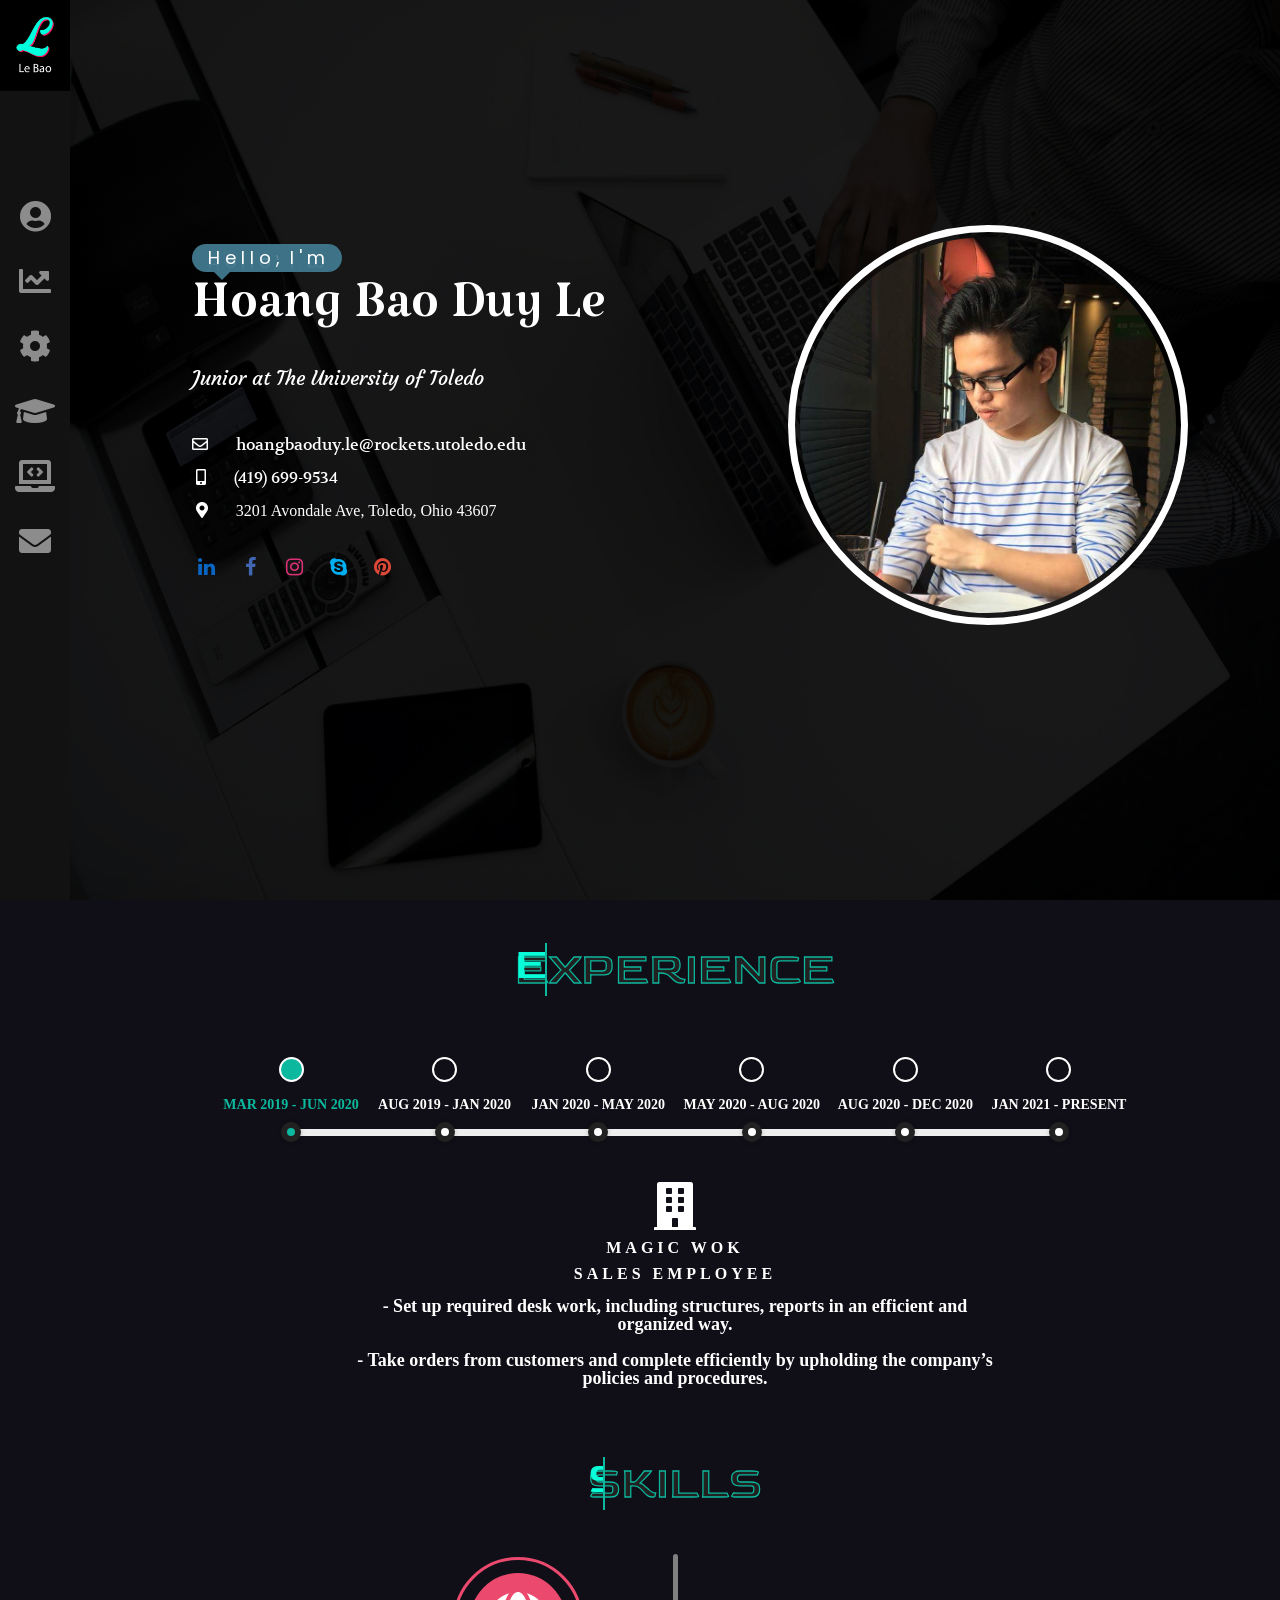
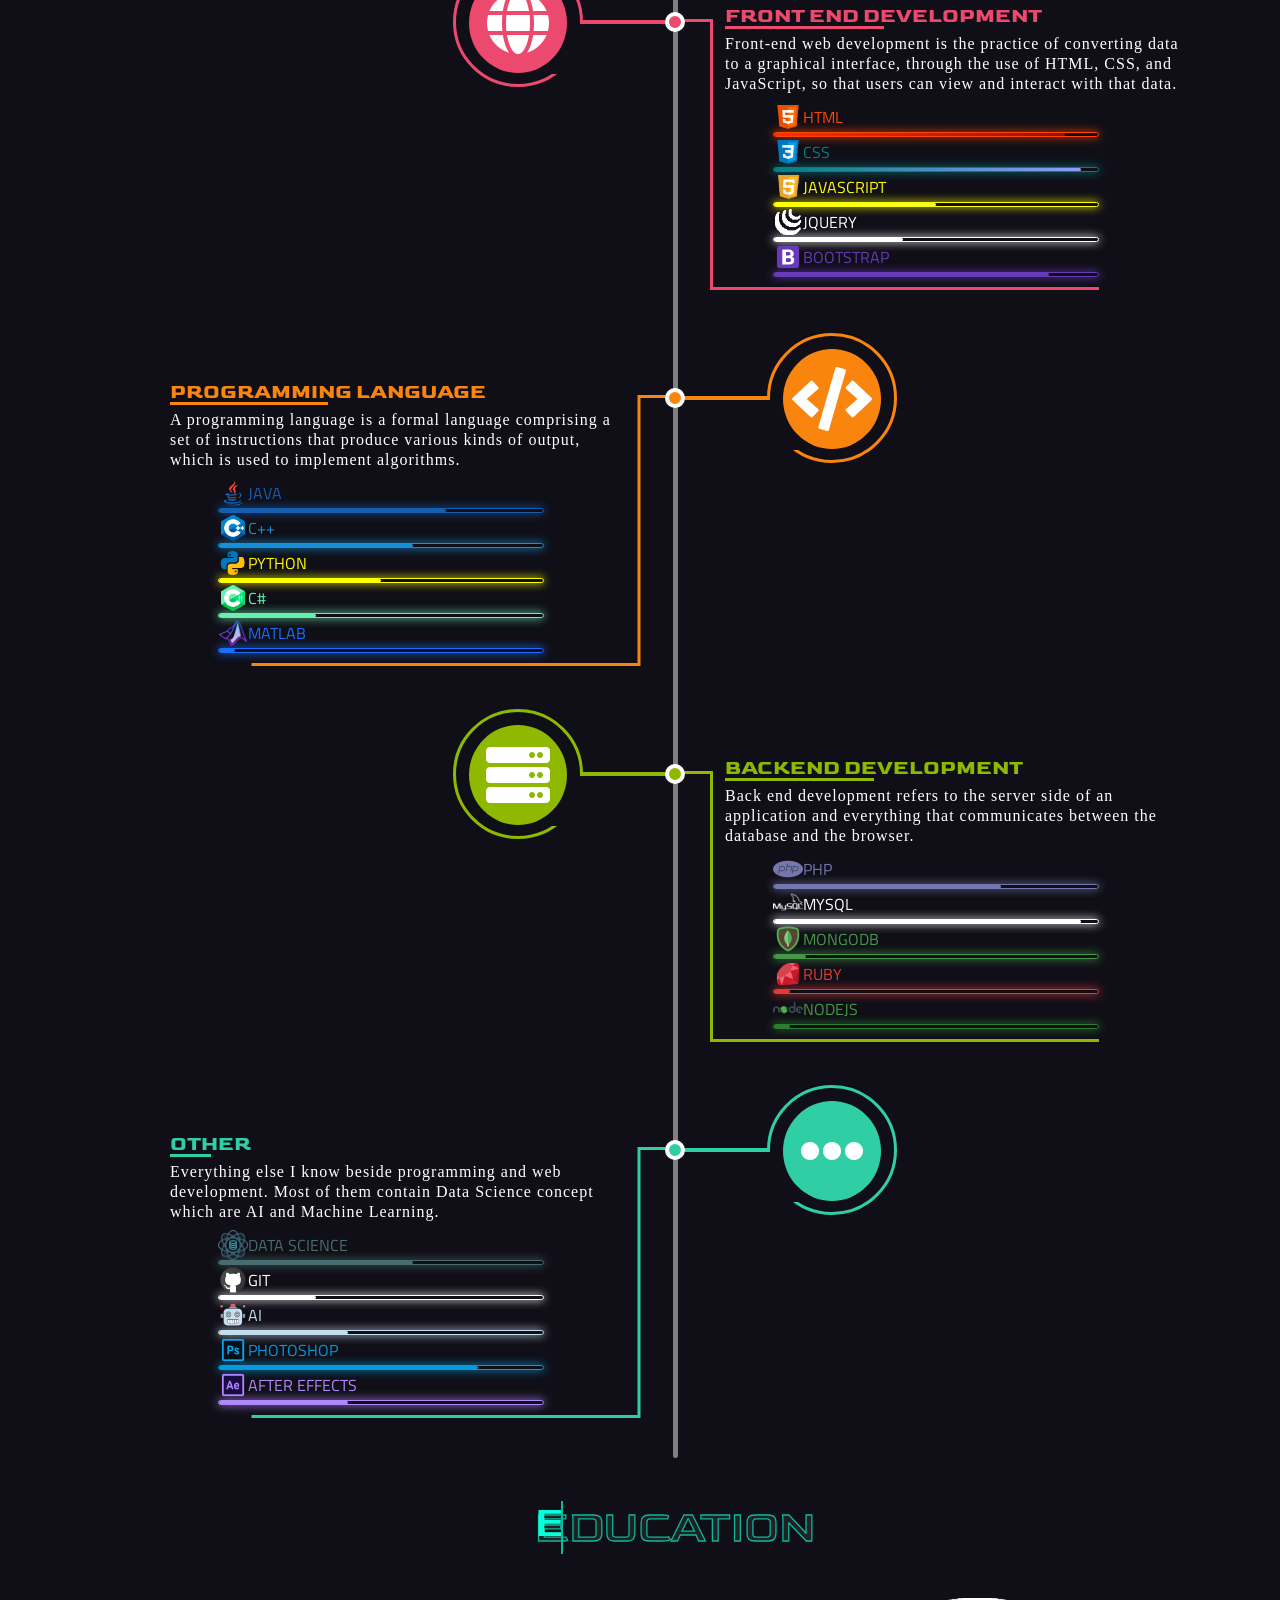
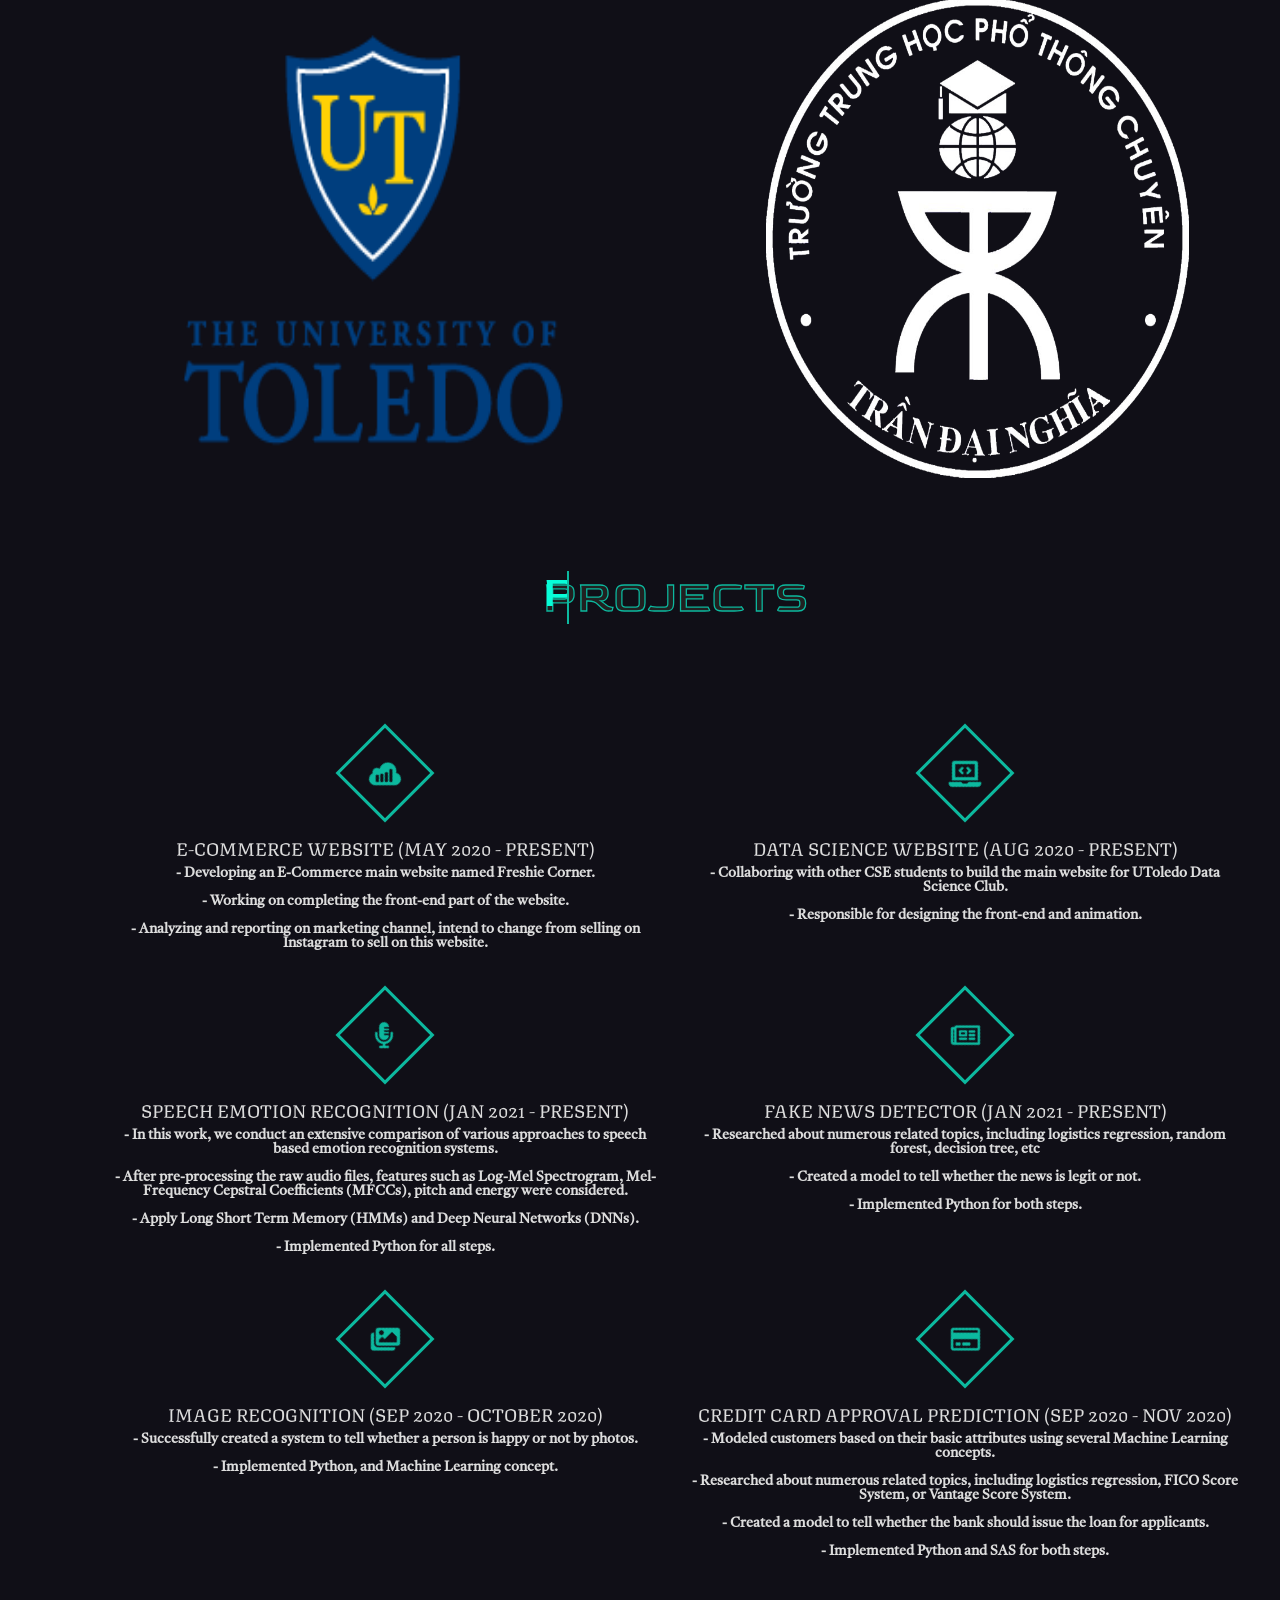
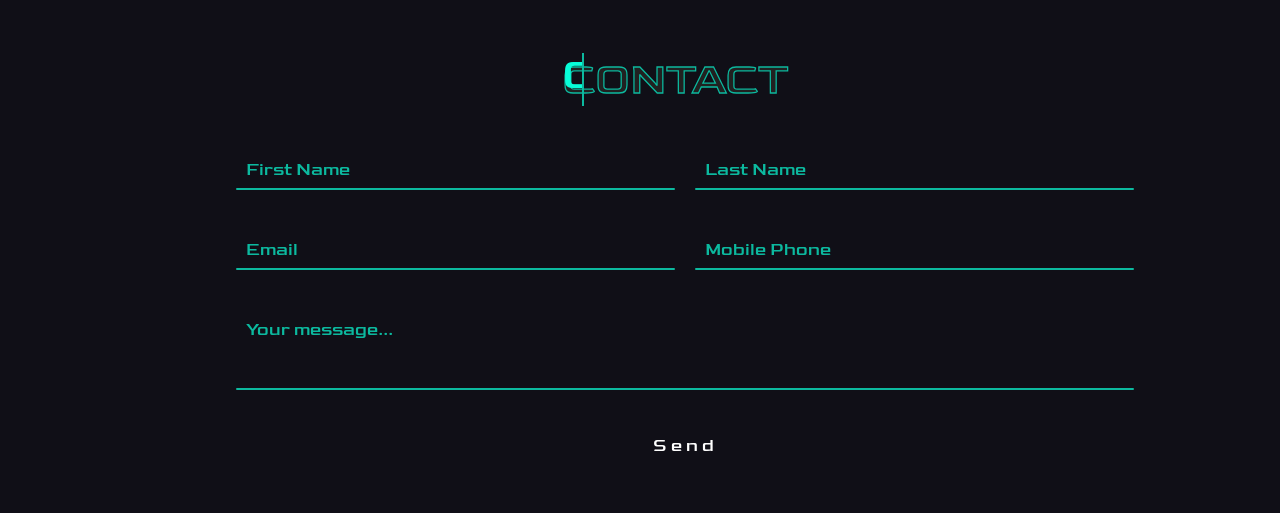
<file: contact.html>
<!DOCTYPE html>
<html lang="en">

<head>
    <meta charset="UTF-8">
    <meta name="viewport" content="width=device-width, initial-scale=1.0">

    <!-- Bootstrap CSS -->
    <link rel="stylesheet" href="https://stackpath.bootstrapcdn.com/bootstrap/4.1.3/css/bootstrap.min.css"
        integrity="sha384-MCw98/SFnGE8fJT3GXwEOngsV7Zt27NXFoaoApmYm81iuXoPkFOJwJ8ERdknLPMO" crossorigin="anonymous">

    <!--Font Awesome CSS-->
    <link rel="stylesheet" href="https://cdnjs.cloudflare.com/ajax/libs/font-awesome/4.7.0/css/font-awesome.min.css">
    <link rel="stylesheet" href="https://use.fontawesome.com/releases/v5.3.1/css/all.css">
    <!-- <link href="/your-path-to-fontawesome/css/fontawesome.css" rel="stylesheet">
    <link href="/your-path-to-fontawesome/css/brands.css" rel="stylesheet">
    <link href="/your-path-to-fontawesome/css/solid.css" rel="stylesheet"> -->

    <!--Icon on top-->
    <link rel="icon" href="assets/images/logo_top.png" />

    <!--Google Font-->
    <link rel="preconnect" href="https://fonts.gstatic.com">
    <link href="https://fonts.googleapis.com/css2?family=Montserrat:wght@700&display=swap" rel="stylesheet">
    <link rel="preconnect" href="https://fonts.gstatic.com">
    <link href="https://fonts.googleapis.com/css2?family=Catamaran:wght@800&display=swap" rel="stylesheet">
    <link rel="preconnect" href="https://fonts.gstatic.com">
    <link href="https://fonts.googleapis.com/css2?family=Titillium+Web:wght@700&display=swap" rel="stylesheet">
    <link rel="preconnect" href="https://fonts.gstatic.com">
    <link href="https://fonts.googleapis.com/css2?family=Goldman:wght@700&display=swap" rel="stylesheet">
    <link rel="preconnect" href="https://fonts.gstatic.com">
    <link href="https://fonts.googleapis.com/css2?family=Caveat&display=swap" rel="stylesheet">
    <link rel="preconnect" href="https://fonts.gstatic.com">
    <link href="https://fonts.googleapis.com/css2?family=Castoro:ital@1&display=swap" rel="stylesheet">
    <link rel="preconnect" href="https://fonts.gstatic.com">
    <link href="https://fonts.googleapis.com/css2?family=Texturina:wght@300&display=swap" rel="stylesheet">
    <link rel="preconnect" href="https://fonts.gstatic.com">
    <link href="https://fonts.googleapis.com/css2?family=Goldman&display=swap" rel="stylesheet">
    <link rel="preconnect" href="https://fonts.gstatic.com">
    <link href="https://fonts.googleapis.com/css2?family=Playfair+Display&display=swap" rel="stylesheet">
    <link rel="preconnect" href="https://fonts.gstatic.com">
    <link href="https://fonts.googleapis.com/css2?family=Poppins&display=swap" rel="stylesheet">
    <link rel="preconnect" href="https://fonts.gstatic.com">
    <link href="https://fonts.googleapis.com/css2?family=Courgette&display=swap" rel="stylesheet">
    <link rel="preconnect" href="https://fonts.gstatic.com">
    <link href="https://fonts.googleapis.com/css2?family=Volkhov&display=swap" rel="stylesheet">
    <link rel="preconnect" href="https://fonts.gstatic.com">
    <link href="https://fonts.googleapis.com/css2?family=Katibeh&display=swap" rel="stylesheet">



    <!--Custom CSS-->
    <link rel="stylesheet" href="styles/reset.css">
    <link rel="stylesheet" href="styles/about-section.css">
    <link rel="stylesheet" href="styles/experience-section.css">
    <link rel="stylesheet" href="styles/skill-section.css">
    <link rel="stylesheet" href="styles/education-section.css">
    <link rel="stylesheet" href="styles/project-section.css">
    <link rel="stylesheet" href="styles/contact-section.css">
    <link rel="stylesheet" href="styles/all.css">
    <link rel="stylesheet" href="styles/wavy.css">
    <link rel="stylesheet" href="styles/nav.css">
    <link rel="stylesheet" href="styles/transition.css">
    <link rel="stylesheet" href="styles/preloader.css">

    <title>Hoang Bao Duy Le</title>
</head>

<body>
    <div class="preloader">
        <div id="loader-container">
            <div class="loader-div">
                <div class="loader-div">
                    <div class="loader-div">
                        <div class="loader-div"></div>
                    </div>
                </div>
            </div>
        </div>
    </div>


    <!-- <div class="transition transition-2 is-active"></div> -->

    <!--Navigation-->
    <nav id="vertical">
        <div class="container-fluid">
            <div class="row">
                <!-- sidebar -->
                <div class="pl-0 pr-0 justify-content-center">
                    <img style="cursor: pointer;" onclick="goTop()" src="assets/images/logo.png" alt="">

                    <div class="navbar-item text-center">
                        <ul class="navbar-nav flex-column nav-icon">
                            <li class="nav-item">
                                <span>
                                    <i id="about-icon" class="fas fa-user-circle fa-2x"></i>
                                </span>

                                <span onclick="aboutSection()">
                                    <a style="cursor: pointer;" class="about-link nav-a" href="index.html">ABOUT</a>
                                    </a>
                                </span>
                            </li>

                            <li class="nav-item">
                                <span>
                                    <i id="experience-icon" class="fas fa-chart-line fa-2x"></i>
                                </span>

                                <span onclick="experienceSection()">
                                    <a style="cursor: pointer;" class="experience-link nav-a" href="experience.html">
                                        EXPERIENCE
                                    </a>
                                </span>
                            </li>

                            <li class="nav-item">
                                <span>
                                    <i id="skill-icon" class="fas fa-cog fa-2x"></i>
                                </span>

                                <span onclick="skillSection()">
                                    <a style="cursor: pointer;" class="skill-link nav-a" href="skill.html">SKILL
                                    </a>
                                </span>

                            </li>

                            <li class="nav-item">
                                <span>
                                    <i id="education-icon" class="fas fa-graduation-cap fa-2x"></i>
                                </span>

                                <span onclick="educationSection()">
                                    <a style="cursor: pointer;" class="education-link nav-a"
                                        href="education.html">EDUCATION
                                    </a>
                                </span>
                            </li>

                            <li class="nav-item">
                                <span>
                                    <i id="project-icon" class="fas fa-laptop-code fa-2x"></i>
                                </span>

                                <span onclick="projectSection()">
                                    <a style="cursor: pointer;" class="project-link nav-a" href="project.html">PROJECTS
                                    </a>
                                </span>
                            </li>

                            <li class="nav-item">
                                <span>
                                    <i id="contact-icon" class="fas fa-envelope fa-2x"></i>
                                </span>

                                <span onclick="contactSection()">
                                    <a style="cursor: pointer;" class="contact-link nav-a" href="contact.html">CONTACT
                                    </a>
                                </span>
                            </li>
                        </ul>
                    </div>

                    <!-- <div class="social-media justify-content-center">
                        <ul class="social-icon">
                            <li id="linkedin">
                                <a href="https://www.linkedin.com/in/hoang-bao-duy-le/"><i
                                        class="fab fa-linkedin-in"></i></a>
                            </li>

                            <li id="facebook">
                                <a href="https://www.facebook.com/baoduy2408"><i class="fab fa-facebook-f"></i></a>
                            </li>

                            <li id="instagram">
                                <a href=""><i class="fab fa-instagram"></i></a>
                            </li>
                        </ul>
                    </div> -->
                </div>
            </div>
        </div>
    </nav>

    <nav class="navbar navbar-expand justify-content-center" id="horizon">
        <div class="container-fluid">
            <img src="assets/images/logo.png" alt="" class="horizon-image pl-3" style="cursor: pointer;"
                onclick="goTop()">
            <div class="row horizon-row">
                <div class="navbar-item collapse navbar-collapse justify-content-center" id="horizon-navbar">
                    <ul class="navbar-nav justify-content-center">
                        <li class="nav-item horizon-item">
                            <span>
                                <i id="about-icon" class="fas fa-user-circle fa-2x"></i>
                            </span>

                            <span onclick="aboutSection()">
                                <a style="cursor: pointer;" class="about-link nav-a" href="index.html">ABOUT</a>
                                </a>
                            </span>
                        </li>

                        <li class="nav-item horizon-item">
                            <span>
                                <i id="experience-icon" class="fas fa-chart-line fa-2x"></i>
                            </span>

                            <span onclick="experienceSection()">
                                <a style="cursor: pointer;" class="experience-link nav-a" href="experience.html">
                                    EXPERIENCE
                                </a>
                            </span>
                        </li>

                        <li class="nav-item horizon-item">
                            <span>
                                <i id="skill-icon" class="fas fa-cog fa-2x"></i>
                            </span>

                            <span onclick="skillSection()">
                                <a style="cursor: pointer;" class="skill-link nav-a" href="skill.html">SKILL
                                </a>
                            </span>

                        </li>

                        <li class="nav-item horizon-item">
                            <span>
                                <i id="education-icon" class="fas fa-graduation-cap fa-2x"></i>
                            </span>

                            <span onclick="educationSection()">
                                <a style="cursor: pointer;" class="education-link nav-a" href="education.html">EDUCATION
                                </a>
                            </span>
                        </li>

                        <li class="nav-item horizon-item">
                            <span>
                                <i id="project-icon" class="fas fa-laptop-code fa-2x"></i>
                            </span>

                            <span onclick="projectSection()">
                                <a style="cursor: pointer;" class="project-link nav-a" href="project.html">PROJECTS
                                </a>
                            </span>
                        </li>

                        <li class="nav-item horizon-item">
                            <span>
                                <i id="contact-icon" class="fas fa-envelope fa-2x"></i>
                            </span>

                            <span onclick="contactSection()">
                                <a style="cursor: pointer;" class="contact-link nav-a" href="contact.html">CONTACT
                                </a>
                            </span>
                        </li>
                    </ul>
                </div>
            </div>
            <!-- <a id="linkedin-horizon" class="media-horizon pr-1" href="https://www.linkedin.com/in/hoang-bao-duy-le/"><i
                    class="fab fa-linkedin-in"></i></a>
            <a id="facebook-horizon" class="media-horizon px-1" href="https://www.facebook.com/baoduy2408"><i
                    class="fab fa-facebook-f"></i></a>
            <a id="instagram-horizon" class="media-horizon pl-1" href=""><i class="fab fa-instagram"></i></a> -->

            <button id="toggle-nav-button" class="border-0" type="button" data-toggle="collapse"
                data-target="#toggleNav" onclick="show_hide()">
                <svg width="35" height="35" viewBox="0 0 16 16" class="bi bi-chevron-double-down" fill="currentColor"
                    xmlns="http://www.w3.org/2000/svg">
                    <path fill-rule="evenodd"
                        d="M1.646 6.646a.5.5 0 0 1 .708 0L8 12.293l5.646-5.647a.5.5 0 0 1 .708.708l-6 6a.5.5 0 0 1-.708 0l-6-6a.5.5 0 0 1 0-.708z" />
                    <path fill-rule="evenodd"
                        d="M1.646 2.646a.5.5 0 0 1 .708 0L8 8.293l5.646-5.647a.5.5 0 0 1 .708.708l-6 6a.5.5 0 0 1-.708 0l-6-6a.5.5 0 0 1 0-.708z" />
                </svg>
            </button>
        </div>s
    </nav>

    <nav id="toggleNav" class="navbar navbar-expand container-fluid">
        <div class="navbar-item" id="item-toggle">
            <ul class="navbar-nav justify-content-between">
                <li class="nav-item toggle-item">
                    <span>
                        <i id="about-icon" class="fas fa-user-circle fa-2x"></i>
                    </span>

                    <span onclick="aboutSection()">
                        <a style="cursor: pointer;" class="about-link nav-a" href="index.html">ABOUT</a>
                        </a>
                    </span>
                </li>

                <li class="nav-item toggle-item">
                    <span>
                        <i id="experience-icon" class="fas fa-chart-line fa-2x"></i>
                    </span>

                    <span onclick="experienceSection()">
                        <a style="cursor: pointer;" class="experience-link nav-a" href="experience.html">
                            EXPERIENCE
                        </a>
                    </span>
                </li>

                <li class="nav-item toggle-item">
                    <span>
                        <i id="skill-icon" class="fas fa-cog fa-2x"></i>
                    </span>

                    <span onclick="skillSection()">
                        <a style="cursor: pointer;" class="skill-link nav-a" href="skill.html">SKILL
                        </a>
                    </span>

                </li>

                <li class="nav-item toggle-item">
                    <span>
                        <i id="education-icon" class="fas fa-graduation-cap fa-2x"></i>
                    </span>

                    <span onclick="educationSection()">
                        <a style="cursor: pointer;" class="education-link nav-a" href="education.html">EDUCATION
                        </a>
                    </span>
                </li>

                <li class="nav-item toggle-item">
                    <span>
                        <i id="project-icon" class="fas fa-laptop-code fa-2x"></i>
                    </span>

                    <span onclick="projectSection()">
                        <a style="cursor: pointer;" class="project-link nav-a" href="project.html">PROJECTS
                        </a>
                    </span>
                </li>

                <li class="nav-item toggle-item">
                    <span>
                        <i id="contact-icon" class="fas fa-envelope fa-2x"></i>
                    </span>

                    <span onclick="contactSection()">
                        <a style="cursor: pointer;" class="contact-link nav-a" href="contact.html">CONTACT
                        </a>
                    </span>
                </li>
            </ul>
        </div>
    </nav>

    <div class="modal-img">
        <img src="assets/images/education_section/toledo-logo.jpg" alt="">
        <div class="toledo-close"></div>
    </div>

    <div class="tdn-modal-img">
        <img src="assets/images/education_section/tdn-modal.jpg" alt="">
        <div class="tdn-close"></div>
    </div>


    <main>
        <div class="main-content">
            <section id="about-main">
                <img src="assets/images/about_section/background-dark.jpg" alt="" id="about-background">
                <div class="about-content">
                    <div class="about-page-container">
                        <div class="about-info text-white">
                            <div class="bubble d-flex justify-content-center align-items-center">
                                <p class="wavy">
                                    <span style="--i:1;">H</span>
                                    <span style="--i:2;">e</span>
                                    <span style="--i:3;">l</span>
                                    <span style="--i:4;">l</span>
                                    <span style="--i:5;">o</span>
                                    <span style="--i:6;">,</span>
                                    <span style="--i:7;"> </span>
                                    <span style="--i:8;">I</span>
                                    <span style="--i:9;">'</span>
                                    <span style="--i:10;">m</span>
                                    <!-- Hello, I am -->
                                </p>
                            </div>

                            <div class="about-attribute">
                                <p id="about-name" class="mb-3">Hoang Bao Duy Le</p>
                                <p id="about-title">Junior at The University of Toledo</p>
                                <p id="about-email"><i class="far fa-envelope mr-4 mt-5"></i>
                                    hoangbaoduy.le@rockets.utoledo.edu</p>
                                <p id="about-phone"><i class="fas fa-mobile-alt mr-4 mt-3"></i> (419) 699-9534</p>
                                <p id="about-address"><i class="fas fa-map-marker-alt mr-4 ml-1 mt-3"></i> 3201 Avondale
                                    Ave, Toledo, Ohio
                                    43607</p>
                            </div>

                            <div class="social-media mt-5 ml-5 text-white">
                                <ul>
                                    <li><a href="https://www.linkedin.com/in/hoang-bao-duy-le/"><span></span></a></li>
                                    <li><a href="https://www.facebook.com/baoduy2408"><span></span></a></li>
                                    <li><a href="https://www.instagram.com/mabulee/"><span></span></a></li>
                                    <li><a href="https://secure.skype.com/portal/overview"><span></span></a></li>
                                    <li><a href="https://www.pinterest.com/boduylhong/_saved/"><span></span></a></li>
                                </ul>
                            </div>
                        </div>

                        <div class="about-img">
                            <img src="assets/images/about_section/profile.jpg" alt="" id="about-image">
                        </div>
                    </div>

                </div>
            </section>

            <section id="experience-main" class="my-5">
                <h1 class="text-center">
                    <span data-text="EXPERIENCE" id="header" class="text-center">EXPERIENCE</span>
                </h1>

                <div class="experience-content">
                    <div class="experience-container">
                        <input type="radio" class="first" id="firstradio" name="bright" checked>
                        <input type="radio" class="second" id="secondradio" name="bright">
                        <input type="radio" class="third" id="thirdradio" name="bright">
                        <input type="radio" class="fourth" id="fourthradio" name="bright">
                        <input type="radio" class="fifth" id="fifthradio" name="bright">
                        <input type="radio" class="sixth" id="sixthradio" name="bright">

                        <div class="head">
                            <ul class="navlist">
                                <li class="st1 active" id="step1" onclick="showst1()">
                                    <h2 class="inner" id="first-inner">Mar 2019 - Jun 2020</h2>
                                </li>
                                <li class="st2" id="step2" onclick="showst2()">
                                    <h2 class="inner" id="second-inner">Aug 2019 - Jan 2020</h2>
                                </li>
                                <li class="st3" id="step3" onclick="showst3()">
                                    <h2 class="inner" id="third-inner">Jan 2020 - May 2020</h2>
                                </li>
                                <li class="st4" id="step4" onclick="showst4()">
                                    <h2 class="inner" id="fourth-inner">May 2020 - Aug 2020</h2>
                                </li>
                                <li class="st5" id="step5" onclick="showst5()">
                                    <h2 class="inner" id="fifth-inner">Aug 2020 - Dec 2020</h2>
                                </li>
                                <li class="st6" id="step6" onclick="showst6()">
                                    <h2 class="inner" id="sixth-inner">Jan 2021 - Present</h2>
                                </li>
                            </ul>

                            <div class="line">
                                <span></span>
                            </div>
                        </div>

                        <div class="experience-content">
                            <section class="first-section">
                                <span><i class="fas fa-building"></i></span>

                                <h2>Magic Wok</h2>
                                <h2>Sales Employee</h2>
                                <p>- Set up required desk work, including structures, reports in an efficient and
                                    organized way. <br> <br>
                                    - Take orders from customers and complete efficiently by upholding the company’s
                                    policies
                                    and procedures.</p>
                            </section>

                            <section class="second-section">
                                <span><img src="assets/images/education_section/toledo-logo.png" alt=""></span>

                                <h2>Undergraduate Teaching Assistant</h2>
                                <p>- Assisted students in homework and lab assignments. <br> <br>
                                    - Attended a training course on professional teaching. <br> <br>
                                    - Listened to student’s concerns and questions then communicate problems with the
                                    professor.</p>
                            </section>

                            <section class="third-section">
                                <span><img src="assets/images/education_section/toledo-logo.png" alt=""></span>

                                <h2>Programming Peer Tutor</h2>
                                <p>- Interpret the essential programming concepts for students in lab sessions. <br>
                                    <br>
                                    - Help students with their homework and monthly project given by the professor. <br>
                                    <br>
                                    - Teach first-year students to help them expand their knowledge about
                                    programming
                                </p>
                            </section>

                            <section class="fourth-section">
                                <span><img src="assets/images/education_section/toledo-logo.png" alt=""></span>
                                <h2>Academic Industry Immersion Seminar<br> (Alternative Co-op Course Due to COVID-19)
                                </h2>

                                <p>- Worked on a case study group to develop solutions for Matrix’s Case Study affected
                                    by a HAB event while aligning with EPA regulations. <br> <br>
                                    - Collaborated with team members from the University of Toledo to recommend the most
                                    appropriate response to the problem. <br> <br>
                                    - Completed online certifications via Lynda/LinkedIn to broaden technical skills
                                    such as Python and JavaScript Essential Training. <br> <br>
                                    - Completed KEEN Entrepreneurial Mindset Modules about Innovating to Solve Problems
                                    Under Organizational Constraints and Learning from Failures.</p>
                            </section>

                            <section class="fifth-section">
                                <span><img src="assets/images/education_section/datascience.png" alt="" width="200"
                                        height="200"></span>

                                <h2>Web Developer</h2>
                                <p>- Responsible for building, coding, and designing the official website. <br> <br>
                                    - Working on separate projects such as image recognition, credit application
                                    approval
                                    prediction.<br> <br>
                                    - Researching about machine learning, deep learning and neuron network.</p>
                            </section>

                            <section class="sixth-section">
                                <span><img src="assets/images/education_section/nysus-logo.png" alt="" width="200"
                                        height="100"></span>

                                <h2>System Software Developer Co-op</h2>
                                <p>- Maintain and update (mainly web-based) manufacturing software systems related to:
                                    just-in-time manufacturing execution system (MES),
                                    data collection systems, and web-based administrative applications. Many involving
                                    integration to PLCs. <br></br>
                                    - Participate in design efforts related to new system projects and support the
                                    implementation and ongoing use of these applications.<br></br>
                                    - Support existing applications using tools developed and MS SQL Server Management
                                    Studio.<br></br>
                                    - Ensure the reliability and accuracy of all systems implemented at Nysus
                                    Solutions.<br></br>
                                    - Work with the Lead Application Architect to design and deploy a robust
                                    architecture that will facilitate growth of new applications being developed and
                                    deployed.</p>
                            </section>
                        </div>
                    </div>
            </section>

            <section id="skill-main" class="my-5" data-aos="fade-down">
                <h1 class=" text-center">
                    <span data-text="SKILLS" id="header" class="text-center">SKILLS</span>
                </h1>

                <div class="container my-5">
                    <div class="row">
                        <div class="col-md-12">
                            <div class="main-timeline">
                                <a href="#" class="timeline" onclick="return false;">
                                    <div class="timeline-icon"><i class="fa fa-globe"></i></div>
                                    <div class="timeline-content">
                                        <h3 class="title title-web">Front End Development</h3>
                                        <p class="skill-description mb-2">
                                            Front-end web development is the practice of converting data to a graphical
                                            interface, through the use of HTML, CSS, and JavaScript, so that users can
                                            view and interact with that data.
                                        </p>

                                        <div id="html" class="pl-5">
                                            <div class="d-flex skill-item">
                                                <img src="assets/images/icon/html.png" alt="">
                                                <p id="html-text">HTML</p>
                                            </div>

                                            <div id="html-bar">
                                                <div id="html-finished-bar"></div>
                                            </div>
                                        </div>

                                        <div id="css" class="pl-5">
                                            <div class="d-flex skill-item">
                                                <img src="assets/images/icon/css.png" alt="">
                                                <p id="css-text">CSS</p>
                                            </div>

                                            <div id="css-bar">
                                                <div id="css-finished-bar"></div>
                                            </div>
                                        </div>

                                        <div id="javascript" class="pl-5">
                                            <div class="d-flex skill-item">
                                                <img src="assets/images/icon/js.png" alt="">
                                                <p id="js-text">JAVASCRIPT</p>
                                            </div>

                                            <div id="js-bar">
                                                <div id="js-finished-bar"></div>
                                            </div>
                                        </div>

                                        <div id="jquery" class="pl-5">
                                            <div class="d-flex skill-item">
                                                <img src="assets/images/icon/jquery.png" alt="">
                                                <p id="jquery-text">JQUERY</p>
                                            </div>

                                            <div id="jquery-bar">
                                                <div id="jquery-finished-bar"></div>
                                            </div>
                                        </div>

                                        <div id="bootstrap" class="pl-5">
                                            <div class="d-flex skill-item">
                                                <img src="assets/images/icon/bootstrap.png" alt="">
                                                <p id="bootstrap-text">BOOTSTRAP</p>
                                            </div>

                                            <div id="bootstrap-bar">
                                                <div id="bootstrap-finished-bar"></div>
                                            </div>
                                        </div>
                                    </div>
                                </a>
                                <a href="#" class="timeline" onclick="return false;">
                                    <div class="timeline-icon"><i class="fas fa-code"></i></div>
                                    <div class="timeline-content">
                                        <h3 class="title title-program">Programming Language</h3>
                                        <p class="skill-description mb-2">
                                            A programming language is a formal language comprising a set of instructions
                                            that produce various kinds of output, which is used to implement algorithms.
                                        </p>

                                        <div id="java" class="pl-5">
                                            <div class="d-flex skill-item">
                                                <img src="assets/images/icon/java.png" alt="">
                                                <p id="java-text">Java</p>
                                            </div>

                                            <div id="java-bar">
                                                <div id="java-finished-bar"></div>
                                            </div>
                                        </div>

                                        <div id="cpp" class="pl-5">
                                            <div class="d-flex skill-item">
                                                <img src="assets/images/icon/c++.png" alt="">
                                                <p id="cpp-text">C++</p>
                                            </div>

                                            <div id="cpp-bar">
                                                <div id="cpp-finished-bar"></div>
                                            </div>
                                        </div>

                                        <div id="python" class="pl-5">
                                            <div class="d-flex skill-item">
                                                <img src="assets/images/icon/python.png" alt="">
                                                <p id="python-text">PYTHON</p>
                                            </div>

                                            <div id="python-bar">
                                                <div id="python-finished-bar"></div>
                                            </div>
                                        </div>

                                        <div id="c_sharp" class="pl-5">
                                            <div class="d-flex skill-item">
                                                <img src="assets/images/icon/c_sharp.png" alt="">
                                                <p id="c_sharp-text">C#</p>
                                            </div>

                                            <div id="c_sharp-bar">
                                                <div id="c_sharp-finished-bar"></div>
                                            </div>
                                        </div>

                                        <div id="matlab" class="pl-5">
                                            <div class="d-flex skill-item">
                                                <img src="assets/images/icon/matlab.png" alt="">
                                                <p id="matlab-text">MATLAB</p>
                                            </div>

                                            <div id="matlab-bar">
                                                <div id="matlab-finished-bar"></div>
                                            </div>
                                        </div>
                                    </div>
                                </a>
                                <a href="#" class="timeline" onclick="return false;">
                                    <div class="timeline-icon"><i class="fas fa-server"></i></div>
                                    <div class="timeline-content">
                                        <h3 class="title title-backend">Backend Development</h3>
                                        <p class="skill-description mb-2">
                                            Back end development refers to the server side of an application and
                                            everything that communicates between the database and the browser.
                                        </p>

                                        <div id="php" class="pl-5">
                                            <div class="d-flex skill-item">
                                                <img src="assets/images/icon/php.png" alt="">
                                                <p id="php-text">PHP</p>
                                            </div>

                                            <div id="php-bar">
                                                <div id="php-finished-bar"></div>
                                            </div>
                                        </div>

                                        <div id="sql" class="pl-5">
                                            <div class="d-flex skill-item">
                                                <img src="assets/images/icon/sql.png" alt="">
                                                <p id="sql-text">MySQL</p>
                                            </div>

                                            <div id="sql-bar">
                                                <div id="sql-finished-bar"></div>
                                            </div>
                                        </div>

                                        <div id="mongoDB" class="pl-5">
                                            <div class="d-flex skill-item">
                                                <img src="assets/images/icon/mongoDB.png" alt="">
                                                <p id="mongoDB-text">MongoDB</p>
                                            </div>

                                            <div id="mongoDB-bar">
                                                <div id="mongoDB-finished-bar"></div>
                                            </div>
                                        </div>

                                        <div id="ruby" class="pl-5">
                                            <div class="d-flex skill-item">
                                                <img src="assets/images/icon/ruby.png" alt="">
                                                <p id="ruby-text">Ruby</p>
                                            </div>

                                            <div id="ruby-bar">
                                                <div id="ruby-finished-bar"></div>
                                            </div>
                                        </div>

                                        <div id="node" class="pl-5">
                                            <div class="d-flex skill-item">
                                                <img src="assets/images/icon/node.png" alt="">
                                                <p id="mongoDB-text">NodeJS</p>
                                            </div>

                                            <div id="node-bar">
                                                <div id="node-finished-bar"></div>
                                            </div>
                                        </div>
                                    </div>
                                </a>
                                <a href="#" class="timeline" onclick="return false;">
                                    <div class="timeline-icon"><i class="fas fa-ellipsis-h"></i></div>
                                    <div class="timeline-content">
                                        <h3 class="title title-other">Other</h3>
                                        <p class="skill-description mb-2">
                                            Everything else I know beside programming and web development. Most of them
                                            contain Data Science concept which are AI and Machine Learning.
                                        </p>

                                        <div id="datascience" class="pl-5">
                                            <div class="d-flex skill-item">
                                                <img src="assets/images/icon/datascience.png" alt="">
                                                <p id="datascience-text">Data Science</p>
                                            </div>

                                            <div id="datascience-bar">
                                                <div id="datascience-finished-bar"></div>
                                            </div>
                                        </div>

                                        <div id="git" class="pl-5">
                                            <div class="d-flex skill-item">
                                                <img src="assets/images/icon/git.png" alt="">
                                                <p id="git-text">Git</p>
                                            </div>

                                            <div id="git-bar">
                                                <div id="git-finished-bar"></div>
                                            </div>
                                        </div>

                                        <div id="AI" class="pl-5">
                                            <div class="d-flex skill-item">
                                                <img src="assets/images/icon/AI.png" alt="">
                                                <p id="AI-text">AI</p>
                                            </div>

                                            <div id="AI-bar">
                                                <div id="AI-finished-bar"></div>
                                            </div>
                                        </div>

                                        <div id="photoshop" class="pl-5">
                                            <div class="d-flex skill-item">
                                                <img src="assets/images/icon/photoshop.png" alt="">
                                                <p id="photoshop-text">Photoshop</p>
                                            </div>

                                            <div id="photoshop-bar">
                                                <div id="photoshop-finished-bar"></div>
                                            </div>
                                        </div>

                                        <div id="ae" class="pl-5">
                                            <div class="d-flex skill-item">
                                                <img src="assets/images/icon/ae.png" alt="">
                                                <p id="ae-text">After Effects</p>
                                            </div>

                                            <div id="ae-bar">
                                                <div id="ae-finished-bar"></div>
                                            </div>
                                        </div>
                                    </div>
                                </a>
                            </div>
                        </div>
                    </div>
                </div>
            </section>

            <section id="education-main">
                <h1 class="mb-5 text-center">
                    <span data-text="EDUCATION" id="header" class="text-center">EDUCATION</span>
                </h1>

                <div class="education-content">
                    <section class="toledo education-container mb-5">
                        <div class="education-thecard">
                            <div class="front">
                                <img src="assets/images/education_section/utoledo.png" alt="" class="front-img">
                            </div>

                            <div class="back" id="toledo-back">
                                <div class="header">
                                    <div class="header">
                                        <div class="hamburger-menu">
                                            <div class="center">

                                            </div>
                                        </div>
                                        <a href="" class="mail">
                                            <i class="far fa-envelope"></i>
                                        </a>

                                        <div class="toledo-main">
                                            <div class="toledo-img mt-3">
                                                <div class="toledo-hover">
                                                    <i class="fas fa-camera fa-2x"></i>
                                                </div>
                                            </div>
                                            <h3 class="fullname">Le Bao</h3>
                                            <h3 class="subname">College of Engineering</h3>
                                        </div>
                                    </div>
                                </div>

                                <div class="content justify-content-between align-items-center pt-4">
                                    <div class="left">
                                        <div class="about-container">
                                            <h2 class="title">University of Toledo</h2>
                                            <p class="text">Bachelor of Science</p>
                                            <p class="text">Major: Computer Science</p>
                                            <p class="text">Minor: Data Science</p>
                                        </div>

                                        <div class="icons-container">
                                            <a href="https://www.linkedin.com/in/hoang-bao-duy-le/"
                                                class="icon text-primary"><i class="fab fa-linkedin-in"></i></a>
                                            <a href="https://www.instagram.com/mabulee/" class="icon text-danger"><i
                                                    class="fab fa-instagram"></i></a>
                                            <a href="https://www.facebook.com/baoduy2408" class="icon text-info"><i
                                                    class="fab fa-facebook-f"></i></a>
                                            <a href="https://github.com/lehoangbaoduy" class="icon text-dark"><i
                                                    class="fab fa-github"></i></a>
                                        </div>

                                        <div class="buttons-wrapper">
                                            <div class="follow-wrap">
                                                <a href="" class="follow">Follow</a>
                                            </div>
                                            <div class="share-wrap">
                                                <a href="" class="share">Share</a>
                                            </div>
                                        </div>
                                    </div>

                                    <div class="right">
                                        <div>
                                            <h3 class="number">3.74</h3>
                                            <h3 class="number-title">GPA</h3>
                                        </div>
                                        <div>
                                            <h3 class="number">Aug 2018</h3>
                                            <h3 class="number-title">Start Date</h3>
                                        </div>
                                        <div>
                                            <h3 class="number">Dec 2022</h3>
                                            <h3 class="number-title">Graduation</h3>
                                        </div>
                                    </div>
                                </div>
                            </div>
                        </div>
                    </section>

                    <section class="tdn education-container mb-5" id="tdn-container">
                        <div class="education-thecard">
                            <div class="front d-flex justify-content-center align-items-center">
                                <img src="assets/images/education_section/tdn.png" alt="" class="front-img"
                                    id="tdn-front-img">
                            </div>


                            <div class="back" id="tdn-back">
                                <div class="header">
                                    <div class="hamburger-menu">
                                        <div class="center">

                                        </div>
                                    </div>
                                    <a href="" class="mail">
                                        <i class="far fa-envelope"></i>
                                    </a>

                                    <div class="tdn-main">
                                        <div class="tdn-img">
                                            <div class="tdn-hover">
                                                <i class="fas fa-camera fa-2x"></i>
                                            </div>
                                        </div>
                                        <h3 class="fullname">Le Hoang Bao Duy</h3>
                                        <h3 class="subname"></h3>
                                    </div>
                                </div>

                                <div class="content justify-content-between align-items-center pt-4">
                                    <div class="left">
                                        <div class="about-container">
                                            <h2 class="title">Tran Dai Nghia High School</h2>
                                            <p class="text">Natural Science</p>
                                            <p><br></p>
                                            <p><br></p>
                                        </div>

                                        <div class="icons-container">
                                            <a href="https://www.linkedin.com/in/hoang-bao-duy-le/"
                                                class="icon text-primary"><i class="fab fa-linkedin-in"></i></a>
                                            <a href="https://www.instagram.com/mabulee/" class="icon text-danger"><i
                                                    class="fab fa-instagram"></i></a>
                                            <a href="https://www.facebook.com/baoduy2408" class="icon text-info"><i
                                                    class="fab fa-facebook-f"></i></a>
                                            <a href="https://github.com/lehoangbaoduy" class="icon text-dark"><i
                                                    class="fab fa-github"></i></a>
                                        </div>

                                        <div class="buttons-wrapper">
                                            <div class="follow-wrap">
                                                <a href="" class="follow">Follow</a>
                                            </div>
                                            <div class="share-wrap">
                                                <a href="" class="share">Share</a>
                                            </div>
                                        </div>
                                    </div>

                                    <div class="right">
                                        <div>
                                            <h3 class="number">3.6</h3>
                                            <h3 class="number-title">GPA</h3>
                                        </div>
                                        <div>
                                            <h3 class="number">Aug 2015</h3>
                                            <h3 class="number-title">Start Date</h3>
                                        </div>
                                        <div>
                                            <h3 class="number">June 2018</h3>
                                            <h3 class="number-title">Graduation</h3>
                                        </div>
                                    </div>
                                </div>
                            </div>
                        </div>
                    </section>
                </div>
            </section>

            <section id="project-main" data-aos="flip-down">
                <h1 class="mb-5 text-center">
                    <span data-text="PROJECTS" id="header" class="text-center">PROJECTS</span>
                </h1>

                <div class="project-content">
                    <div class="project-section">
                        <div class="inner-width">
                            <div class="project-container">
                                <div class="project-box">
                                    <div class="project-icon">
                                        <i class="fab fa-sellsy"></i>
                                    </div>

                                    <div class="project-title">
                                        E-Commerce Website (May 2020 - Present)
                                    </div>

                                    <div class="project-description">
                                        - Developing an E-Commerce main website named Freshie Corner. <br>
                                        <br>
                                        - Working on completing the front-end part of the website. <br> <br>
                                        - Analyzing and reporting on marketing channel, intend to change from selling on
                                        Instagram to sell on this website.
                                    </div>
                                </div>


                                <div class="project-box">
                                    <div class="project-icon">
                                        <i class="fas fa-laptop-code"></i>
                                    </div>

                                    <div class="project-title">
                                        Data Science Website (Aug 2020 - Present)
                                    </div>

                                    <div class="project-description">
                                        - Collaboring with other CSE students to build the main website for UToledo Data
                                        Science Club. <br> <br>
                                        - Responsible for designing the front-end and animation.
                                    </div>
                                </div>

                                <div class="project-box">
                                    <div class="project-icon">
                                        <i class="fas fa-microphone-alt"></i>
                                    </div>

                                    <div class="project-title">
                                        Speech Emotion Recognition (Jan 2021 - Present)
                                    </div>

                                    <div class="project-description">
                                        - In this work, we conduct an extensive comparison of various approaches to
                                        speech based
                                        emotion recognition systems. <br> <br>
                                        - After pre-processing the raw audio files, features such as Log-Mel
                                        Spectrogram,
                                        Mel-Frequency Cepstral Coefficients (MFCCs), pitch and energy were considered.
                                        <br> <br>
                                        - Apply Long Short Term Memory (HMMs) and Deep Neural Networks (DNNs). <br> <br>
                                        - Implemented Python for all steps.
                                    </div>
                                </div>

                                <div class="project-box" id="credit">
                                    <div class="project-icon">
                                        <i class="far fa-newspaper"></i>
                                    </div>

                                    <div class="project-title">
                                        Fake News Detector (Jan 2021 - Present)
                                    </div>

                                    <div class="project-description">
                                        - Researched about numerous related topics, including logistics regression,
                                        random forest, decision tree, etc <br> <br>
                                        - Created a model to tell whether the news is legit or not. <br> <br>
                                        - Implemented Python for both steps.
                                    </div>
                                </div>

                                <div class="project-box">
                                    <div class="project-icon">
                                        <i class="fas fa-images"></i>
                                    </div>

                                    <div class="project-title">
                                        Image Recognition (Sep 2020 - October 2020)
                                    </div>

                                    <div class="project-description">
                                        - Successfully created a system to tell whether a person is happy or not by
                                        photos. <br> <br>
                                        - Implemented Python, and Machine Learning concept. <br> <br>
                                        <span id="disappear-text">- Analyzing and reporting on marketing channel, intend
                                            to change from
                                            selling on
                                            Instagram to sell on this website.</span>
                                    </div>
                                </div>

                                <div class="project-box" id="credit">
                                    <div class="project-icon">
                                        <i class="far fa-credit-card"></i>
                                    </div>

                                    <div class="project-title">
                                        Credit Card Approval Prediction (Sep 2020 - Nov 2020)
                                    </div>

                                    <div class="project-description">
                                        - Modeled customers based on their basic attributes using several Machine
                                        Learning concepts. <br> <br>
                                        - Researched about numerous related topics, including logistics regression, FICO
                                        Score System, or Vantage Score System. <br> <br>
                                        - Created a model to tell whether the bank should issue the loan for
                                        applicants. <br> <br>
                                        - Implemented Python and SAS for both steps.
                                    </div>
                                </div>
                            </div>
                        </div>
                    </div>
                </div>
            </section>

            <section id="contact-main" data-aos="zoom-out">
                <h1 class="mb-5 text-center">
                    <span data-text="CONTACT" id="header" class="text-center">CONTACT</span>
                </h1>

                <div class="contact-content" data-aos="fade-left">
                    <div class="contact-container">
                        <form action="https://formspree.io/f/mrgojkvl" method="POST" id="contact-form"
                            autocomplete="off">
                            <div class="row">
                                <div class="col">
                                    <div class="inputBox">
                                        <input type="text" name="firstName" required id="inputFirstName">
                                        <span class="contact-text">First Name</span>
                                        <span class="contact-line"></span>
                                    </div>
                                </div>
                                <div class="col">
                                    <div class="inputBox">
                                        <input type="text" name="lastName" required id="inputLastName">
                                        <span class="contact-text">Last Name</span>
                                        <span class="contact-line"></span>
                                    </div>
                                </div>
                            </div>

                            <div class="row">
                                <div class="col">
                                    <div class="inputBox">
                                        <input type="text" name="email" required id="inputEmail">
                                        <span class="contact-text">Email</span>
                                        <span class="contact-line"></span>
                                    </div>
                                </div>
                                <div class="col">
                                    <div class="inputBox">
                                        <input type="text" name="mobile" required id="inputMobile">
                                        <span class="contact-text">Mobile Phone</span>
                                        <span class="contact-line"></span>
                                    </div>
                                </div>
                            </div>

                            <div class="row">
                                <div class="col">
                                    <div class="inputBox textarea">
                                        <textarea required rows="10" name="message" id="inputMessage"></textarea>
                                        <span class="contact-text">Your message...</span>
                                        <span class="contact-line"></span>
                                    </div>
                                </div>
                            </div>

                            <div class="row">
                                <div class="col">
                                    <button id="my-form-button" href="#">
                                        <span></span>
                                        <span></span>
                                        <span></span>
                                        <span></span>
                                        Send
                                    </button>
                                </div>
                            </div>

                            <div class="row">
                                <div class="col">
                                    <p id="my-form-status"></p>
                                </div>
                            </div>
                        </form>
                    </div>
                </div>
            </section>
        </div>
    </main>

    <!--Custom JavaScript-->
    <script src="js/transition.js"></script>
    <script src="js/collapse.js"></script>
    <script src="js/modal.js"></script>
    <script src="js/timeline.js"></script>
    <script src="js/sendEmail.js"></script>
    <!-- <script src="js/active.js"></script> -->
    <!-- <script src="js/scrolling.js"></script> -->

    <script>
        let contact = document.querySelector("#contact-main");
        window.scrollTo(0, contact.offsetTop);
    </script>


    <!--Bootsrap JavaScript-->
    <script src="https://code.jquery.com/jquery-3.3.1.slim.min.js"
        integrity="sha384-q8i/X+965DzO0rT7abK41JStQIAqVgRVzpbzo5smXKp4YfRvH+8abtTE1Pi6jizo"
        crossorigin="anonymous"></script>
    <script src="https://cdnjs.cloudflare.com/ajax/libs/popper.js/1.14.3/umd/popper.min.js"
        integrity="sha384-ZMP7rVo3mIykV+2+9J3UJ46jBk0WLaUAdn689aCwoqbBJiSnjAK/l8WvCWPIPm49"
        crossorigin="anonymous"></script>
    <script src="https://stackpath.bootstrapcdn.com/bootstrap/4.1.3/js/bootstrap.min.js"
        integrity="sha384-ChfqqxuZUCnJSK3+MXmPNIyE6ZbWh2IMqE241rYiqJxyMiZ6OW/JmZQ5stwEULTy"
        crossorigin="anonymous"></script>
</body>

</html>
</file>
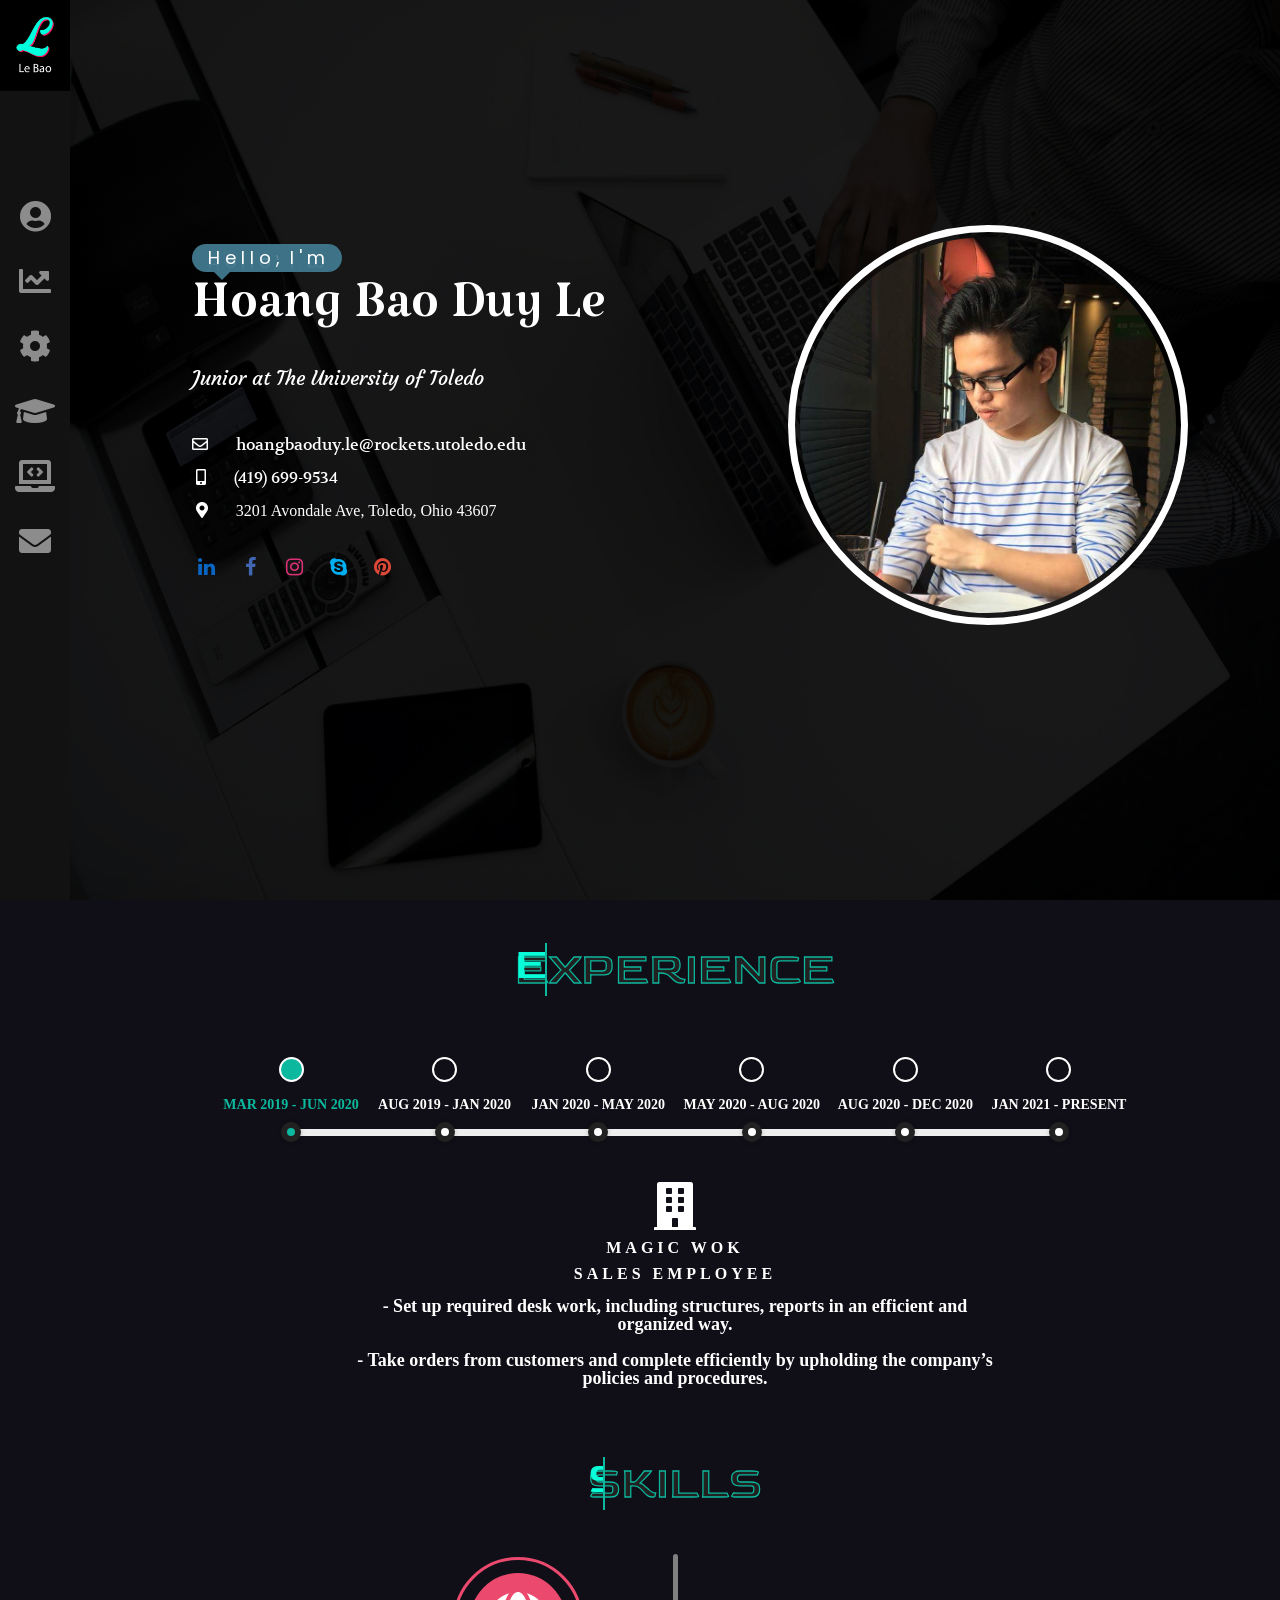
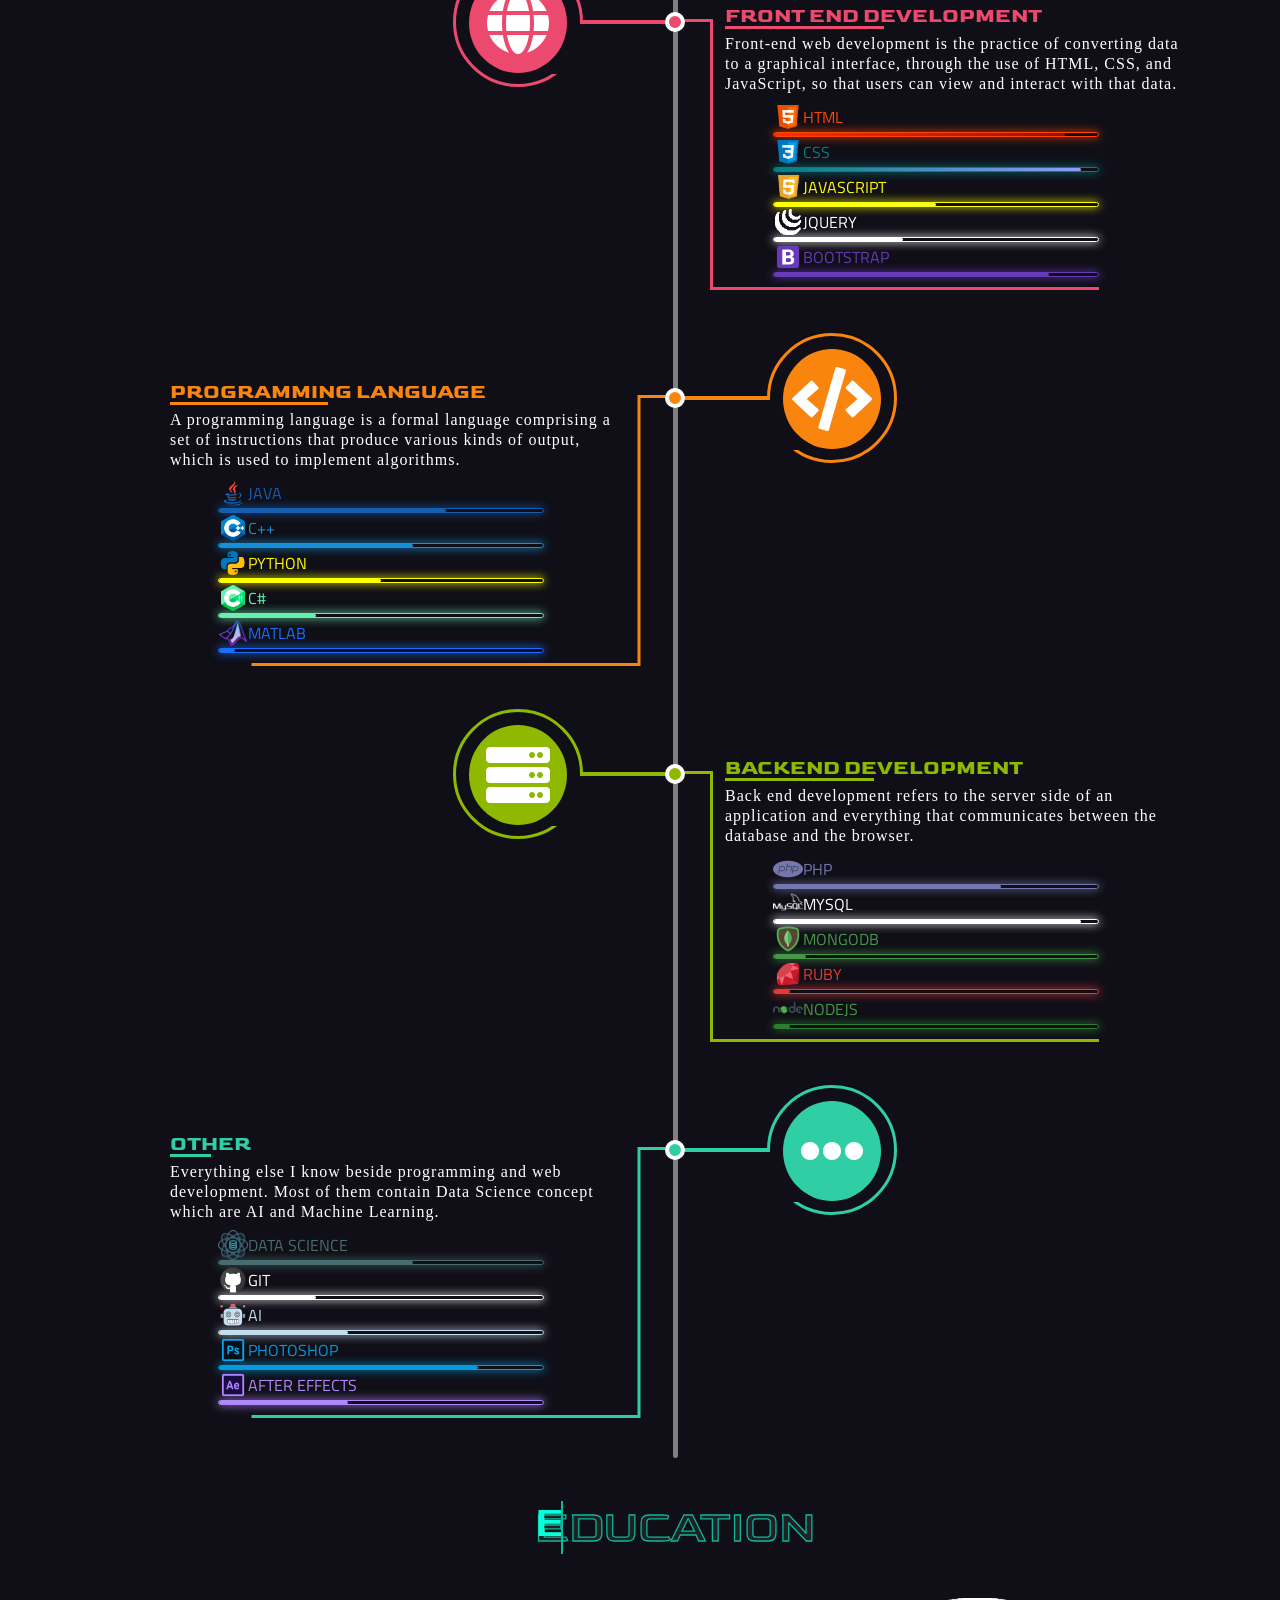
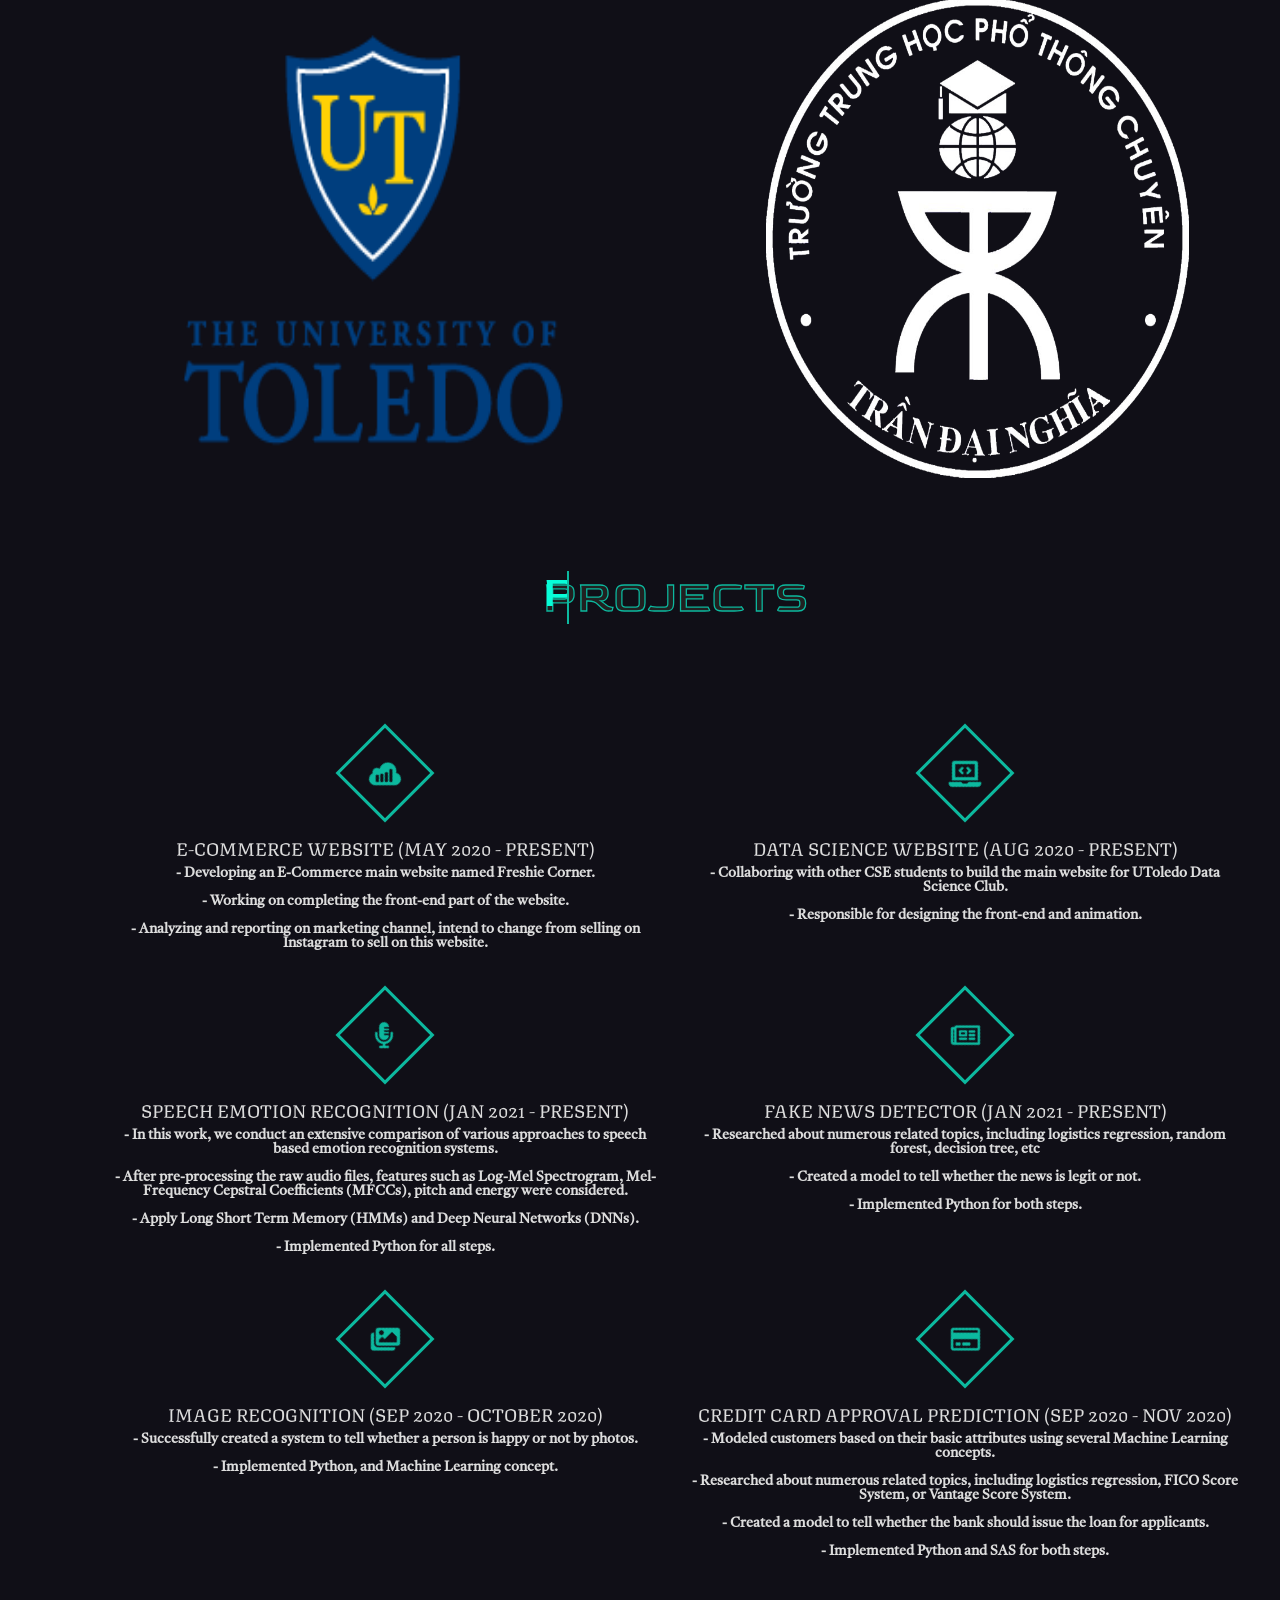
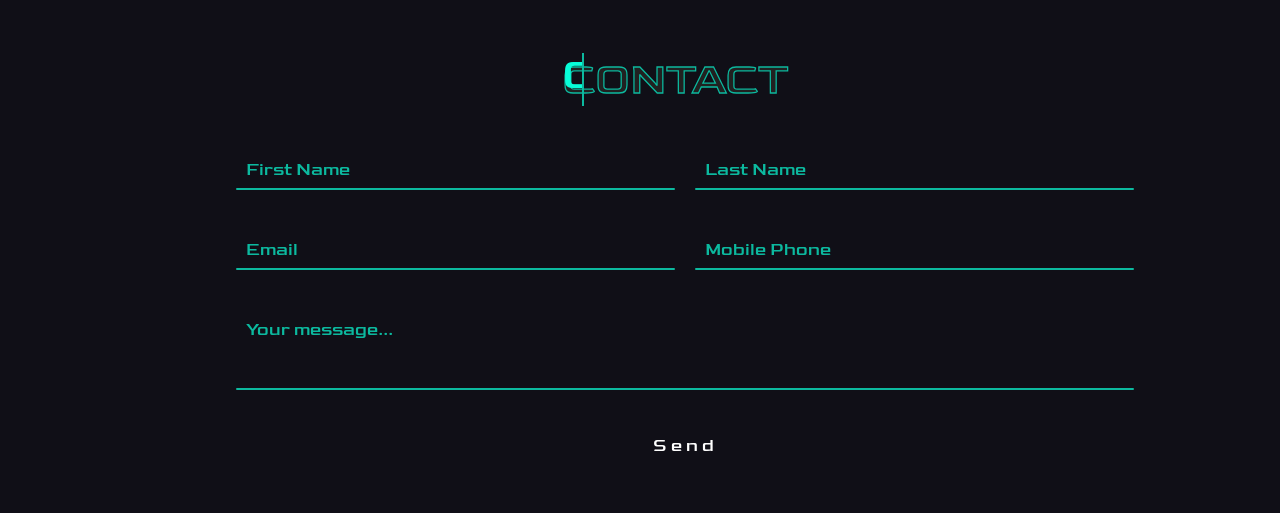
<file: education.html>
<!DOCTYPE html>
<html lang="en">

<head>
    <meta charset="UTF-8">
    <meta name="viewport" content="width=device-width, initial-scale=1.0">

    <!-- Bootstrap CSS -->
    <link rel="stylesheet" href="https://stackpath.bootstrapcdn.com/bootstrap/4.1.3/css/bootstrap.min.css"
        integrity="sha384-MCw98/SFnGE8fJT3GXwEOngsV7Zt27NXFoaoApmYm81iuXoPkFOJwJ8ERdknLPMO" crossorigin="anonymous">

    <!--Font Awesome CSS-->
    <link rel="stylesheet" href="https://cdnjs.cloudflare.com/ajax/libs/font-awesome/4.7.0/css/font-awesome.min.css">
    <link rel="stylesheet" href="https://use.fontawesome.com/releases/v5.3.1/css/all.css">
    <!-- <link href="/your-path-to-fontawesome/css/fontawesome.css" rel="stylesheet">
    <link href="/your-path-to-fontawesome/css/brands.css" rel="stylesheet">
    <link href="/your-path-to-fontawesome/css/solid.css" rel="stylesheet"> -->

    <!--Icon on top-->
    <link rel="icon" href="assets/images/logo_top.png" />

    <!--Google Font-->
    <link rel="preconnect" href="https://fonts.gstatic.com">
    <link href="https://fonts.googleapis.com/css2?family=Montserrat:wght@700&display=swap" rel="stylesheet">
    <link rel="preconnect" href="https://fonts.gstatic.com">
    <link href="https://fonts.googleapis.com/css2?family=Catamaran:wght@800&display=swap" rel="stylesheet">
    <link rel="preconnect" href="https://fonts.gstatic.com">
    <link href="https://fonts.googleapis.com/css2?family=Titillium+Web:wght@700&display=swap" rel="stylesheet">
    <link rel="preconnect" href="https://fonts.gstatic.com">
    <link href="https://fonts.googleapis.com/css2?family=Goldman:wght@700&display=swap" rel="stylesheet">
    <link rel="preconnect" href="https://fonts.gstatic.com">
    <link href="https://fonts.googleapis.com/css2?family=Caveat&display=swap" rel="stylesheet">
    <link rel="preconnect" href="https://fonts.gstatic.com">
    <link href="https://fonts.googleapis.com/css2?family=Castoro:ital@1&display=swap" rel="stylesheet">
    <link rel="preconnect" href="https://fonts.gstatic.com">
    <link href="https://fonts.googleapis.com/css2?family=Texturina:wght@300&display=swap" rel="stylesheet">
    <link rel="preconnect" href="https://fonts.gstatic.com">
    <link href="https://fonts.googleapis.com/css2?family=Goldman&display=swap" rel="stylesheet">
    <link rel="preconnect" href="https://fonts.gstatic.com">
    <link href="https://fonts.googleapis.com/css2?family=Playfair+Display&display=swap" rel="stylesheet">
    <link rel="preconnect" href="https://fonts.gstatic.com">
    <link href="https://fonts.googleapis.com/css2?family=Poppins&display=swap" rel="stylesheet">
    <link rel="preconnect" href="https://fonts.gstatic.com">
    <link href="https://fonts.googleapis.com/css2?family=Courgette&display=swap" rel="stylesheet">
    <link rel="preconnect" href="https://fonts.gstatic.com">
    <link href="https://fonts.googleapis.com/css2?family=Volkhov&display=swap" rel="stylesheet">
    <link rel="preconnect" href="https://fonts.gstatic.com">
    <link href="https://fonts.googleapis.com/css2?family=Katibeh&display=swap" rel="stylesheet">



    <!--Custom CSS-->
    <link rel="stylesheet" href="styles/reset.css">
    <link rel="stylesheet" href="styles/about-section.css">
    <link rel="stylesheet" href="styles/experience-section.css">
    <link rel="stylesheet" href="styles/skill-section.css">
    <link rel="stylesheet" href="styles/education-section.css">
    <link rel="stylesheet" href="styles/project-section.css">
    <link rel="stylesheet" href="styles/contact-section.css">
    <link rel="stylesheet" href="styles/all.css">
    <link rel="stylesheet" href="styles/wavy.css">
    <link rel="stylesheet" href="styles/nav.css">
    <link rel="stylesheet" href="styles/transition.css">
    <link rel="stylesheet" href="styles/preloader.css">
    <title>Hoang Bao Duy Le</title>
</head>

<body>
    <div class="preloader">
        <div id="loader-container">
            <div class="loader-div">
                <div class="loader-div">
                    <div class="loader-div">
                        <div class="loader-div"></div>
                    </div>
                </div>
            </div>
        </div>
    </div>


    <!-- <div class="transition transition-2 is-active"></div> -->

    <!--Navigation-->
    <nav id="vertical">
        <div class="container-fluid">
            <div class="row">
                <!-- sidebar -->
                <div class="pl-0 pr-0 justify-content-center">
                    <img style="cursor: pointer;" onclick="goTop()" src="assets/images/logo.png" alt="">

                    <div class="navbar-item text-center">
                        <ul class="navbar-nav flex-column nav-icon">
                            <li class="nav-item">
                                <span>
                                    <i id="about-icon" class="fas fa-user-circle fa-2x"></i>
                                </span>

                                <span onclick="aboutSection()">
                                    <a style="cursor: pointer;" class="about-link nav-a" href="index.html">ABOUT</a>
                                    </a>
                                </span>
                            </li>

                            <li class="nav-item">
                                <span>
                                    <i id="experience-icon" class="fas fa-chart-line fa-2x"></i>
                                </span>

                                <span onclick="experienceSection()">
                                    <a style="cursor: pointer;" class="experience-link nav-a" href="experience.html">
                                        EXPERIENCE
                                    </a>
                                </span>
                            </li>

                            <li class="nav-item">
                                <span>
                                    <i id="skill-icon" class="fas fa-cog fa-2x"></i>
                                </span>

                                <span onclick="skillSection()">
                                    <a style="cursor: pointer;" class="skill-link nav-a" href="skill.html">SKILL
                                    </a>
                                </span>

                            </li>

                            <li class="nav-item">
                                <span>
                                    <i id="education-icon" class="fas fa-graduation-cap fa-2x"></i>
                                </span>

                                <span onclick="educationSection()">
                                    <a style="cursor: pointer;" class="education-link nav-a"
                                        href="education.html">EDUCATION
                                    </a>
                                </span>
                            </li>

                            <li class="nav-item">
                                <span>
                                    <i id="project-icon" class="fas fa-laptop-code fa-2x"></i>
                                </span>

                                <span onclick="projectSection()">
                                    <a style="cursor: pointer;" class="project-link nav-a" href="project.html">PROJECTS
                                    </a>
                                </span>
                            </li>

                            <li class="nav-item">
                                <span>
                                    <i id="contact-icon" class="fas fa-envelope fa-2x"></i>
                                </span>

                                <span onclick="contactSection()">
                                    <a style="cursor: pointer;" class="contact-link nav-a" href="contact.html">CONTACT
                                    </a>
                                </span>
                            </li>
                        </ul>
                    </div>

                    <!-- <div class="social-media justify-content-center">
                        <ul class="social-icon">
                            <li id="linkedin">
                                <a href="https://www.linkedin.com/in/hoang-bao-duy-le/"><i
                                        class="fab fa-linkedin-in"></i></a>
                            </li>

                            <li id="facebook">
                                <a href="https://www.facebook.com/baoduy2408"><i class="fab fa-facebook-f"></i></a>
                            </li>

                            <li id="instagram">
                                <a href=""><i class="fab fa-instagram"></i></a>
                            </li>
                        </ul>
                    </div> -->
                </div>
            </div>
        </div>
    </nav>

    <nav class="navbar navbar-expand justify-content-center" id="horizon">
        <div class="container-fluid">
            <img src="assets/images/logo.png" alt="" class="horizon-image pl-3" style="cursor: pointer;"
                onclick="goTop()">
            <div class="row horizon-row">
                <div class="navbar-item collapse navbar-collapse justify-content-center" id="horizon-navbar">
                    <ul class="navbar-nav justify-content-center">
                        <li class="nav-item horizon-item">
                            <span>
                                <i id="about-icon" class="fas fa-user-circle fa-2x"></i>
                            </span>

                            <span onclick="aboutSection()">
                                <a style="cursor: pointer;" class="about-link nav-a" href="index.html">ABOUT</a>
                                </a>
                            </span>
                        </li>

                        <li class="nav-item horizon-item">
                            <span>
                                <i id="experience-icon" class="fas fa-chart-line fa-2x"></i>
                            </span>

                            <span onclick="experienceSection()">
                                <a style="cursor: pointer;" class="experience-link nav-a" href="experience.html">
                                    EXPERIENCE
                                </a>
                            </span>
                        </li>

                        <li class="nav-item horizon-item">
                            <span>
                                <i id="skill-icon" class="fas fa-cog fa-2x"></i>
                            </span>

                            <span onclick="skillSection()">
                                <a style="cursor: pointer;" class="skill-link nav-a" href="skill.html">SKILL
                                </a>
                            </span>

                        </li>

                        <li class="nav-item horizon-item">
                            <span>
                                <i id="education-icon" class="fas fa-graduation-cap fa-2x"></i>
                            </span>

                            <span onclick="educationSection()">
                                <a style="cursor: pointer;" class="education-link nav-a" href="education.html">EDUCATION
                                </a>
                            </span>
                        </li>

                        <li class="nav-item horizon-item">
                            <span>
                                <i id="project-icon" class="fas fa-laptop-code fa-2x"></i>
                            </span>

                            <span onclick="projectSection()">
                                <a style="cursor: pointer;" class="project-link nav-a" href="project.html">PROJECTS
                                </a>
                            </span>
                        </li>

                        <li class="nav-item horizon-item">
                            <span>
                                <i id="contact-icon" class="fas fa-envelope fa-2x"></i>
                            </span>

                            <span onclick="contactSection()">
                                <a style="cursor: pointer;" class="contact-link nav-a" href="contact.html">CONTACT
                                </a>
                            </span>
                        </li>
                    </ul>
                </div>
            </div>
            <!-- <a id="linkedin-horizon" class="media-horizon pr-1" href="https://www.linkedin.com/in/hoang-bao-duy-le/"><i
                    class="fab fa-linkedin-in"></i></a>
            <a id="facebook-horizon" class="media-horizon px-1" href="https://www.facebook.com/baoduy2408"><i
                    class="fab fa-facebook-f"></i></a>
            <a id="instagram-horizon" class="media-horizon pl-1" href=""><i class="fab fa-instagram"></i></a> -->

            <button id="toggle-nav-button" class="border-0" type="button" data-toggle="collapse"
                data-target="#toggleNav" onclick="show_hide()">
                <svg width="35" height="35" viewBox="0 0 16 16" class="bi bi-chevron-double-down" fill="currentColor"
                    xmlns="http://www.w3.org/2000/svg">
                    <path fill-rule="evenodd"
                        d="M1.646 6.646a.5.5 0 0 1 .708 0L8 12.293l5.646-5.647a.5.5 0 0 1 .708.708l-6 6a.5.5 0 0 1-.708 0l-6-6a.5.5 0 0 1 0-.708z" />
                    <path fill-rule="evenodd"
                        d="M1.646 2.646a.5.5 0 0 1 .708 0L8 8.293l5.646-5.647a.5.5 0 0 1 .708.708l-6 6a.5.5 0 0 1-.708 0l-6-6a.5.5 0 0 1 0-.708z" />
                </svg>
            </button>
        </div>s
    </nav>

    <nav id="toggleNav" class="navbar navbar-expand container-fluid">
        <div class="navbar-item" id="item-toggle">
            <ul class="navbar-nav justify-content-between">
                <li class="nav-item toggle-item">
                    <span>
                        <i id="about-icon" class="fas fa-user-circle fa-2x"></i>
                    </span>

                    <span onclick="aboutSection()">
                        <a style="cursor: pointer;" class="about-link nav-a" href="index.html">ABOUT</a>
                        </a>
                    </span>
                </li>

                <li class="nav-item toggle-item">
                    <span>
                        <i id="experience-icon" class="fas fa-chart-line fa-2x"></i>
                    </span>

                    <span onclick="experienceSection()">
                        <a style="cursor: pointer;" class="experience-link nav-a" href="experience.html">
                            EXPERIENCE
                        </a>
                    </span>
                </li>

                <li class="nav-item toggle-item">
                    <span>
                        <i id="skill-icon" class="fas fa-cog fa-2x"></i>
                    </span>

                    <span onclick="skillSection()">
                        <a style="cursor: pointer;" class="skill-link nav-a" href="skill.html">SKILL
                        </a>
                    </span>

                </li>

                <li class="nav-item toggle-item">
                    <span>
                        <i id="education-icon" class="fas fa-graduation-cap fa-2x"></i>
                    </span>

                    <span onclick="educationSection()">
                        <a style="cursor: pointer;" class="education-link nav-a" href="education.html">EDUCATION
                        </a>
                    </span>
                </li>

                <li class="nav-item toggle-item">
                    <span>
                        <i id="project-icon" class="fas fa-laptop-code fa-2x"></i>
                    </span>

                    <span onclick="projectSection()">
                        <a style="cursor: pointer;" class="project-link nav-a" href="project.html">PROJECTS
                        </a>
                    </span>
                </li>

                <li class="nav-item toggle-item">
                    <span>
                        <i id="contact-icon" class="fas fa-envelope fa-2x"></i>
                    </span>

                    <span onclick="contactSection()">
                        <a style="cursor: pointer;" class="contact-link nav-a" href="contact.html">CONTACT
                        </a>
                    </span>
                </li>
            </ul>
        </div>
    </nav>

    <div class="modal-img">
        <img src="assets/images/education_section/toledo-logo.jpg" alt="">
        <div class="toledo-close"></div>
    </div>

    <div class="tdn-modal-img">
        <img src="assets/images/education_section/tdn-modal.jpg" alt="">
        <div class="tdn-close"></div>
    </div>


    <main>
        <div class="main-content">
            <section id="about-main">
                <img src="assets/images/about_section/background-dark.jpg" alt="" id="about-background">
                <div class="about-content">
                    <div class="about-page-container">
                        <div class="about-info text-white">
                            <div class="bubble d-flex justify-content-center align-items-center">
                                <p class="wavy">
                                    <span style="--i:1;">H</span>
                                    <span style="--i:2;">e</span>
                                    <span style="--i:3;">l</span>
                                    <span style="--i:4;">l</span>
                                    <span style="--i:5;">o</span>
                                    <span style="--i:6;">,</span>
                                    <span style="--i:7;"> </span>
                                    <span style="--i:8;">I</span>
                                    <span style="--i:9;">'</span>
                                    <span style="--i:10;">m</span>
                                    <!-- Hello, I am -->
                                </p>
                            </div>

                            <div class="about-attribute">
                                <p id="about-name" class="mb-3">Hoang Bao Duy Le</p>
                                <p id="about-title">Junior at The University of Toledo</p>
                                <p id="about-email"><i class="far fa-envelope mr-4 mt-5"></i>
                                    hoangbaoduy.le@rockets.utoledo.edu</p>
                                <p id="about-phone"><i class="fas fa-mobile-alt mr-4 mt-3"></i> (419) 699-9534</p>
                                <p id="about-address"><i class="fas fa-map-marker-alt mr-4 ml-1 mt-3"></i> 3201 Avondale
                                    Ave, Toledo, Ohio
                                    43607</p>
                            </div>

                            <div class="social-media mt-5 ml-5 text-white">
                                <ul>
                                    <li><a href="https://www.linkedin.com/in/hoang-bao-duy-le/"><span></span></a></li>
                                    <li><a href="https://www.facebook.com/baoduy2408"><span></span></a></li>
                                    <li><a href="https://www.instagram.com/mabulee/"><span></span></a></li>
                                    <li><a href="https://secure.skype.com/portal/overview"><span></span></a></li>
                                    <li><a href="https://www.pinterest.com/boduylhong/_saved/"><span></span></a></li>
                                </ul>
                            </div>
                        </div>

                        <div class="about-img">
                            <img src="assets/images/about_section/profile.jpg" alt="" id="about-image">
                        </div>
                    </div>

                </div>
            </section>

            <section id="experience-main" class="my-5">
                <h1 class="text-center">
                    <span data-text="EXPERIENCE" id="header" class="text-center">EXPERIENCE</span>
                </h1>

                <div class="experience-content">
                    <div class="experience-container">
                        <input type="radio" class="first" id="firstradio" name="bright" checked>
                        <input type="radio" class="second" id="secondradio" name="bright">
                        <input type="radio" class="third" id="thirdradio" name="bright">
                        <input type="radio" class="fourth" id="fourthradio" name="bright">
                        <input type="radio" class="fifth" id="fifthradio" name="bright">
                        <input type="radio" class="sixth" id="sixthradio" name="bright">

                        <div class="head">
                            <ul class="navlist">
                                <li class="st1 active" id="step1" onclick="showst1()">
                                    <h2 class="inner" id="first-inner">Mar 2019 - Jun 2020</h2>
                                </li>
                                <li class="st2" id="step2" onclick="showst2()">
                                    <h2 class="inner" id="second-inner">Aug 2019 - Jan 2020</h2>
                                </li>
                                <li class="st3" id="step3" onclick="showst3()">
                                    <h2 class="inner" id="third-inner">Jan 2020 - May 2020</h2>
                                </li>
                                <li class="st4" id="step4" onclick="showst4()">
                                    <h2 class="inner" id="fourth-inner">May 2020 - Aug 2020</h2>
                                </li>
                                <li class="st5" id="step5" onclick="showst5()">
                                    <h2 class="inner" id="fifth-inner">Aug 2020 - Dec 2020</h2>
                                </li>
                                <li class="st6" id="step6" onclick="showst6()">
                                    <h2 class="inner" id="sixth-inner">Jan 2021 - Present</h2>
                                </li>
                            </ul>

                            <div class="line">
                                <span></span>
                            </div>
                        </div>

                        <div class="experience-content">
                            <section class="first-section">
                                <span><i class="fas fa-building"></i></span>

                                <h2>Magic Wok</h2>
                                <h2>Sales Employee</h2>
                                <p>- Set up required desk work, including structures, reports in an efficient and
                                    organized way. <br> <br>
                                    - Take orders from customers and complete efficiently by upholding the company’s
                                    policies
                                    and procedures.</p>
                            </section>

                            <section class="second-section">
                                <span><img src="assets/images/education_section/toledo-logo.png" alt=""></span>

                                <h2>Undergraduate Teaching Assistant</h2>
                                <p>- Assisted students in homework and lab assignments. <br> <br>
                                    - Attended a training course on professional teaching. <br> <br>
                                    - Listened to student’s concerns and questions then communicate problems with the
                                    professor.</p>
                            </section>

                            <section class="third-section">
                                <span><img src="assets/images/education_section/toledo-logo.png" alt=""></span>

                                <h2>Programming Peer Tutor</h2>
                                <p>- Interpret the essential programming concepts for students in lab sessions. <br>
                                    <br>
                                    - Help students with their homework and monthly project given by the professor. <br>
                                    <br>
                                    - Teach first-year students to help them expand their knowledge about
                                    programming
                                </p>
                            </section>

                            <section class="fourth-section">
                                <span><img src="assets/images/education_section/toledo-logo.png" alt=""></span>
                                <h2>Academic Industry Immersion Seminar<br> (Alternative Co-op Course Due to COVID-19)
                                </h2>

                                <p>- Worked on a case study group to develop solutions for Matrix’s Case Study affected
                                    by a HAB event while aligning with EPA regulations. <br> <br>
                                    - Collaborated with team members from the University of Toledo to recommend the most
                                    appropriate response to the problem. <br> <br>
                                    - Completed online certifications via Lynda/LinkedIn to broaden technical skills
                                    such as Python and JavaScript Essential Training. <br> <br>
                                    - Completed KEEN Entrepreneurial Mindset Modules about Innovating to Solve Problems
                                    Under Organizational Constraints and Learning from Failures.</p>
                            </section>

                            <section class="fifth-section">
                                <span><img src="assets/images/education_section/datascience.png" alt="" width="200"
                                        height="200"></span>

                                <h2>Web Developer</h2>
                                <p>- Responsible for building, coding, and designing the official website. <br> <br>
                                    - Working on separate projects such as image recognition, credit application
                                    approval
                                    prediction.<br> <br>
                                    - Researching about machine learning, deep learning and neuron network.</p>
                            </section>

                            <section class="sixth-section">
                                <span><img src="assets/images/education_section/nysus-logo.png" alt="" width="200"
                                        height="100"></span>

                                <h2>System Software Developer Co-op</h2>
                                <p>- Maintain and update (mainly web-based) manufacturing software systems related to:
                                    just-in-time manufacturing execution system (MES),
                                    data collection systems, and web-based administrative applications. Many involving
                                    integration to PLCs. <br></br>
                                    - Participate in design efforts related to new system projects and support the
                                    implementation and ongoing use of these applications.<br></br>
                                    - Support existing applications using tools developed and MS SQL Server Management
                                    Studio.<br></br>
                                    - Ensure the reliability and accuracy of all systems implemented at Nysus
                                    Solutions.<br></br>
                                    - Work with the Lead Application Architect to design and deploy a robust
                                    architecture that will facilitate growth of new applications being developed and
                                    deployed.</p>
                            </section>
                        </div>
                    </div>
            </section>

            <section id="skill-main" class="my-5" data-aos="fade-down">
                <h1 class=" text-center">
                    <span data-text="SKILLS" id="header" class="text-center">SKILLS</span>
                </h1>

                <div class="container my-5">
                    <div class="row">
                        <div class="col-md-12">
                            <div class="main-timeline">
                                <a href="#" class="timeline" onclick="return false;">
                                    <div class="timeline-icon"><i class="fa fa-globe"></i></div>
                                    <div class="timeline-content">
                                        <h3 class="title title-web">Front End Development</h3>
                                        <p class="skill-description mb-2">
                                            Front-end web development is the practice of converting data to a graphical
                                            interface, through the use of HTML, CSS, and JavaScript, so that users can
                                            view and interact with that data.
                                        </p>

                                        <div id="html" class="pl-5">
                                            <div class="d-flex skill-item">
                                                <img src="assets/images/icon/html.png" alt="">
                                                <p id="html-text">HTML</p>
                                            </div>

                                            <div id="html-bar">
                                                <div id="html-finished-bar"></div>
                                            </div>
                                        </div>

                                        <div id="css" class="pl-5">
                                            <div class="d-flex skill-item">
                                                <img src="assets/images/icon/css.png" alt="">
                                                <p id="css-text">CSS</p>
                                            </div>

                                            <div id="css-bar">
                                                <div id="css-finished-bar"></div>
                                            </div>
                                        </div>

                                        <div id="javascript" class="pl-5">
                                            <div class="d-flex skill-item">
                                                <img src="assets/images/icon/js.png" alt="">
                                                <p id="js-text">JAVASCRIPT</p>
                                            </div>

                                            <div id="js-bar">
                                                <div id="js-finished-bar"></div>
                                            </div>
                                        </div>

                                        <div id="jquery" class="pl-5">
                                            <div class="d-flex skill-item">
                                                <img src="assets/images/icon/jquery.png" alt="">
                                                <p id="jquery-text">JQUERY</p>
                                            </div>

                                            <div id="jquery-bar">
                                                <div id="jquery-finished-bar"></div>
                                            </div>
                                        </div>

                                        <div id="bootstrap" class="pl-5">
                                            <div class="d-flex skill-item">
                                                <img src="assets/images/icon/bootstrap.png" alt="">
                                                <p id="bootstrap-text">BOOTSTRAP</p>
                                            </div>

                                            <div id="bootstrap-bar">
                                                <div id="bootstrap-finished-bar"></div>
                                            </div>
                                        </div>
                                    </div>
                                </a>
                                <a href="#" class="timeline" onclick="return false;">
                                    <div class="timeline-icon"><i class="fas fa-code"></i></div>
                                    <div class="timeline-content">
                                        <h3 class="title title-program">Programming Language</h3>
                                        <p class="skill-description mb-2">
                                            A programming language is a formal language comprising a set of instructions
                                            that produce various kinds of output, which is used to implement algorithms.
                                        </p>

                                        <div id="java" class="pl-5">
                                            <div class="d-flex skill-item">
                                                <img src="assets/images/icon/java.png" alt="">
                                                <p id="java-text">Java</p>
                                            </div>

                                            <div id="java-bar">
                                                <div id="java-finished-bar"></div>
                                            </div>
                                        </div>

                                        <div id="cpp" class="pl-5">
                                            <div class="d-flex skill-item">
                                                <img src="assets/images/icon/c++.png" alt="">
                                                <p id="cpp-text">C++</p>
                                            </div>

                                            <div id="cpp-bar">
                                                <div id="cpp-finished-bar"></div>
                                            </div>
                                        </div>

                                        <div id="python" class="pl-5">
                                            <div class="d-flex skill-item">
                                                <img src="assets/images/icon/python.png" alt="">
                                                <p id="python-text">PYTHON</p>
                                            </div>

                                            <div id="python-bar">
                                                <div id="python-finished-bar"></div>
                                            </div>
                                        </div>

                                        <div id="c_sharp" class="pl-5">
                                            <div class="d-flex skill-item">
                                                <img src="assets/images/icon/c_sharp.png" alt="">
                                                <p id="c_sharp-text">C#</p>
                                            </div>

                                            <div id="c_sharp-bar">
                                                <div id="c_sharp-finished-bar"></div>
                                            </div>
                                        </div>

                                        <div id="matlab" class="pl-5">
                                            <div class="d-flex skill-item">
                                                <img src="assets/images/icon/matlab.png" alt="">
                                                <p id="matlab-text">MATLAB</p>
                                            </div>

                                            <div id="matlab-bar">
                                                <div id="matlab-finished-bar"></div>
                                            </div>
                                        </div>
                                    </div>
                                </a>
                                <a href="#" class="timeline" onclick="return false;">
                                    <div class="timeline-icon"><i class="fas fa-server"></i></div>
                                    <div class="timeline-content">
                                        <h3 class="title title-backend">Backend Development</h3>
                                        <p class="skill-description mb-2">
                                            Back end development refers to the server side of an application and
                                            everything that communicates between the database and the browser.
                                        </p>

                                        <div id="php" class="pl-5">
                                            <div class="d-flex skill-item">
                                                <img src="assets/images/icon/php.png" alt="">
                                                <p id="php-text">PHP</p>
                                            </div>

                                            <div id="php-bar">
                                                <div id="php-finished-bar"></div>
                                            </div>
                                        </div>

                                        <div id="sql" class="pl-5">
                                            <div class="d-flex skill-item">
                                                <img src="assets/images/icon/sql.png" alt="">
                                                <p id="sql-text">MySQL</p>
                                            </div>

                                            <div id="sql-bar">
                                                <div id="sql-finished-bar"></div>
                                            </div>
                                        </div>

                                        <div id="mongoDB" class="pl-5">
                                            <div class="d-flex skill-item">
                                                <img src="assets/images/icon/mongoDB.png" alt="">
                                                <p id="mongoDB-text">MongoDB</p>
                                            </div>

                                            <div id="mongoDB-bar">
                                                <div id="mongoDB-finished-bar"></div>
                                            </div>
                                        </div>

                                        <div id="ruby" class="pl-5">
                                            <div class="d-flex skill-item">
                                                <img src="assets/images/icon/ruby.png" alt="">
                                                <p id="ruby-text">Ruby</p>
                                            </div>

                                            <div id="ruby-bar">
                                                <div id="ruby-finished-bar"></div>
                                            </div>
                                        </div>

                                        <div id="node" class="pl-5">
                                            <div class="d-flex skill-item">
                                                <img src="assets/images/icon/node.png" alt="">
                                                <p id="mongoDB-text">NodeJS</p>
                                            </div>

                                            <div id="node-bar">
                                                <div id="node-finished-bar"></div>
                                            </div>
                                        </div>
                                    </div>
                                </a>
                                <a href="#" class="timeline" onclick="return false;">
                                    <div class="timeline-icon"><i class="fas fa-ellipsis-h"></i></div>
                                    <div class="timeline-content">
                                        <h3 class="title title-other">Other</h3>
                                        <p class="skill-description mb-2">
                                            Everything else I know beside programming and web development. Most of them
                                            contain Data Science concept which are AI and Machine Learning.
                                        </p>

                                        <div id="datascience" class="pl-5">
                                            <div class="d-flex skill-item">
                                                <img src="assets/images/icon/datascience.png" alt="">
                                                <p id="datascience-text">Data Science</p>
                                            </div>

                                            <div id="datascience-bar">
                                                <div id="datascience-finished-bar"></div>
                                            </div>
                                        </div>

                                        <div id="git" class="pl-5">
                                            <div class="d-flex skill-item">
                                                <img src="assets/images/icon/git.png" alt="">
                                                <p id="git-text">Git</p>
                                            </div>

                                            <div id="git-bar">
                                                <div id="git-finished-bar"></div>
                                            </div>
                                        </div>

                                        <div id="AI" class="pl-5">
                                            <div class="d-flex skill-item">
                                                <img src="assets/images/icon/AI.png" alt="">
                                                <p id="AI-text">AI</p>
                                            </div>

                                            <div id="AI-bar">
                                                <div id="AI-finished-bar"></div>
                                            </div>
                                        </div>

                                        <div id="photoshop" class="pl-5">
                                            <div class="d-flex skill-item">
                                                <img src="assets/images/icon/photoshop.png" alt="">
                                                <p id="photoshop-text">Photoshop</p>
                                            </div>

                                            <div id="photoshop-bar">
                                                <div id="photoshop-finished-bar"></div>
                                            </div>
                                        </div>

                                        <div id="ae" class="pl-5">
                                            <div class="d-flex skill-item">
                                                <img src="assets/images/icon/ae.png" alt="">
                                                <p id="ae-text">After Effects</p>
                                            </div>

                                            <div id="ae-bar">
                                                <div id="ae-finished-bar"></div>
                                            </div>
                                        </div>
                                    </div>
                                </a>
                            </div>
                        </div>
                    </div>
                </div>
            </section>

            <section id="education-main">
                <h1 class="mb-5 text-center">
                    <span data-text="EDUCATION" id="header" class="text-center">EDUCATION</span>
                </h1>

                <div class="education-content">
                    <section class="toledo education-container mb-5">
                        <div class="education-thecard">
                            <div class="front">
                                <img src="assets/images/education_section/utoledo.png" alt="" class="front-img">
                            </div>

                            <div class="back" id="toledo-back">
                                <div class="header">
                                    <div class="header">
                                        <div class="hamburger-menu">
                                            <div class="center">

                                            </div>
                                        </div>
                                        <a href="" class="mail">
                                            <i class="far fa-envelope"></i>
                                        </a>

                                        <div class="toledo-main">
                                            <div class="toledo-img mt-3">
                                                <div class="toledo-hover">
                                                    <i class="fas fa-camera fa-2x"></i>
                                                </div>
                                            </div>
                                            <h3 class="fullname">Le Bao</h3>
                                            <h3 class="subname">College of Engineering</h3>
                                        </div>
                                    </div>
                                </div>

                                <div class="content justify-content-between align-items-center pt-4">
                                    <div class="left">
                                        <div class="about-container">
                                            <h2 class="title">University of Toledo</h2>
                                            <p class="text">Bachelor of Science</p>
                                            <p class="text">Major: Computer Science</p>
                                            <p class="text">Minor: Data Science</p>
                                        </div>

                                        <div class="icons-container">
                                            <a href="https://www.linkedin.com/in/hoang-bao-duy-le/"
                                                class="icon text-primary"><i class="fab fa-linkedin-in"></i></a>
                                            <a href="https://www.instagram.com/mabulee/" class="icon text-danger"><i
                                                    class="fab fa-instagram"></i></a>
                                            <a href="https://www.facebook.com/baoduy2408" class="icon text-info"><i
                                                    class="fab fa-facebook-f"></i></a>
                                            <a href="https://github.com/lehoangbaoduy" class="icon text-dark"><i
                                                    class="fab fa-github"></i></a>
                                        </div>

                                        <div class="buttons-wrapper">
                                            <div class="follow-wrap">
                                                <a href="" class="follow">Follow</a>
                                            </div>
                                            <div class="share-wrap">
                                                <a href="" class="share">Share</a>
                                            </div>
                                        </div>
                                    </div>

                                    <div class="right">
                                        <div>
                                            <h3 class="number">3.74</h3>
                                            <h3 class="number-title">GPA</h3>
                                        </div>
                                        <div>
                                            <h3 class="number">Aug 2018</h3>
                                            <h3 class="number-title">Start Date</h3>
                                        </div>
                                        <div>
                                            <h3 class="number">Dec 2022</h3>
                                            <h3 class="number-title">Graduation</h3>
                                        </div>
                                    </div>
                                </div>
                            </div>
                        </div>
                    </section>

                    <section class="tdn education-container mb-5" id="tdn-container">
                        <div class="education-thecard">
                            <div class="front d-flex justify-content-center align-items-center">
                                <img src="assets/images/education_section/tdn.png" alt="" class="front-img"
                                    id="tdn-front-img">
                            </div>


                            <div class="back" id="tdn-back">
                                <div class="header">
                                    <div class="hamburger-menu">
                                        <div class="center">

                                        </div>
                                    </div>
                                    <a href="" class="mail">
                                        <i class="far fa-envelope"></i>
                                    </a>

                                    <div class="tdn-main">
                                        <div class="tdn-img">
                                            <div class="tdn-hover">
                                                <i class="fas fa-camera fa-2x"></i>
                                            </div>
                                        </div>
                                        <h3 class="fullname">Le Hoang Bao Duy</h3>
                                        <h3 class="subname"></h3>
                                    </div>
                                </div>

                                <div class="content justify-content-between align-items-center pt-4">
                                    <div class="left">
                                        <div class="about-container">
                                            <h2 class="title">Tran Dai Nghia High School</h2>
                                            <p class="text">Natural Science</p>
                                            <p><br></p>
                                            <p><br></p>
                                        </div>

                                        <div class="icons-container">
                                            <a href="https://www.linkedin.com/in/hoang-bao-duy-le/"
                                                class="icon text-primary"><i class="fab fa-linkedin-in"></i></a>
                                            <a href="https://www.instagram.com/mabulee/" class="icon text-danger"><i
                                                    class="fab fa-instagram"></i></a>
                                            <a href="https://www.facebook.com/baoduy2408" class="icon text-info"><i
                                                    class="fab fa-facebook-f"></i></a>
                                            <a href="https://github.com/lehoangbaoduy" class="icon text-dark"><i
                                                    class="fab fa-github"></i></a>
                                        </div>

                                        <div class="buttons-wrapper">
                                            <div class="follow-wrap">
                                                <a href="" class="follow">Follow</a>
                                            </div>
                                            <div class="share-wrap">
                                                <a href="" class="share">Share</a>
                                            </div>
                                        </div>
                                    </div>

                                    <div class="right">
                                        <div>
                                            <h3 class="number">3.6</h3>
                                            <h3 class="number-title">GPA</h3>
                                        </div>
                                        <div>
                                            <h3 class="number">Aug 2015</h3>
                                            <h3 class="number-title">Start Date</h3>
                                        </div>
                                        <div>
                                            <h3 class="number">June 2018</h3>
                                            <h3 class="number-title">Graduation</h3>
                                        </div>
                                    </div>
                                </div>
                            </div>
                        </div>
                    </section>
                </div>
            </section>

            <section id="project-main" data-aos="flip-down">
                <h1 class="mb-5 text-center">
                    <span data-text="PROJECTS" id="header" class="text-center">PROJECTS</span>
                </h1>

                <div class="project-content">
                    <div class="project-section">
                        <div class="inner-width">
                            <div class="project-container">
                                <div class="project-box">
                                    <div class="project-icon">
                                        <i class="fab fa-sellsy"></i>
                                    </div>

                                    <div class="project-title">
                                        E-Commerce Website (May 2020 - Present)
                                    </div>

                                    <div class="project-description">
                                        - Developing an E-Commerce main website named Freshie Corner. <br>
                                        <br>
                                        - Working on completing the front-end part of the website. <br> <br>
                                        - Analyzing and reporting on marketing channel, intend to change from selling on
                                        Instagram to sell on this website.
                                    </div>
                                </div>


                                <div class="project-box">
                                    <div class="project-icon">
                                        <i class="fas fa-laptop-code"></i>
                                    </div>

                                    <div class="project-title">
                                        Data Science Website (Aug 2020 - Present)
                                    </div>

                                    <div class="project-description">
                                        - Collaboring with other CSE students to build the main website for UToledo Data
                                        Science Club. <br> <br>
                                        - Responsible for designing the front-end and animation.
                                    </div>
                                </div>

                                <div class="project-box">
                                    <div class="project-icon">
                                        <i class="fas fa-microphone-alt"></i>
                                    </div>

                                    <div class="project-title">
                                        Speech Emotion Recognition (Jan 2021 - Present)
                                    </div>

                                    <div class="project-description">
                                        - In this work, we conduct an extensive comparison of various approaches to
                                        speech based
                                        emotion recognition systems. <br> <br>
                                        - After pre-processing the raw audio files, features such as Log-Mel
                                        Spectrogram,
                                        Mel-Frequency Cepstral Coefficients (MFCCs), pitch and energy were considered.
                                        <br> <br>
                                        - Apply Long Short Term Memory (HMMs) and Deep Neural Networks (DNNs). <br> <br>
                                        - Implemented Python for all steps.
                                    </div>
                                </div>

                                <div class="project-box" id="credit">
                                    <div class="project-icon">
                                        <i class="far fa-newspaper"></i>
                                    </div>

                                    <div class="project-title">
                                        Fake News Detector (Jan 2021 - Present)
                                    </div>

                                    <div class="project-description">
                                        - Researched about numerous related topics, including logistics regression,
                                        random forest, decision tree, etc <br> <br>
                                        - Created a model to tell whether the news is legit or not. <br> <br>
                                        - Implemented Python for both steps.
                                    </div>
                                </div>

                                <div class="project-box">
                                    <div class="project-icon">
                                        <i class="fas fa-images"></i>
                                    </div>

                                    <div class="project-title">
                                        Image Recognition (Sep 2020 - October 2020)
                                    </div>

                                    <div class="project-description">
                                        - Successfully created a system to tell whether a person is happy or not by
                                        photos. <br> <br>
                                        - Implemented Python, and Machine Learning concept. <br> <br>
                                        <span id="disappear-text">- Analyzing and reporting on marketing channel, intend
                                            to change from
                                            selling on
                                            Instagram to sell on this website.</span>
                                    </div>
                                </div>

                                <div class="project-box" id="credit">
                                    <div class="project-icon">
                                        <i class="far fa-credit-card"></i>
                                    </div>

                                    <div class="project-title">
                                        Credit Card Approval Prediction (Sep 2020 - Nov 2020)
                                    </div>

                                    <div class="project-description">
                                        - Modeled customers based on their basic attributes using several Machine
                                        Learning concepts. <br> <br>
                                        - Researched about numerous related topics, including logistics regression, FICO
                                        Score System, or Vantage Score System. <br> <br>
                                        - Created a model to tell whether the bank should issue the loan for
                                        applicants. <br> <br>
                                        - Implemented Python and SAS for both steps.
                                    </div>
                                </div>
                            </div>
                        </div>
                    </div>
                </div>
            </section>

            <section id="contact-main" data-aos="zoom-out">
                <h1 class="mb-5 text-center">
                    <span data-text="CONTACT" id="header" class="text-center">CONTACT</span>
                </h1>

                <div class="contact-content" data-aos="fade-left">
                    <div class="contact-container">
                        <form action="https://formspree.io/f/mrgojkvl" method="POST" id="contact-form"
                            autocomplete="off">
                            <div class="row">
                                <div class="col">
                                    <div class="inputBox">
                                        <input type="text" name="firstName" required id="inputFirstName">
                                        <span class="contact-text">First Name</span>
                                        <span class="contact-line"></span>
                                    </div>
                                </div>
                                <div class="col">
                                    <div class="inputBox">
                                        <input type="text" name="lastName" required id="inputLastName">
                                        <span class="contact-text">Last Name</span>
                                        <span class="contact-line"></span>
                                    </div>
                                </div>
                            </div>

                            <div class="row">
                                <div class="col">
                                    <div class="inputBox">
                                        <input type="text" name="email" required id="inputEmail">
                                        <span class="contact-text">Email</span>
                                        <span class="contact-line"></span>
                                    </div>
                                </div>
                                <div class="col">
                                    <div class="inputBox">
                                        <input type="text" name="mobile" required id="inputMobile">
                                        <span class="contact-text">Mobile Phone</span>
                                        <span class="contact-line"></span>
                                    </div>
                                </div>
                            </div>

                            <div class="row">
                                <div class="col">
                                    <div class="inputBox textarea">
                                        <textarea required rows="10" name="message" id="inputMessage"></textarea>
                                        <span class="contact-text">Your message...</span>
                                        <span class="contact-line"></span>
                                    </div>
                                </div>
                            </div>

                            <div class="row">
                                <div class="col">
                                    <button id="my-form-button" href="#">
                                        <span></span>
                                        <span></span>
                                        <span></span>
                                        <span></span>
                                        Send
                                    </button>
                                </div>
                            </div>

                            <div class="row">
                                <div class="col">
                                    <p id="my-form-status"></p>
                                </div>
                            </div>
                        </form>
                    </div>
                </div>
            </section>
        </div>
    </main>

    <!--Custom JavaScript-->
    <script src="js/transition.js"></script>
    <script src="js/collapse.js"></script>
    <script src="js/modal.js"></script>
    <script src="js/timeline.js"></script>
    <script src="js/sendEmail.js"></script>
    <!-- <script src="js/active.js"></script> -->
    <!-- <script src="js/scrolling.js"></script> -->

    <script>
        let education = document.querySelector("#education-main");
        window.scrollTo(0, education.offsetTop);
    </script>


    <!--Bootsrap JavaScript-->
    <script src="https://code.jquery.com/jquery-3.3.1.slim.min.js"
        integrity="sha384-q8i/X+965DzO0rT7abK41JStQIAqVgRVzpbzo5smXKp4YfRvH+8abtTE1Pi6jizo"
        crossorigin="anonymous"></script>
    <script src="https://cdnjs.cloudflare.com/ajax/libs/popper.js/1.14.3/umd/popper.min.js"
        integrity="sha384-ZMP7rVo3mIykV+2+9J3UJ46jBk0WLaUAdn689aCwoqbBJiSnjAK/l8WvCWPIPm49"
        crossorigin="anonymous"></script>
    <script src="https://stackpath.bootstrapcdn.com/bootstrap/4.1.3/js/bootstrap.min.js"
        integrity="sha384-ChfqqxuZUCnJSK3+MXmPNIyE6ZbWh2IMqE241rYiqJxyMiZ6OW/JmZQ5stwEULTy"
        crossorigin="anonymous"></script>
</body>

</html>
</file>
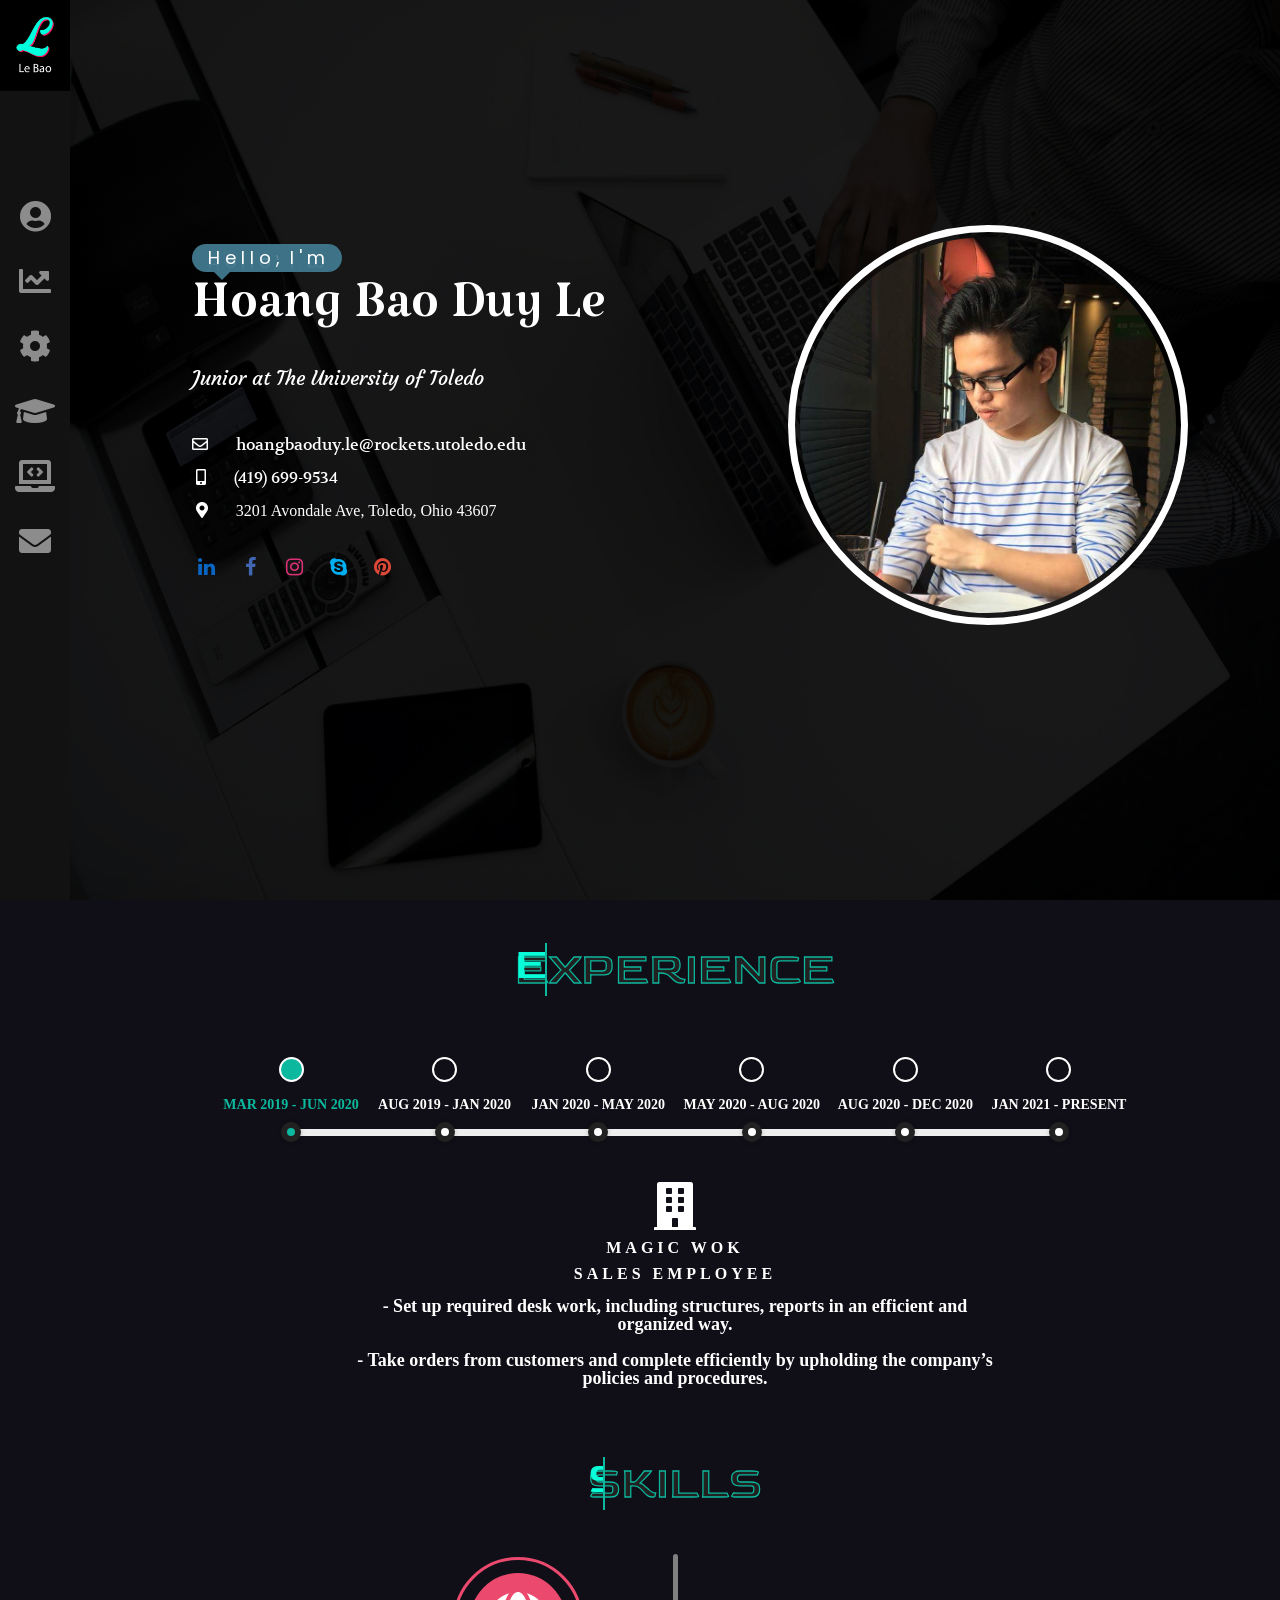
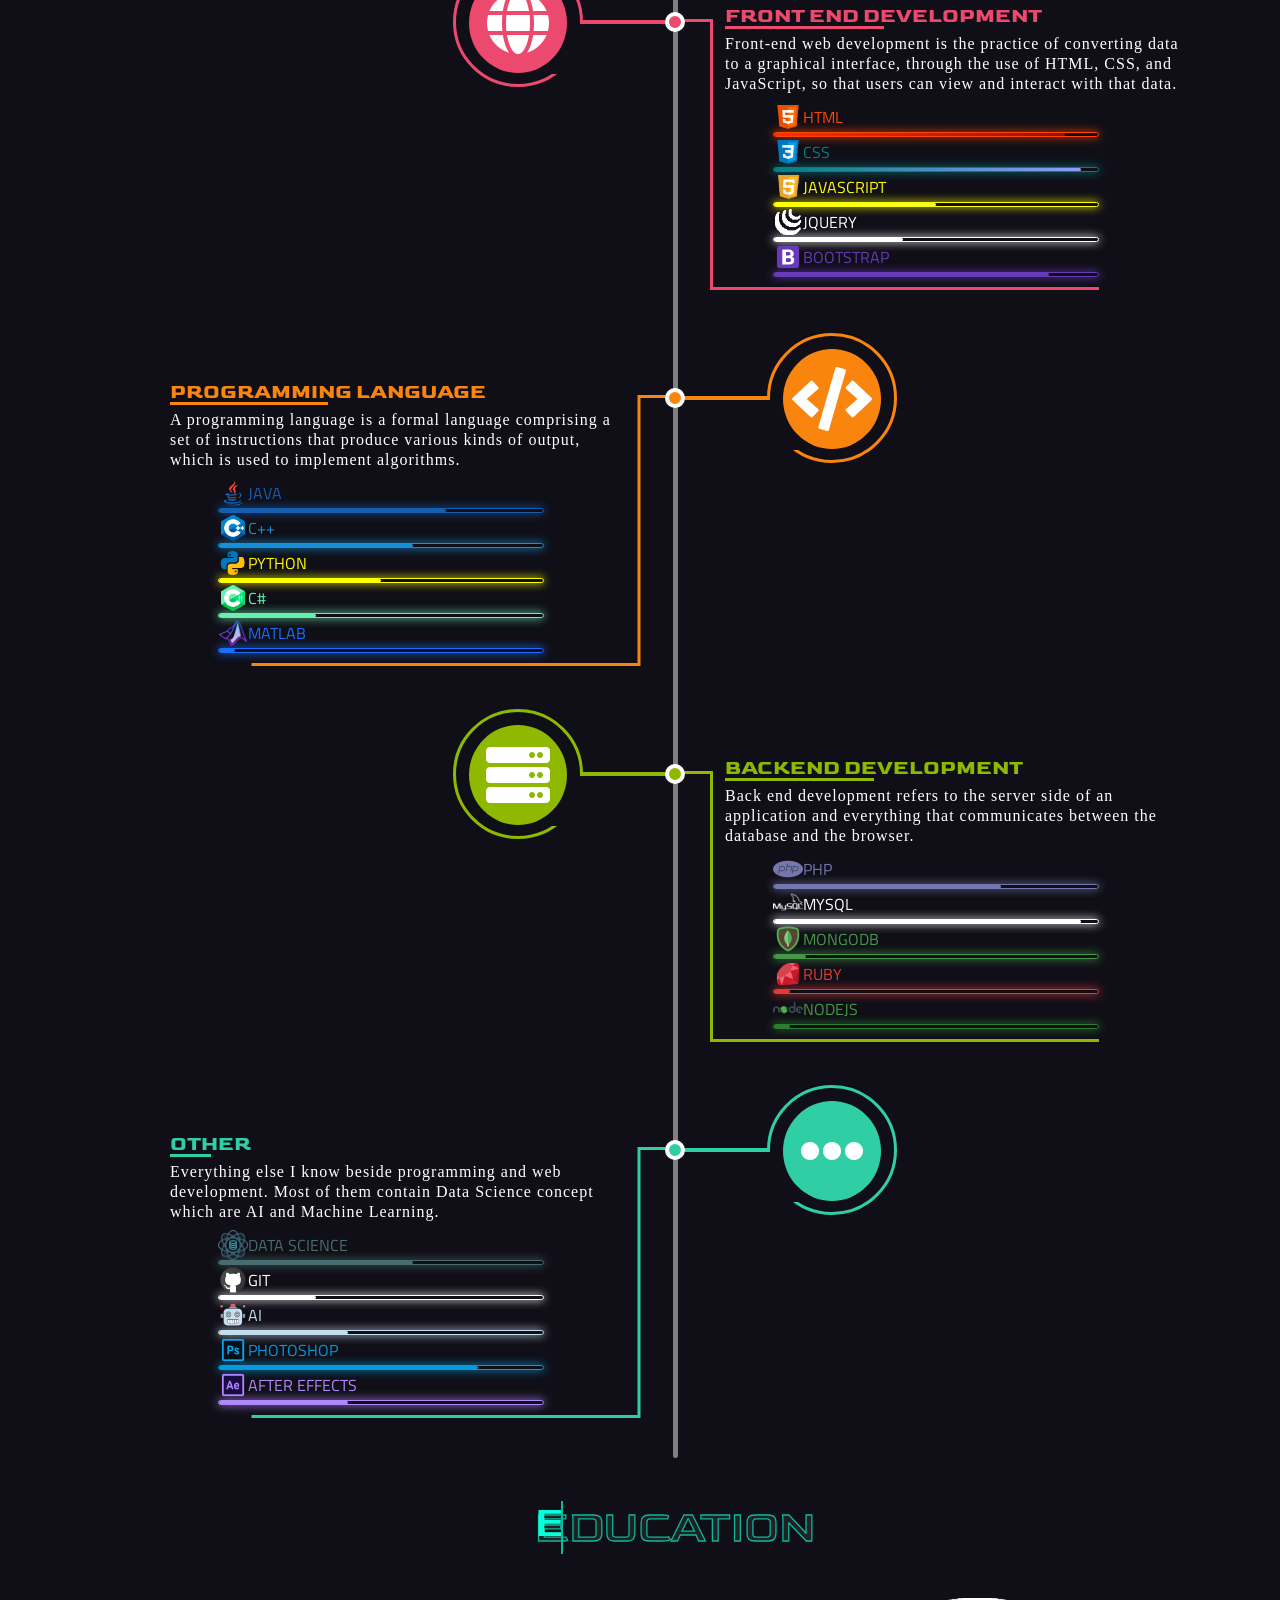
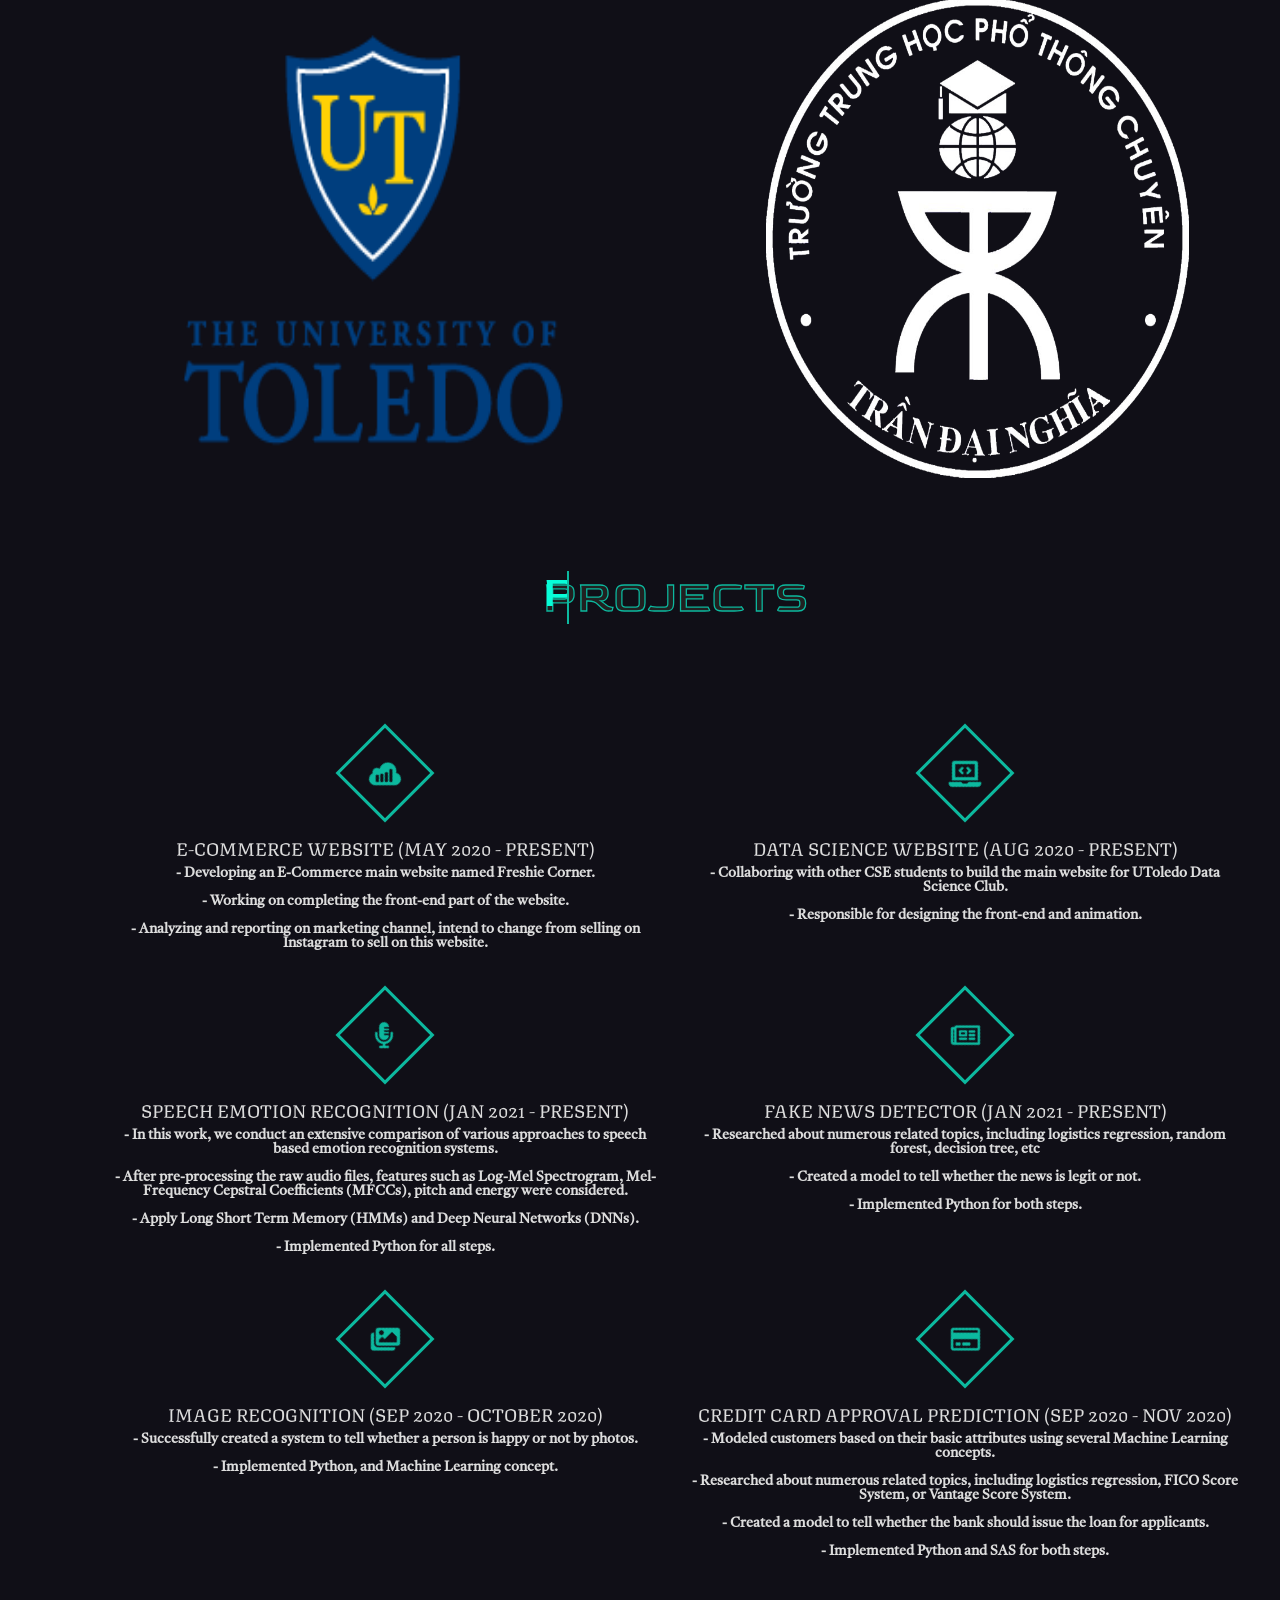
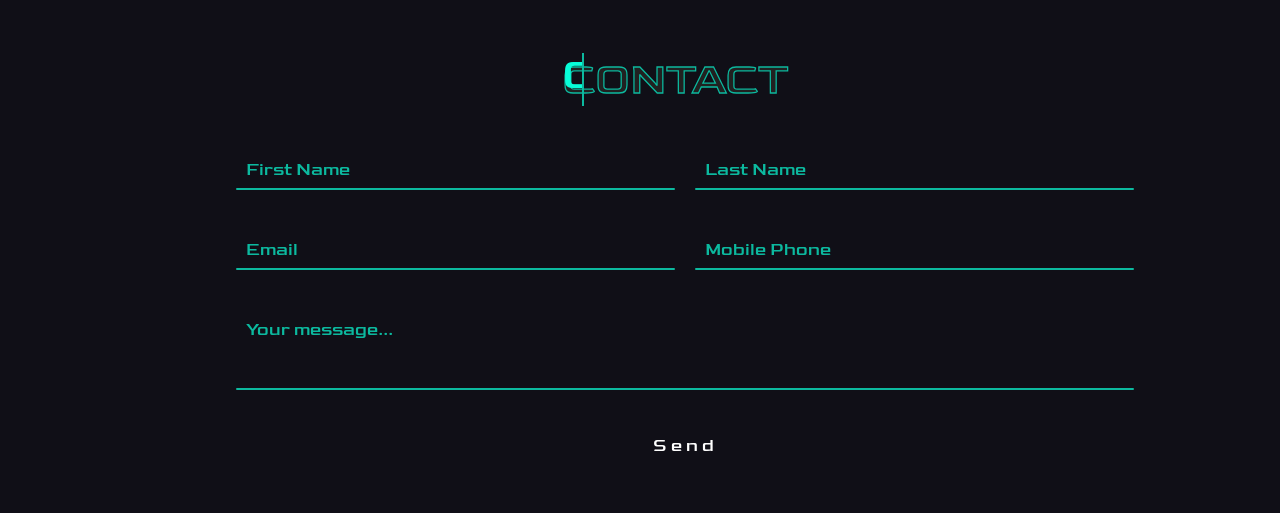
<file: experience.html>
<!DOCTYPE html>
<html lang="en">

<head>
    <meta charset="UTF-8">
    <meta name="viewport" content="width=device-width, initial-scale=1.0">

    <!-- Bootstrap CSS -->
    <link rel="stylesheet" href="https://stackpath.bootstrapcdn.com/bootstrap/4.1.3/css/bootstrap.min.css"
        integrity="sha384-MCw98/SFnGE8fJT3GXwEOngsV7Zt27NXFoaoApmYm81iuXoPkFOJwJ8ERdknLPMO" crossorigin="anonymous">

    <!--Font Awesome CSS-->
    <link rel="stylesheet" href="https://cdnjs.cloudflare.com/ajax/libs/font-awesome/4.7.0/css/font-awesome.min.css">
    <link rel="stylesheet" href="https://use.fontawesome.com/releases/v5.3.1/css/all.css">
    <!-- <link href="/your-path-to-fontawesome/css/fontawesome.css" rel="stylesheet">
    <link href="/your-path-to-fontawesome/css/brands.css" rel="stylesheet">
    <link href="/your-path-to-fontawesome/css/solid.css" rel="stylesheet"> -->

    <!--Icon on top-->
    <link rel="icon" href="assets/images/logo_top.png" />

    <!--Google Font-->
    <link rel="preconnect" href="https://fonts.gstatic.com">
    <link href="https://fonts.googleapis.com/css2?family=Montserrat:wght@700&display=swap" rel="stylesheet">
    <link rel="preconnect" href="https://fonts.gstatic.com">
    <link href="https://fonts.googleapis.com/css2?family=Catamaran:wght@800&display=swap" rel="stylesheet">
    <link rel="preconnect" href="https://fonts.gstatic.com">
    <link href="https://fonts.googleapis.com/css2?family=Titillium+Web:wght@700&display=swap" rel="stylesheet">
    <link rel="preconnect" href="https://fonts.gstatic.com">
    <link href="https://fonts.googleapis.com/css2?family=Goldman:wght@700&display=swap" rel="stylesheet">
    <link rel="preconnect" href="https://fonts.gstatic.com">
    <link href="https://fonts.googleapis.com/css2?family=Caveat&display=swap" rel="stylesheet">
    <link rel="preconnect" href="https://fonts.gstatic.com">
    <link href="https://fonts.googleapis.com/css2?family=Castoro:ital@1&display=swap" rel="stylesheet">
    <link rel="preconnect" href="https://fonts.gstatic.com">
    <link href="https://fonts.googleapis.com/css2?family=Texturina:wght@300&display=swap" rel="stylesheet">
    <link rel="preconnect" href="https://fonts.gstatic.com">
    <link href="https://fonts.googleapis.com/css2?family=Goldman&display=swap" rel="stylesheet">
    <link rel="preconnect" href="https://fonts.gstatic.com">
    <link href="https://fonts.googleapis.com/css2?family=Playfair+Display&display=swap" rel="stylesheet">
    <link rel="preconnect" href="https://fonts.gstatic.com">
    <link href="https://fonts.googleapis.com/css2?family=Poppins&display=swap" rel="stylesheet">
    <link rel="preconnect" href="https://fonts.gstatic.com">
    <link href="https://fonts.googleapis.com/css2?family=Courgette&display=swap" rel="stylesheet">
    <link rel="preconnect" href="https://fonts.gstatic.com">
    <link href="https://fonts.googleapis.com/css2?family=Volkhov&display=swap" rel="stylesheet">
    <link rel="preconnect" href="https://fonts.gstatic.com">
    <link href="https://fonts.googleapis.com/css2?family=Katibeh&display=swap" rel="stylesheet">



    <!--Custom CSS-->
    <link rel="stylesheet" href="styles/reset.css">
    <link rel="stylesheet" href="styles/about-section.css">
    <link rel="stylesheet" href="styles/experience-section.css">
    <link rel="stylesheet" href="styles/skill-section.css">
    <link rel="stylesheet" href="styles/education-section.css">
    <link rel="stylesheet" href="styles/project-section.css">
    <link rel="stylesheet" href="styles/contact-section.css">
    <link rel="stylesheet" href="styles/all.css">
    <link rel="stylesheet" href="styles/wavy.css">
    <link rel="stylesheet" href="styles/nav.css">
    <link rel="stylesheet" href="styles/transition.css">
    <link rel="stylesheet" href="styles/preloader.css">

    <title>Hoang Bao Duy Le</title>
</head>

<body>
    <div class="preloader">
        <div id="loader-container">
            <div class="loader-div">
                <div class="loader-div">
                    <div class="loader-div">
                        <div class="loader-div"></div>
                    </div>
                </div>
            </div>
        </div>
    </div>


    <!-- <div class="transition transition-2 is-active"></div> -->

    <!--Navigation-->
    <nav id="vertical">
        <div class="container-fluid">
            <div class="row">
                <!-- sidebar -->
                <div class="pl-0 pr-0 justify-content-center">
                    <img style="cursor: pointer;" onclick="goTop()" src="assets/images/logo.png" alt="">

                    <div class="navbar-item text-center">
                        <ul class="navbar-nav flex-column nav-icon">
                            <li class="nav-item">
                                <span>
                                    <i id="about-icon" class="fas fa-user-circle fa-2x"></i>
                                </span>

                                <span onclick="aboutSection()">
                                    <a style="cursor: pointer;" class="about-link nav-a" href="index.html">ABOUT</a>
                                    </a>
                                </span>
                            </li>

                            <li class="nav-item">
                                <span>
                                    <i id="experience-icon" class="fas fa-chart-line fa-2x"></i>
                                </span>

                                <span onclick="experienceSection()">
                                    <a style="cursor: pointer;" class="experience-link nav-a" href="experience.html">
                                        EXPERIENCE
                                    </a>
                                </span>
                            </li>

                            <li class="nav-item">
                                <span>
                                    <i id="skill-icon" class="fas fa-cog fa-2x"></i>
                                </span>

                                <span onclick="skillSection()">
                                    <a style="cursor: pointer;" class="skill-link nav-a" href="skill.html">SKILL
                                    </a>
                                </span>

                            </li>

                            <li class="nav-item">
                                <span>
                                    <i id="education-icon" class="fas fa-graduation-cap fa-2x"></i>
                                </span>

                                <span onclick="educationSection()">
                                    <a style="cursor: pointer;" class="education-link nav-a"
                                        href="education.html">EDUCATION
                                    </a>
                                </span>
                            </li>

                            <li class="nav-item">
                                <span>
                                    <i id="project-icon" class="fas fa-laptop-code fa-2x"></i>
                                </span>

                                <span onclick="projectSection()">
                                    <a style="cursor: pointer;" class="project-link nav-a" href="project.html">PROJECTS
                                    </a>
                                </span>
                            </li>

                            <li class="nav-item">
                                <span>
                                    <i id="contact-icon" class="fas fa-envelope fa-2x"></i>
                                </span>

                                <span onclick="contactSection()">
                                    <a style="cursor: pointer;" class="contact-link nav-a" href="contact.html">CONTACT
                                    </a>
                                </span>
                            </li>
                        </ul>
                    </div>

                    <!-- <div class="social-media justify-content-center">
                        <ul class="social-icon">
                            <li id="linkedin">
                                <a href="https://www.linkedin.com/in/hoang-bao-duy-le/"><i
                                        class="fab fa-linkedin-in"></i></a>
                            </li>

                            <li id="facebook">
                                <a href="https://www.facebook.com/baoduy2408"><i class="fab fa-facebook-f"></i></a>
                            </li>

                            <li id="instagram">
                                <a href=""><i class="fab fa-instagram"></i></a>
                            </li>
                        </ul>
                    </div> -->
                </div>
            </div>
        </div>
    </nav>

    <nav class="navbar navbar-expand justify-content-center" id="horizon">
        <div class="container-fluid">
            <img src="assets/images/logo.png" alt="" class="horizon-image pl-3" style="cursor: pointer;"
                onclick="goTop()">
            <div class="row horizon-row">
                <div class="navbar-item collapse navbar-collapse justify-content-center" id="horizon-navbar">
                    <ul class="navbar-nav justify-content-center">
                        <li class="nav-item horizon-item">
                            <span>
                                <i id="about-icon" class="fas fa-user-circle fa-2x"></i>
                            </span>

                            <span onclick="aboutSection()">
                                <a style="cursor: pointer;" class="about-link nav-a" href="index.html">ABOUT</a>
                                </a>
                            </span>
                        </li>

                        <li class="nav-item horizon-item">
                            <span>
                                <i id="experience-icon" class="fas fa-chart-line fa-2x"></i>
                            </span>

                            <span onclick="experienceSection()">
                                <a style="cursor: pointer;" class="experience-link nav-a" href="experience.html">
                                    EXPERIENCE
                                </a>
                            </span>
                        </li>

                        <li class="nav-item horizon-item">
                            <span>
                                <i id="skill-icon" class="fas fa-cog fa-2x"></i>
                            </span>

                            <span onclick="skillSection()">
                                <a style="cursor: pointer;" class="skill-link nav-a" href="skill.html">SKILL
                                </a>
                            </span>

                        </li>

                        <li class="nav-item horizon-item">
                            <span>
                                <i id="education-icon" class="fas fa-graduation-cap fa-2x"></i>
                            </span>

                            <span onclick="educationSection()">
                                <a style="cursor: pointer;" class="education-link nav-a" href="education.html">EDUCATION
                                </a>
                            </span>
                        </li>

                        <li class="nav-item horizon-item">
                            <span>
                                <i id="project-icon" class="fas fa-laptop-code fa-2x"></i>
                            </span>

                            <span onclick="projectSection()">
                                <a style="cursor: pointer;" class="project-link nav-a" href="project.html">PROJECTS
                                </a>
                            </span>
                        </li>

                        <li class="nav-item horizon-item">
                            <span>
                                <i id="contact-icon" class="fas fa-envelope fa-2x"></i>
                            </span>

                            <span onclick="contactSection()">
                                <a style="cursor: pointer;" class="contact-link nav-a" href="contact.html">CONTACT
                                </a>
                            </span>
                        </li>
                    </ul>
                </div>
            </div>
            <!-- <a id="linkedin-horizon" class="media-horizon pr-1" href="https://www.linkedin.com/in/hoang-bao-duy-le/"><i
                    class="fab fa-linkedin-in"></i></a>
            <a id="facebook-horizon" class="media-horizon px-1" href="https://www.facebook.com/baoduy2408"><i
                    class="fab fa-facebook-f"></i></a>
            <a id="instagram-horizon" class="media-horizon pl-1" href=""><i class="fab fa-instagram"></i></a> -->

            <button id="toggle-nav-button" class="border-0" type="button" data-toggle="collapse"
                data-target="#toggleNav" onclick="show_hide()">
                <svg width="35" height="35" viewBox="0 0 16 16" class="bi bi-chevron-double-down" fill="currentColor"
                    xmlns="http://www.w3.org/2000/svg">
                    <path fill-rule="evenodd"
                        d="M1.646 6.646a.5.5 0 0 1 .708 0L8 12.293l5.646-5.647a.5.5 0 0 1 .708.708l-6 6a.5.5 0 0 1-.708 0l-6-6a.5.5 0 0 1 0-.708z" />
                    <path fill-rule="evenodd"
                        d="M1.646 2.646a.5.5 0 0 1 .708 0L8 8.293l5.646-5.647a.5.5 0 0 1 .708.708l-6 6a.5.5 0 0 1-.708 0l-6-6a.5.5 0 0 1 0-.708z" />
                </svg>
            </button>
        </div>s
    </nav>

    <nav id="toggleNav" class="navbar navbar-expand container-fluid">
        <div class="navbar-item" id="item-toggle">
            <ul class="navbar-nav justify-content-between">
                <li class="nav-item toggle-item">
                    <span>
                        <i id="about-icon" class="fas fa-user-circle fa-2x"></i>
                    </span>

                    <span onclick="aboutSection()">
                        <a style="cursor: pointer;" class="about-link nav-a" href="index.html">ABOUT</a>
                        </a>
                    </span>
                </li>

                <li class="nav-item toggle-item">
                    <span>
                        <i id="experience-icon" class="fas fa-chart-line fa-2x"></i>
                    </span>

                    <span onclick="experienceSection()">
                        <a style="cursor: pointer;" class="experience-link nav-a" href="experience.html">
                            EXPERIENCE
                        </a>
                    </span>
                </li>

                <li class="nav-item toggle-item">
                    <span>
                        <i id="skill-icon" class="fas fa-cog fa-2x"></i>
                    </span>

                    <span onclick="skillSection()">
                        <a style="cursor: pointer;" class="skill-link nav-a" href="skill.html">SKILL
                        </a>
                    </span>

                </li>

                <li class="nav-item toggle-item">
                    <span>
                        <i id="education-icon" class="fas fa-graduation-cap fa-2x"></i>
                    </span>

                    <span onclick="educationSection()">
                        <a style="cursor: pointer;" class="education-link nav-a" href="education.html">EDUCATION
                        </a>
                    </span>
                </li>

                <li class="nav-item toggle-item">
                    <span>
                        <i id="project-icon" class="fas fa-laptop-code fa-2x"></i>
                    </span>

                    <span onclick="projectSection()">
                        <a style="cursor: pointer;" class="project-link nav-a" href="project.html">PROJECTS
                        </a>
                    </span>
                </li>

                <li class="nav-item toggle-item">
                    <span>
                        <i id="contact-icon" class="fas fa-envelope fa-2x"></i>
                    </span>

                    <span onclick="contactSection()">
                        <a style="cursor: pointer;" class="contact-link nav-a" href="contact.html">CONTACT
                        </a>
                    </span>
                </li>
            </ul>
        </div>
    </nav>

    <div class="modal-img">
        <img src="assets/images/education_section/toledo-logo.jpg" alt="">
        <div class="toledo-close"></div>
    </div>

    <div class="tdn-modal-img">
        <img src="assets/images/education_section/tdn-modal.jpg" alt="">
        <div class="tdn-close"></div>
    </div>


    <main>
        <div class="main-content">
            <section id="about-main">
                <img src="assets/images/about_section/background-dark.jpg" alt="" id="about-background">
                <div class="about-content">
                    <div class="about-page-container">
                        <div class="about-info text-white">
                            <div class="bubble d-flex justify-content-center align-items-center">
                                <p class="wavy">
                                    <span style="--i:1;">H</span>
                                    <span style="--i:2;">e</span>
                                    <span style="--i:3;">l</span>
                                    <span style="--i:4;">l</span>
                                    <span style="--i:5;">o</span>
                                    <span style="--i:6;">,</span>
                                    <span style="--i:7;"> </span>
                                    <span style="--i:8;">I</span>
                                    <span style="--i:9;">'</span>
                                    <span style="--i:10;">m</span>
                                    <!-- Hello, I am -->
                                </p>
                            </div>

                            <div class="about-attribute">
                                <p id="about-name" class="mb-3">Hoang Bao Duy Le</p>
                                <p id="about-title">Junior at The University of Toledo</p>
                                <p id="about-email"><i class="far fa-envelope mr-4 mt-5"></i>
                                    hoangbaoduy.le@rockets.utoledo.edu</p>
                                <p id="about-phone"><i class="fas fa-mobile-alt mr-4 mt-3"></i> (419) 699-9534</p>
                                <p id="about-address"><i class="fas fa-map-marker-alt mr-4 ml-1 mt-3"></i> 3201 Avondale
                                    Ave, Toledo, Ohio
                                    43607</p>
                            </div>

                            <div class="social-media mt-5 ml-5 text-white">
                                <ul>
                                    <li><a href="https://www.linkedin.com/in/hoang-bao-duy-le/"><span></span></a></li>
                                    <li><a href="https://www.facebook.com/baoduy2408"><span></span></a></li>
                                    <li><a href="https://www.instagram.com/mabulee/"><span></span></a></li>
                                    <li><a href="https://secure.skype.com/portal/overview"><span></span></a></li>
                                    <li><a href="https://www.pinterest.com/boduylhong/_saved/"><span></span></a></li>
                                </ul>
                            </div>
                        </div>

                        <div class="about-img">
                            <img src="assets/images/about_section/profile.jpg" alt="" id="about-image">
                        </div>
                    </div>

                </div>
            </section>

            <section id="experience-main" class="my-5">
                <h1 class="text-center">
                    <span data-text="EXPERIENCE" id="header" class="text-center">EXPERIENCE</span>
                </h1>

                <div class="experience-content">
                    <div class="experience-container">
                        <input type="radio" class="first" id="firstradio" name="bright" checked>
                        <input type="radio" class="second" id="secondradio" name="bright">
                        <input type="radio" class="third" id="thirdradio" name="bright">
                        <input type="radio" class="fourth" id="fourthradio" name="bright">
                        <input type="radio" class="fifth" id="fifthradio" name="bright">
                        <input type="radio" class="sixth" id="sixthradio" name="bright">

                        <div class="head">
                            <ul class="navlist">
                                <li class="st1 active" id="step1" onclick="showst1()">
                                    <h2 class="inner" id="first-inner">Mar 2019 - Jun 2020</h2>
                                </li>
                                <li class="st2" id="step2" onclick="showst2()">
                                    <h2 class="inner" id="second-inner">Aug 2019 - Jan 2020</h2>
                                </li>
                                <li class="st3" id="step3" onclick="showst3()">
                                    <h2 class="inner" id="third-inner">Jan 2020 - May 2020</h2>
                                </li>
                                <li class="st4" id="step4" onclick="showst4()">
                                    <h2 class="inner" id="fourth-inner">May 2020 - Aug 2020</h2>
                                </li>
                                <li class="st5" id="step5" onclick="showst5()">
                                    <h2 class="inner" id="fifth-inner">Aug 2020 - Dec 2020</h2>
                                </li>
                                <li class="st6" id="step6" onclick="showst6()">
                                    <h2 class="inner" id="sixth-inner">Jan 2021 - Present</h2>
                                </li>
                            </ul>

                            <div class="line">
                                <span></span>
                            </div>
                        </div>

                        <div class="experience-content">
                            <section class="first-section">
                                <span><i class="fas fa-building"></i></span>

                                <h2>Magic Wok</h2>
                                <h2>Sales Employee</h2>
                                <p>- Set up required desk work, including structures, reports in an efficient and
                                    organized way. <br> <br>
                                    - Take orders from customers and complete efficiently by upholding the company’s
                                    policies
                                    and procedures.</p>
                            </section>

                            <section class="second-section">
                                <span><img src="assets/images/education_section/toledo-logo.png" alt=""></span>

                                <h2>Undergraduate Teaching Assistant</h2>
                                <p>- Assisted students in homework and lab assignments. <br> <br>
                                    - Attended a training course on professional teaching. <br> <br>
                                    - Listened to student’s concerns and questions then communicate problems with the
                                    professor.</p>
                            </section>

                            <section class="third-section">
                                <span><img src="assets/images/education_section/toledo-logo.png" alt=""></span>

                                <h2>Programming Peer Tutor</h2>
                                <p>- Interpret the essential programming concepts for students in lab sessions. <br>
                                    <br>
                                    - Help students with their homework and monthly project given by the professor. <br>
                                    <br>
                                    - Teach first-year students to help them expand their knowledge about
                                    programming
                                </p>
                            </section>

                            <section class="fourth-section">
                                <span><img src="assets/images/education_section/toledo-logo.png" alt=""></span>
                                <h2>Academic Industry Immersion Seminar<br> (Alternative Co-op Course Due to COVID-19)
                                </h2>

                                <p>- Worked on a case study group to develop solutions for Matrix’s Case Study affected
                                    by a HAB event while aligning with EPA regulations. <br> <br>
                                    - Collaborated with team members from the University of Toledo to recommend the most
                                    appropriate response to the problem. <br> <br>
                                    - Completed online certifications via Lynda/LinkedIn to broaden technical skills
                                    such as Python and JavaScript Essential Training. <br> <br>
                                    - Completed KEEN Entrepreneurial Mindset Modules about Innovating to Solve Problems
                                    Under Organizational Constraints and Learning from Failures.</p>
                            </section>

                            <section class="fifth-section">
                                <span><img src="assets/images/education_section/datascience.png" alt="" width="200"
                                        height="200"></span>

                                <h2>Web Developer</h2>
                                <p>- Responsible for building, coding, and designing the official website. <br> <br>
                                    - Working on separate projects such as image recognition, credit application
                                    approval
                                    prediction.<br> <br>
                                    - Researching about machine learning, deep learning and neuron network.</p>
                            </section>

                            <section class="sixth-section">
                                <span><img src="assets/images/education_section/nysus-logo.png" alt="" width="200"
                                        height="100"></span>

                                <h2>System Software Developer Co-op</h2>
                                <p>- Maintain and update (mainly web-based) manufacturing software systems related to:
                                    just-in-time manufacturing execution system (MES),
                                    data collection systems, and web-based administrative applications. Many involving
                                    integration to PLCs. <br></br>
                                    - Participate in design efforts related to new system projects and support the
                                    implementation and ongoing use of these applications.<br></br>
                                    - Support existing applications using tools developed and MS SQL Server Management
                                    Studio.<br></br>
                                    - Ensure the reliability and accuracy of all systems implemented at Nysus
                                    Solutions.<br></br>
                                    - Work with the Lead Application Architect to design and deploy a robust
                                    architecture that will facilitate growth of new applications being developed and
                                    deployed.</p>
                            </section>
                        </div>
                    </div>
                </div>
            </section>

            <section id="skill-main" class="my-5" data-aos="fade-down">
                <h1 class=" text-center">
                    <span data-text="SKILLS" id="header" class="text-center">SKILLS</span>
                </h1>

                <div class="container my-5">
                    <div class="row">
                        <div class="col-md-12">
                            <div class="main-timeline">
                                <a href="#" class="timeline" onclick="return false;">
                                    <div class="timeline-icon"><i class="fa fa-globe"></i></div>
                                    <div class="timeline-content">
                                        <h3 class="title title-web">Front End Development</h3>
                                        <p class="skill-description mb-2">
                                            Front-end web development is the practice of converting data to a graphical
                                            interface, through the use of HTML, CSS, and JavaScript, so that users can
                                            view and interact with that data.
                                        </p>

                                        <div id="html" class="pl-5">
                                            <div class="d-flex skill-item">
                                                <img src="assets/images/icon/html.png" alt="">
                                                <p id="html-text">HTML</p>
                                            </div>

                                            <div id="html-bar">
                                                <div id="html-finished-bar"></div>
                                            </div>
                                        </div>

                                        <div id="css" class="pl-5">
                                            <div class="d-flex skill-item">
                                                <img src="assets/images/icon/css.png" alt="">
                                                <p id="css-text">CSS</p>
                                            </div>

                                            <div id="css-bar">
                                                <div id="css-finished-bar"></div>
                                            </div>
                                        </div>

                                        <div id="javascript" class="pl-5">
                                            <div class="d-flex skill-item">
                                                <img src="assets/images/icon/js.png" alt="">
                                                <p id="js-text">JAVASCRIPT</p>
                                            </div>

                                            <div id="js-bar">
                                                <div id="js-finished-bar"></div>
                                            </div>
                                        </div>

                                        <div id="jquery" class="pl-5">
                                            <div class="d-flex skill-item">
                                                <img src="assets/images/icon/jquery.png" alt="">
                                                <p id="jquery-text">JQUERY</p>
                                            </div>

                                            <div id="jquery-bar">
                                                <div id="jquery-finished-bar"></div>
                                            </div>
                                        </div>

                                        <div id="bootstrap" class="pl-5">
                                            <div class="d-flex skill-item">
                                                <img src="assets/images/icon/bootstrap.png" alt="">
                                                <p id="bootstrap-text">BOOTSTRAP</p>
                                            </div>

                                            <div id="bootstrap-bar">
                                                <div id="bootstrap-finished-bar"></div>
                                            </div>
                                        </div>
                                    </div>
                                </a>
                                <a href="#" class="timeline" onclick="return false;">
                                    <div class="timeline-icon"><i class="fas fa-code"></i></div>
                                    <div class="timeline-content">
                                        <h3 class="title title-program">Programming Language</h3>
                                        <p class="skill-description mb-2">
                                            A programming language is a formal language comprising a set of instructions
                                            that produce various kinds of output, which is used to implement algorithms.
                                        </p>

                                        <div id="java" class="pl-5">
                                            <div class="d-flex skill-item">
                                                <img src="assets/images/icon/java.png" alt="">
                                                <p id="java-text">Java</p>
                                            </div>

                                            <div id="java-bar">
                                                <div id="java-finished-bar"></div>
                                            </div>
                                        </div>

                                        <div id="cpp" class="pl-5">
                                            <div class="d-flex skill-item">
                                                <img src="assets/images/icon/c++.png" alt="">
                                                <p id="cpp-text">C++</p>
                                            </div>

                                            <div id="cpp-bar">
                                                <div id="cpp-finished-bar"></div>
                                            </div>
                                        </div>

                                        <div id="python" class="pl-5">
                                            <div class="d-flex skill-item">
                                                <img src="assets/images/icon/python.png" alt="">
                                                <p id="python-text">PYTHON</p>
                                            </div>

                                            <div id="python-bar">
                                                <div id="python-finished-bar"></div>
                                            </div>
                                        </div>

                                        <div id="c_sharp" class="pl-5">
                                            <div class="d-flex skill-item">
                                                <img src="assets/images/icon/c_sharp.png" alt="">
                                                <p id="c_sharp-text">C#</p>
                                            </div>

                                            <div id="c_sharp-bar">
                                                <div id="c_sharp-finished-bar"></div>
                                            </div>
                                        </div>

                                        <div id="matlab" class="pl-5">
                                            <div class="d-flex skill-item">
                                                <img src="assets/images/icon/matlab.png" alt="">
                                                <p id="matlab-text">MATLAB</p>
                                            </div>

                                            <div id="matlab-bar">
                                                <div id="matlab-finished-bar"></div>
                                            </div>
                                        </div>
                                    </div>
                                </a>
                                <a href="#" class="timeline" onclick="return false;">
                                    <div class="timeline-icon"><i class="fas fa-server"></i></div>
                                    <div class="timeline-content">
                                        <h3 class="title title-backend">Backend Development</h3>
                                        <p class="skill-description mb-2">
                                            Back end development refers to the server side of an application and
                                            everything that communicates between the database and the browser.
                                        </p>

                                        <div id="php" class="pl-5">
                                            <div class="d-flex skill-item">
                                                <img src="assets/images/icon/php.png" alt="">
                                                <p id="php-text">PHP</p>
                                            </div>

                                            <div id="php-bar">
                                                <div id="php-finished-bar"></div>
                                            </div>
                                        </div>

                                        <div id="sql" class="pl-5">
                                            <div class="d-flex skill-item">
                                                <img src="assets/images/icon/sql.png" alt="">
                                                <p id="sql-text">MySQL</p>
                                            </div>

                                            <div id="sql-bar">
                                                <div id="sql-finished-bar"></div>
                                            </div>
                                        </div>

                                        <div id="mongoDB" class="pl-5">
                                            <div class="d-flex skill-item">
                                                <img src="assets/images/icon/mongoDB.png" alt="">
                                                <p id="mongoDB-text">MongoDB</p>
                                            </div>

                                            <div id="mongoDB-bar">
                                                <div id="mongoDB-finished-bar"></div>
                                            </div>
                                        </div>

                                        <div id="ruby" class="pl-5">
                                            <div class="d-flex skill-item">
                                                <img src="assets/images/icon/ruby.png" alt="">
                                                <p id="ruby-text">Ruby</p>
                                            </div>

                                            <div id="ruby-bar">
                                                <div id="ruby-finished-bar"></div>
                                            </div>
                                        </div>

                                        <div id="node" class="pl-5">
                                            <div class="d-flex skill-item">
                                                <img src="assets/images/icon/node.png" alt="">
                                                <p id="mongoDB-text">NodeJS</p>
                                            </div>

                                            <div id="node-bar">
                                                <div id="node-finished-bar"></div>
                                            </div>
                                        </div>
                                    </div>
                                </a>
                                <a href="#" class="timeline" onclick="return false;">
                                    <div class="timeline-icon"><i class="fas fa-ellipsis-h"></i></div>
                                    <div class="timeline-content">
                                        <h3 class="title title-other">Other</h3>
                                        <p class="skill-description mb-2">
                                            Everything else I know beside programming and web development. Most of them
                                            contain Data Science concept which are AI and Machine Learning.
                                        </p>

                                        <div id="datascience" class="pl-5">
                                            <div class="d-flex skill-item">
                                                <img src="assets/images/icon/datascience.png" alt="">
                                                <p id="datascience-text">Data Science</p>
                                            </div>

                                            <div id="datascience-bar">
                                                <div id="datascience-finished-bar"></div>
                                            </div>
                                        </div>

                                        <div id="git" class="pl-5">
                                            <div class="d-flex skill-item">
                                                <img src="assets/images/icon/git.png" alt="">
                                                <p id="git-text">Git</p>
                                            </div>

                                            <div id="git-bar">
                                                <div id="git-finished-bar"></div>
                                            </div>
                                        </div>

                                        <div id="AI" class="pl-5">
                                            <div class="d-flex skill-item">
                                                <img src="assets/images/icon/AI.png" alt="">
                                                <p id="AI-text">AI</p>
                                            </div>

                                            <div id="AI-bar">
                                                <div id="AI-finished-bar"></div>
                                            </div>
                                        </div>

                                        <div id="photoshop" class="pl-5">
                                            <div class="d-flex skill-item">
                                                <img src="assets/images/icon/photoshop.png" alt="">
                                                <p id="photoshop-text">Photoshop</p>
                                            </div>

                                            <div id="photoshop-bar">
                                                <div id="photoshop-finished-bar"></div>
                                            </div>
                                        </div>

                                        <div id="ae" class="pl-5">
                                            <div class="d-flex skill-item">
                                                <img src="assets/images/icon/ae.png" alt="">
                                                <p id="ae-text">After Effects</p>
                                            </div>

                                            <div id="ae-bar">
                                                <div id="ae-finished-bar"></div>
                                            </div>
                                        </div>
                                    </div>
                                </a>
                            </div>
                        </div>
                    </div>
                </div>
            </section>

            <section id="education-main">
                <h1 class="mb-5 text-center">
                    <span data-text="EDUCATION" id="header" class="text-center">EDUCATION</span>
                </h1>

                <div class="education-content">
                    <section class="toledo education-container mb-5">
                        <div class="education-thecard">
                            <div class="front">
                                <img src="assets/images/education_section/utoledo.png" alt="" class="front-img">
                            </div>

                            <div class="back" id="toledo-back">
                                <div class="header">
                                    <div class="header">
                                        <div class="hamburger-menu">
                                            <div class="center">

                                            </div>
                                        </div>
                                        <a href="" class="mail">
                                            <i class="far fa-envelope"></i>
                                        </a>

                                        <div class="toledo-main">
                                            <div class="toledo-img mt-3">
                                                <div class="toledo-hover">
                                                    <i class="fas fa-camera fa-2x"></i>
                                                </div>
                                            </div>
                                            <h3 class="fullname">Le Bao</h3>
                                            <h3 class="subname">College of Engineering</h3>
                                        </div>
                                    </div>
                                </div>

                                <div class="content justify-content-between align-items-center pt-4">
                                    <div class="left">
                                        <div class="about-container">
                                            <h2 class="title">University of Toledo</h2>
                                            <p class="text">Bachelor of Science</p>
                                            <p class="text">Major: Computer Science</p>
                                            <p class="text">Minor: Data Science</p>
                                        </div>

                                        <div class="icons-container">
                                            <a href="" class="icon text-primary"><i class="fab fa-linkedin-in"></i></a>
                                            <a href="" class="icon text-danger"><i class="fab fa-instagram"></i></a>
                                            <a href="" class="icon text-info"><i class="fab fa-facebook-f"></i></a>
                                            <a href="" class="icon text-dark"><i class="fab fa-github"></i></a>
                                        </div>

                                        <div class="buttons-wrapper">
                                            <div class="follow-wrap">
                                                <a href="" class="follow">Follow</a>
                                            </div>
                                            <div class="share-wrap">
                                                <a href="" class="share">Share</a>
                                            </div>
                                        </div>
                                    </div>

                                    <div class="right">
                                        <div>
                                            <h3 class="number">3.74</h3>
                                            <h3 class="number-title">GPA</h3>
                                        </div>
                                        <div>
                                            <h3 class="number">Aug 2018</h3>
                                            <h3 class="number-title">Start Date</h3>
                                        </div>
                                        <div>
                                            <h3 class="number">Dec 2022</h3>
                                            <h3 class="number-title">Graduation</h3>
                                        </div>
                                    </div>
                                </div>
                            </div>
                        </div>
                    </section>

                    <section class="tdn education-container mb-5" id="tdn-container">
                        <div class="education-thecard">
                            <div class="front d-flex justify-content-center align-items-center">
                                <img src="assets/images/education_section/tdn.png" alt="" class="front-img"
                                    id="tdn-front-img">
                            </div>


                            <div class="back" id="tdn-back">
                                <div class="header">
                                    <div class="hamburger-menu">
                                        <div class="center">

                                        </div>
                                    </div>
                                    <a href="" class="mail">
                                        <i class="far fa-envelope"></i>
                                    </a>

                                    <div class="tdn-main">
                                        <div class="tdn-img">
                                            <div class="tdn-hover">
                                                <i class="fas fa-camera fa-2x"></i>
                                            </div>
                                        </div>
                                        <h3 class="fullname">Le Hoang Bao Duy</h3>
                                        <h3 class="subname"></h3>
                                    </div>
                                </div>

                                <div class="content justify-content-between align-items-center pt-4">
                                    <div class="left">
                                        <div class="about-container">
                                            <h2 class="title">Tran Dai Nghia High School</h2>
                                            <p class="text">Natural Science</p>
                                            <p><br></p>
                                            <p><br></p>
                                        </div>

                                        <div class="icons-container">
                                            <a href="" class="icon text-primary"><i class="fab fa-linkedin-in"></i></a>
                                            <a href="" class="icon text-danger"><i class="fab fa-instagram"></i></a>
                                            <a href="" class="icon text-info"><i class="fab fa-facebook-f"></i></a>
                                            <a href="" class="icon text-dark"><i class="fab fa-github"></i></a>
                                        </div>

                                        <div class="buttons-wrapper">
                                            <div class="follow-wrap">
                                                <a href="" class="follow">Follow</a>
                                            </div>
                                            <div class="share-wrap">
                                                <a href="" class="share">Share</a>
                                            </div>
                                        </div>
                                    </div>

                                    <div class="right">
                                        <div>
                                            <h3 class="number">3.6</h3>
                                            <h3 class="number-title">GPA</h3>
                                        </div>
                                        <div>
                                            <h3 class="number">Aug 2015</h3>
                                            <h3 class="number-title">Start Date</h3>
                                        </div>
                                        <div>
                                            <h3 class="number">June 2018</h3>
                                            <h3 class="number-title">Graduation</h3>
                                        </div>
                                    </div>
                                </div>
                            </div>
                        </div>
                    </section>
                </div>
            </section>

            <section id="project-main" data-aos="flip-down">
                <h1 class="mb-5 text-center">
                    <span data-text="PROJECTS" id="header" class="text-center">PROJECTS</span>
                </h1>

                <div class="project-content">
                    <div class="project-section">
                        <div class="inner-width">
                            <div class="project-container">
                                <div class="project-box">
                                    <div class="project-icon">
                                        <i class="fab fa-sellsy"></i>
                                    </div>

                                    <div class="project-title">
                                        E-Commerce Website (May 2020 - Present)
                                    </div>

                                    <div class="project-description">
                                        - Developing an E-Commerce main website named Freshie Corner. <br>
                                        <br>
                                        - Working on completing the front-end part of the website. <br> <br>
                                        - Analyzing and reporting on marketing channel, intend to change from selling on
                                        Instagram to sell on this website.
                                    </div>
                                </div>


                                <div class="project-box">
                                    <div class="project-icon">
                                        <i class="fas fa-laptop-code"></i>
                                    </div>

                                    <div class="project-title">
                                        Data Science Website (Aug 2020 - Present)
                                    </div>

                                    <div class="project-description">
                                        - Collaboring with other CSE students to build the main website for UToledo Data
                                        Science Club. <br> <br>
                                        - Responsible for designing the front-end and animation.
                                    </div>
                                </div>

                                <div class="project-box">
                                    <div class="project-icon">
                                        <i class="fas fa-microphone-alt"></i>
                                    </div>

                                    <div class="project-title">
                                        Speech Emotion Recognition (Jan 2021 - Present)
                                    </div>

                                    <div class="project-description">
                                        - In this work, we conduct an extensive comparison of various approaches to
                                        speech based
                                        emotion recognition systems. <br> <br>
                                        - After pre-processing the raw audio files, features such as Log-Mel
                                        Spectrogram,
                                        Mel-Frequency Cepstral Coefficients (MFCCs), pitch and energy were considered.
                                        <br> <br>
                                        - Apply Long Short Term Memory (HMMs) and Deep Neural Networks (DNNs). <br> <br>
                                        - Implemented Python for all steps.
                                    </div>
                                </div>

                                <div class="project-box" id="credit">
                                    <div class="project-icon">
                                        <i class="far fa-newspaper"></i>
                                    </div>

                                    <div class="project-title">
                                        Fake News Detector (Jan 2021 - Present)
                                    </div>

                                    <div class="project-description">
                                        - Researched about numerous related topics, including logistics regression,
                                        random forest, decision tree, etc <br> <br>
                                        - Created a model to tell whether the news is legit or not. <br> <br>
                                        - Implemented Python for both steps.
                                    </div>
                                </div>

                                <div class="project-box">
                                    <div class="project-icon">
                                        <i class="fas fa-images"></i>
                                    </div>

                                    <div class="project-title">
                                        Image Recognition (Sep 2020 - October 2020)
                                    </div>

                                    <div class="project-description">
                                        - Successfully created a system to tell whether a person is happy or not by
                                        photos. <br> <br>
                                        - Implemented Python, and Machine Learning concept. <br> <br>
                                        <span id="disappear-text">- Analyzing and reporting on marketing channel, intend
                                            to change from
                                            selling on
                                            Instagram to sell on this website.</span>
                                    </div>
                                </div>

                                <div class="project-box" id="credit">
                                    <div class="project-icon">
                                        <i class="far fa-credit-card"></i>
                                    </div>

                                    <div class="project-title">
                                        Credit Card Approval Prediction (Sep 2020 - Nov 2020)
                                    </div>

                                    <div class="project-description">
                                        - Modeled customers based on their basic attributes using several Machine
                                        Learning concepts. <br> <br>
                                        - Researched about numerous related topics, including logistics regression, FICO
                                        Score System, or Vantage Score System. <br> <br>
                                        - Created a model to tell whether the bank should issue the loan for
                                        applicants. <br> <br>
                                        - Implemented Python and SAS for both steps.
                                    </div>
                                </div>
                            </div>
                        </div>
                    </div>
                </div>
            </section>

            <section id="contact-main" data-aos="zoom-out">
                <h1 class="mb-5 text-center">
                    <span data-text="CONTACT" id="header" class="text-center">CONTACT</span>
                </h1>

                <div class="contact-content" data-aos="fade-left">
                    <div class="contact-container">
                        <form action="https://formspree.io/f/mrgojkvl" method="POST" id="contact-form"
                            autocomplete="off">
                            <div class="row">
                                <div class="col">
                                    <div class="inputBox">
                                        <input type="text" name="firstName" required id="inputFirstName">
                                        <span class="contact-text">First Name</span>
                                        <span class="contact-line"></span>
                                    </div>
                                </div>
                                <div class="col">
                                    <div class="inputBox">
                                        <input type="text" name="lastName" required id="inputLastName">
                                        <span class="contact-text">Last Name</span>
                                        <span class="contact-line"></span>
                                    </div>
                                </div>
                            </div>

                            <div class="row">
                                <div class="col">
                                    <div class="inputBox">
                                        <input type="text" name="email" required id="inputEmail">
                                        <span class="contact-text">Email</span>
                                        <span class="contact-line"></span>
                                    </div>
                                </div>
                                <div class="col">
                                    <div class="inputBox">
                                        <input type="text" name="mobile" required id="inputMobile">
                                        <span class="contact-text">Mobile Phone</span>
                                        <span class="contact-line"></span>
                                    </div>
                                </div>
                            </div>

                            <div class="row">
                                <div class="col">
                                    <div class="inputBox textarea">
                                        <textarea required rows="10" name="message" id="inputMessage"></textarea>
                                        <span class="contact-text">Your message...</span>
                                        <span class="contact-line"></span>
                                    </div>
                                </div>
                            </div>

                            <div class="row">
                                <div class="col">
                                    <button id="my-form-button" href="#">
                                        <span></span>
                                        <span></span>
                                        <span></span>
                                        <span></span>
                                        Send
                                    </button>
                                </div>
                            </div>

                            <div class="row">
                                <div class="col">
                                    <p id="my-form-status"></p>
                                </div>
                            </div>
                        </form>
                    </div>
                </div>
            </section>
        </div>
    </main>

    <!--Custom JavaScript-->
    <script src="js/transition.js"></script>
    <script src="js/collapse.js"></script>
    <script src="js/modal.js"></script>
    <script src="js/timeline.js"></script>
    <script src="js/sendEmail.js"></script>
    <!-- <script src="js/active.js"></script> -->
    <!-- <script src="js/scrolling.js"></script> -->

    <script>
        let experience = document.querySelector("#experience-main");
        window.scrollTo(0, experience.offsetTop);
    </script>


    <!--Bootsrap JavaScript-->
    <script src="https://code.jquery.com/jquery-3.3.1.slim.min.js"
        integrity="sha384-q8i/X+965DzO0rT7abK41JStQIAqVgRVzpbzo5smXKp4YfRvH+8abtTE1Pi6jizo"
        crossorigin="anonymous"></script>
    <script src="https://cdnjs.cloudflare.com/ajax/libs/popper.js/1.14.3/umd/popper.min.js"
        integrity="sha384-ZMP7rVo3mIykV+2+9J3UJ46jBk0WLaUAdn689aCwoqbBJiSnjAK/l8WvCWPIPm49"
        crossorigin="anonymous"></script>
    <script src="https://stackpath.bootstrapcdn.com/bootstrap/4.1.3/js/bootstrap.min.js"
        integrity="sha384-ChfqqxuZUCnJSK3+MXmPNIyE6ZbWh2IMqE241rYiqJxyMiZ6OW/JmZQ5stwEULTy"
        crossorigin="anonymous"></script>
</body>

</html>
</file>
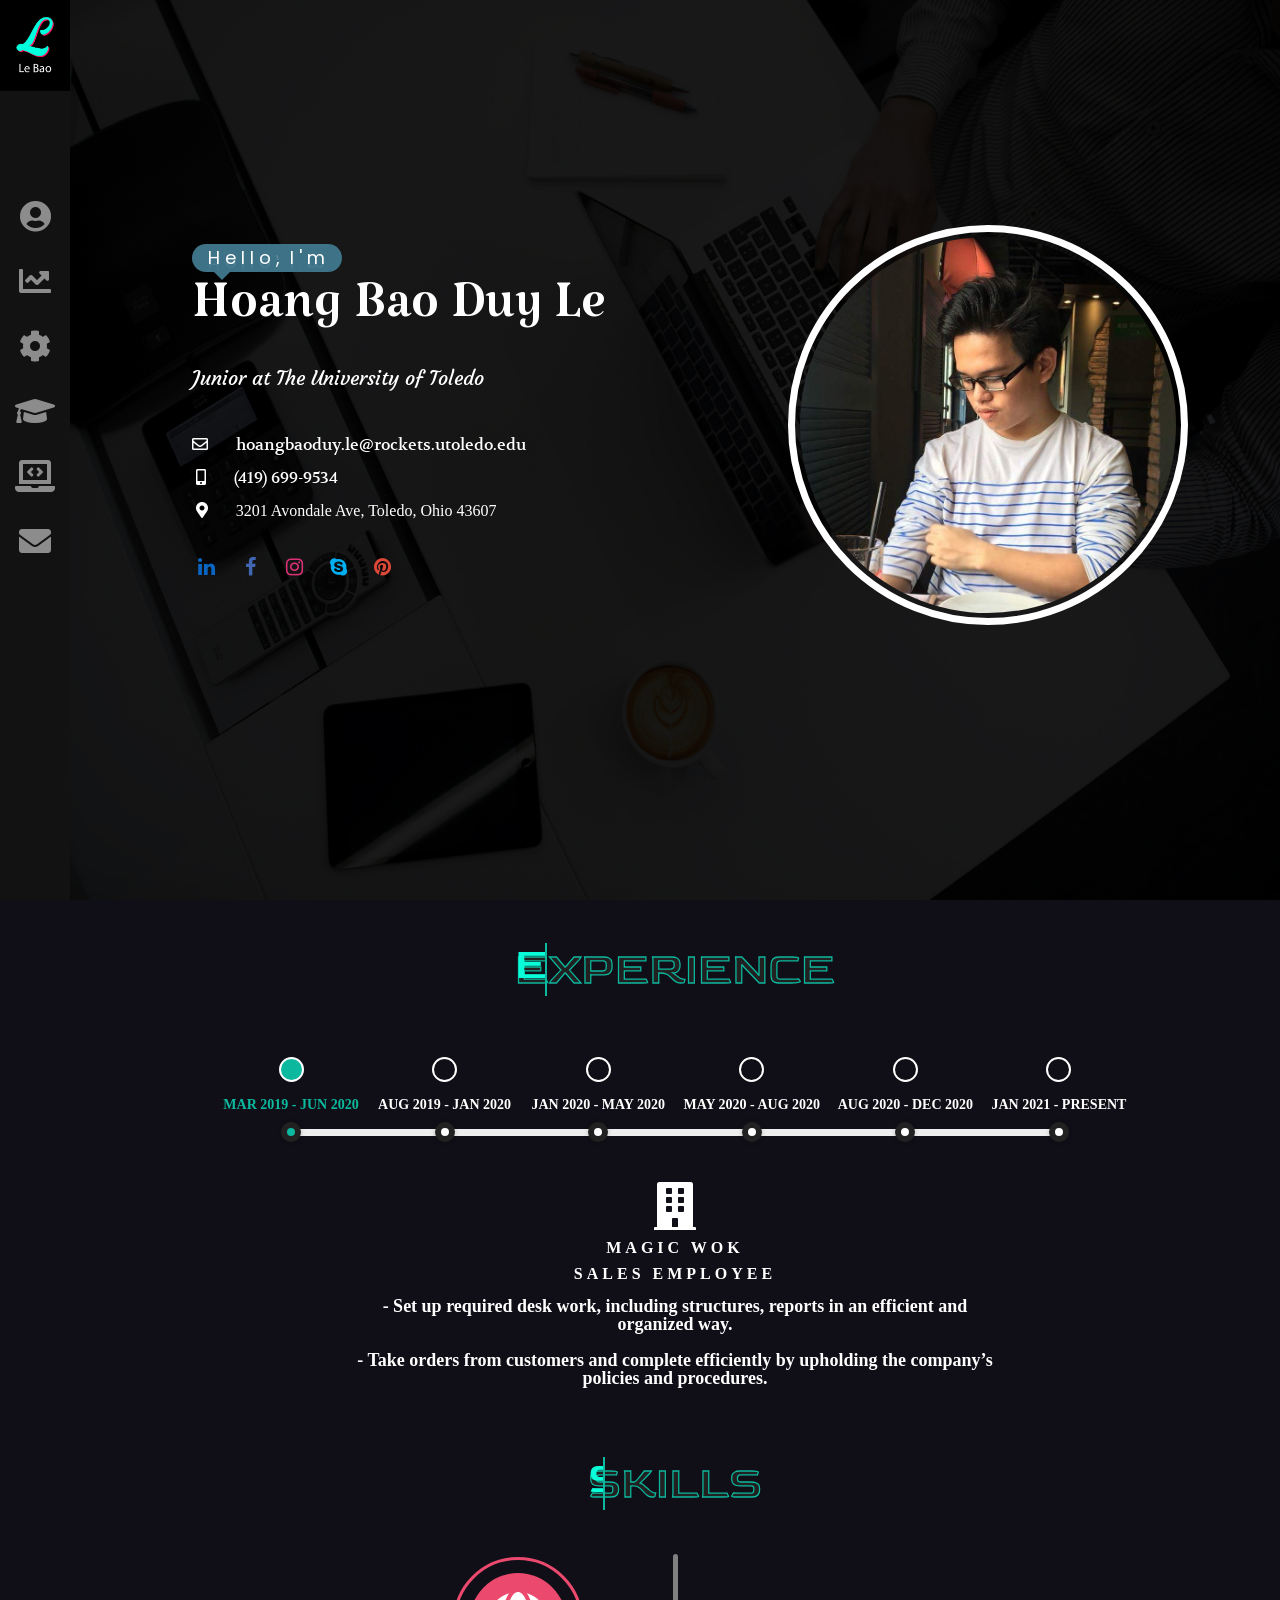
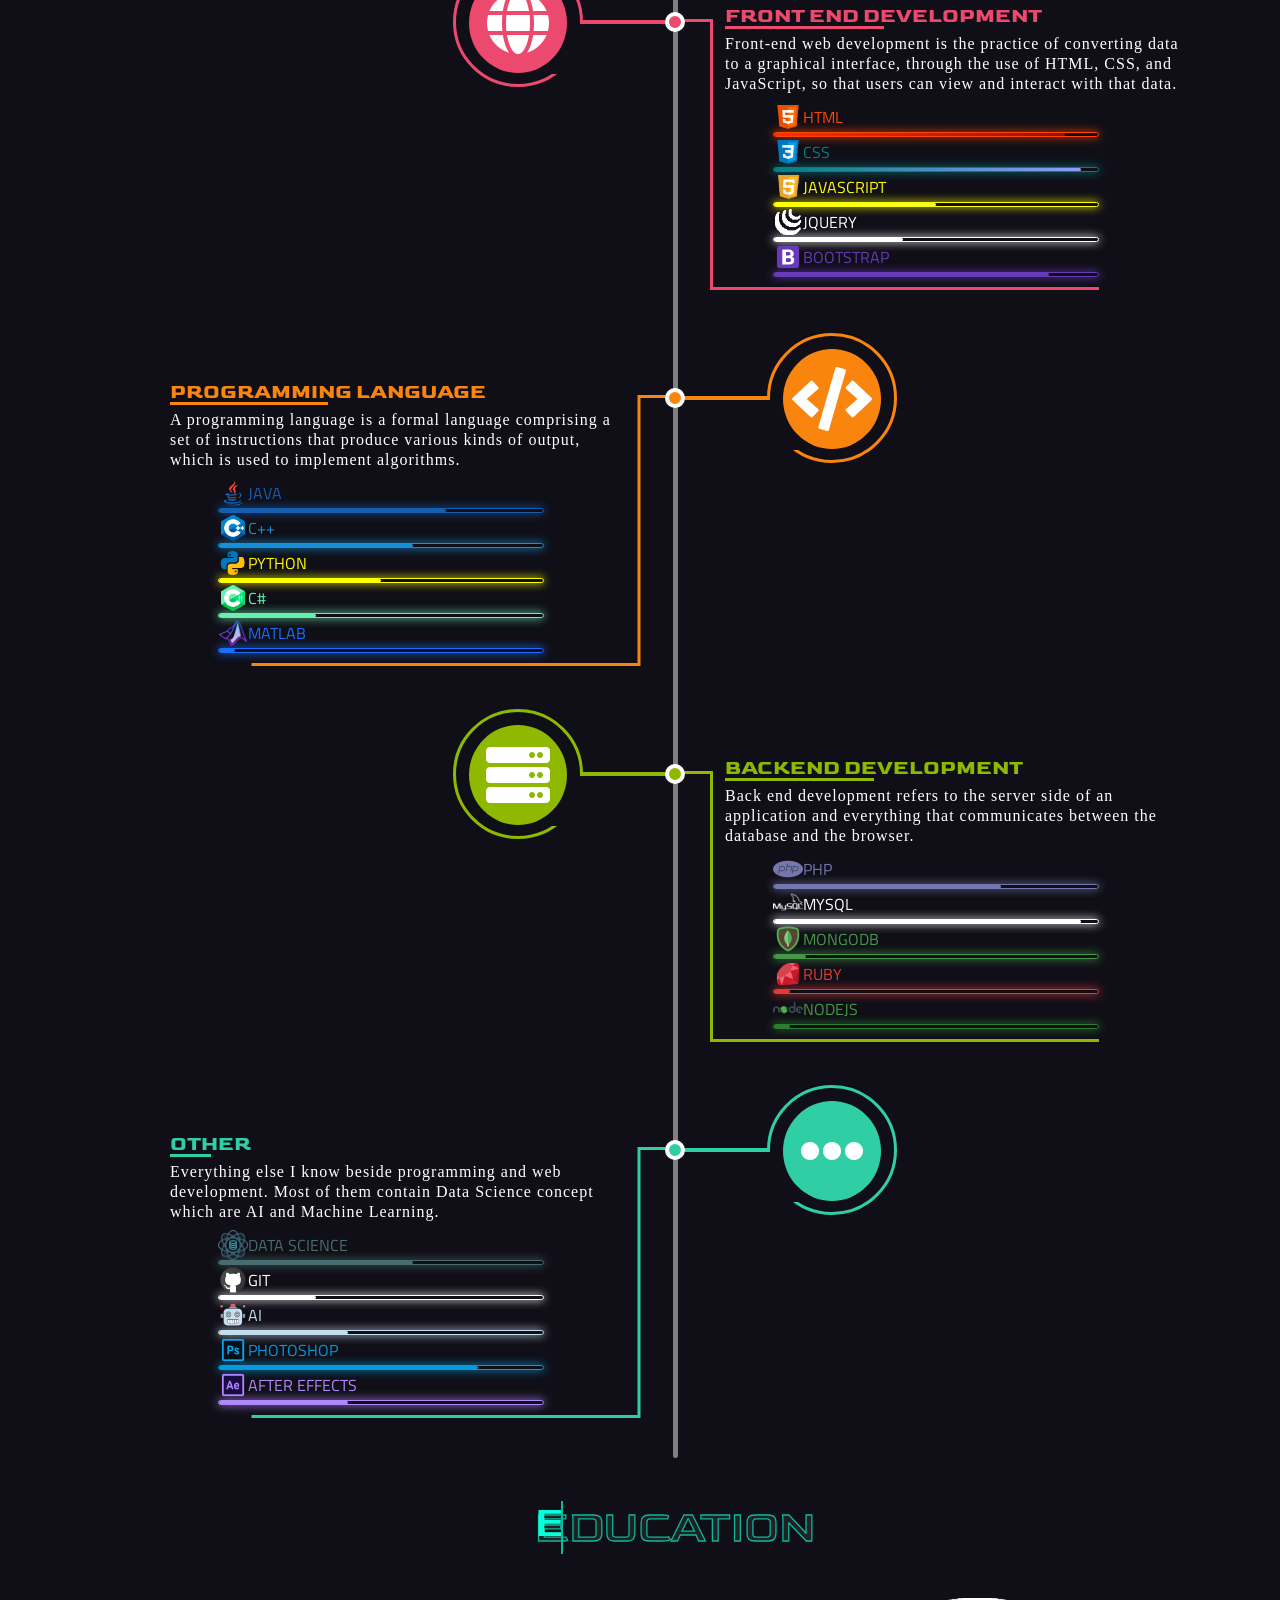
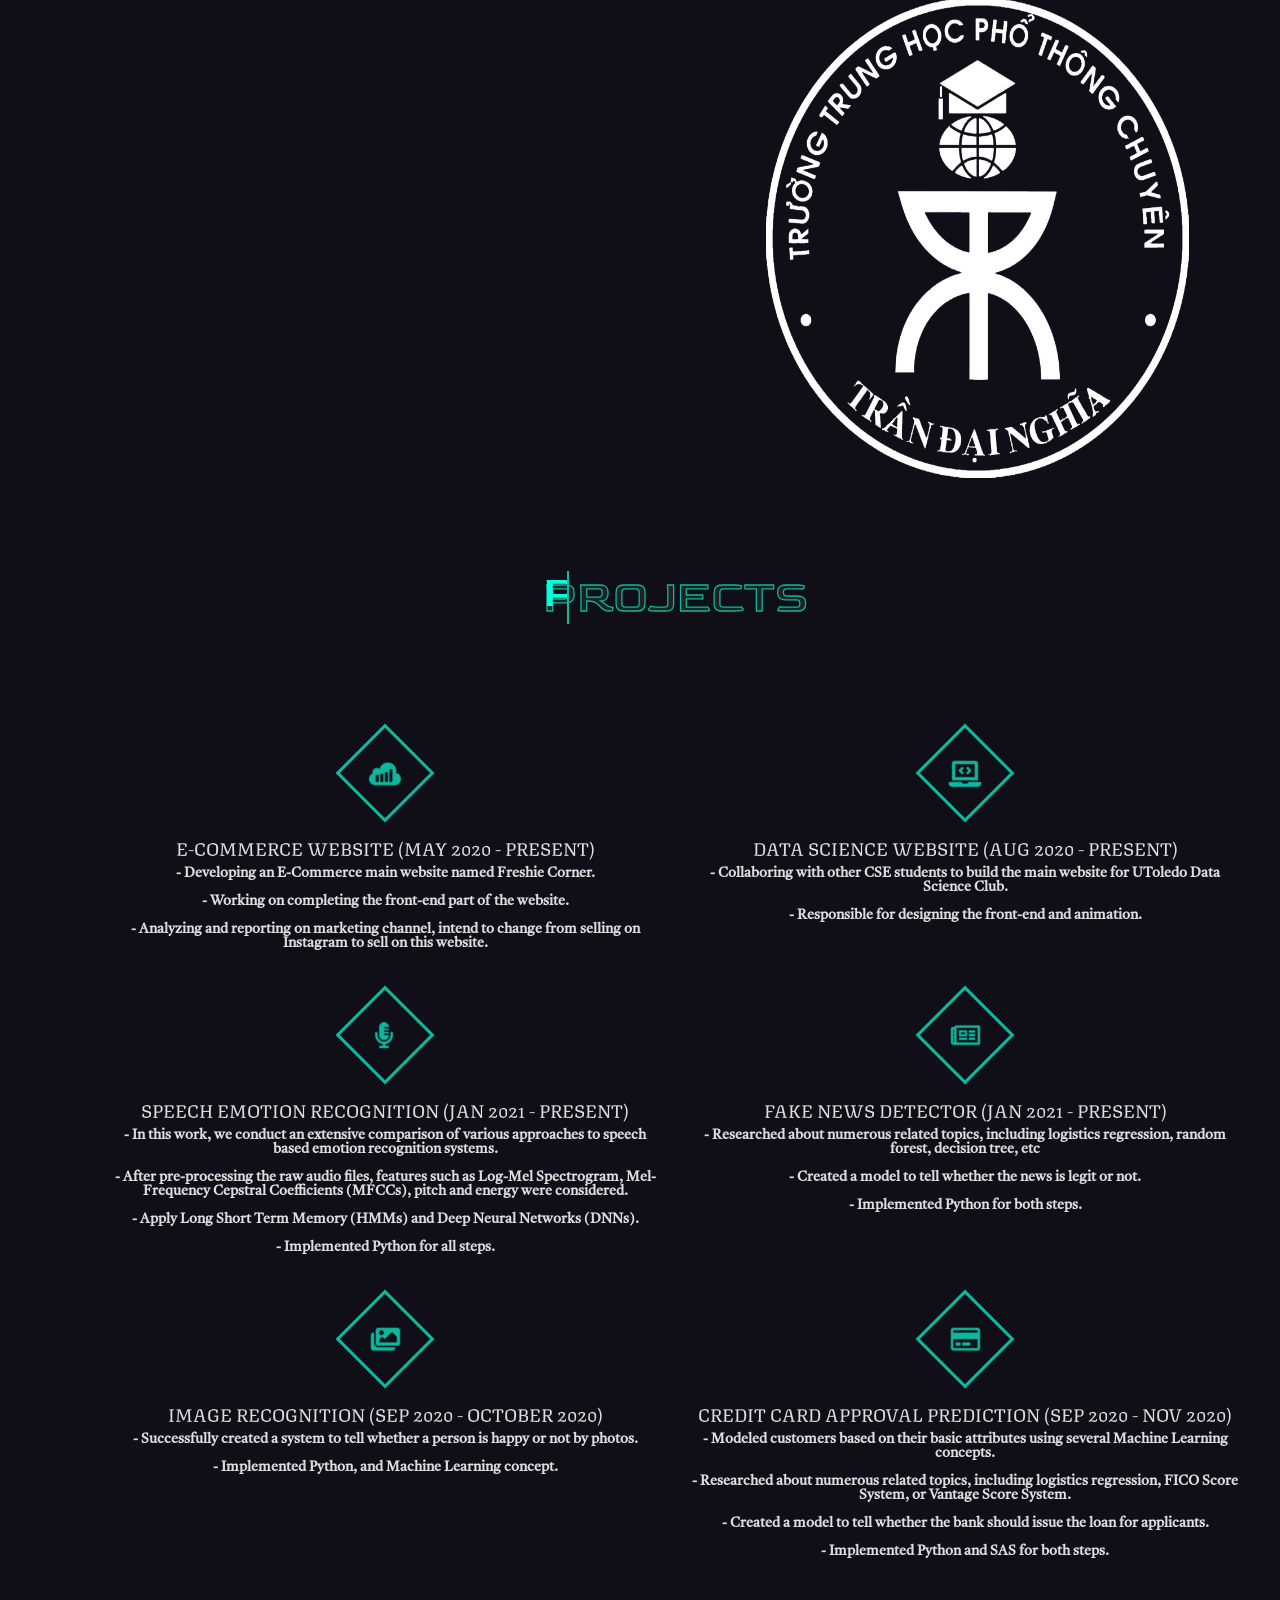
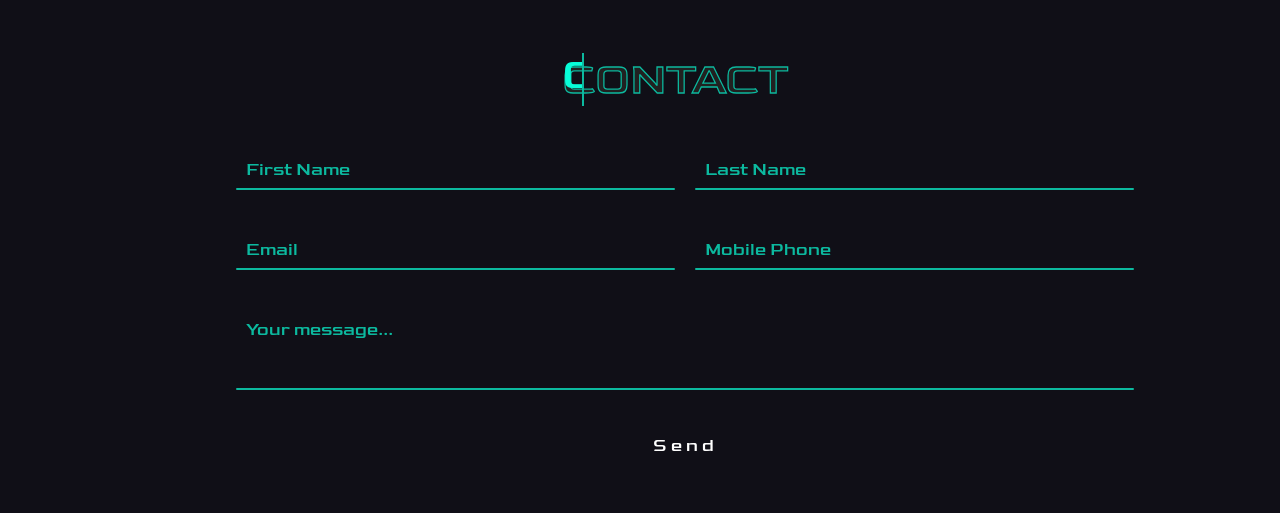
<file: project.html>
<!DOCTYPE html>
<html lang="en">

<head>
    <meta charset="UTF-8">
    <meta name="viewport" content="width=device-width, initial-scale=1.0">

    <!-- Bootstrap CSS -->
    <link rel="stylesheet" href="https://stackpath.bootstrapcdn.com/bootstrap/4.1.3/css/bootstrap.min.css"
        integrity="sha384-MCw98/SFnGE8fJT3GXwEOngsV7Zt27NXFoaoApmYm81iuXoPkFOJwJ8ERdknLPMO" crossorigin="anonymous">

    <!--Font Awesome CSS-->
    <link rel="stylesheet" href="https://cdnjs.cloudflare.com/ajax/libs/font-awesome/4.7.0/css/font-awesome.min.css">
    <link rel="stylesheet" href="https://use.fontawesome.com/releases/v5.3.1/css/all.css">
    <!-- <link href="/your-path-to-fontawesome/css/fontawesome.css" rel="stylesheet">
    <link href="/your-path-to-fontawesome/css/brands.css" rel="stylesheet">
    <link href="/your-path-to-fontawesome/css/solid.css" rel="stylesheet"> -->

    <!--Icon on top-->
    <link rel="icon" href="assets/images/logo_top.png" />

    <!--Google Font-->
    <link rel="preconnect" href="https://fonts.gstatic.com">
    <link href="https://fonts.googleapis.com/css2?family=Montserrat:wght@700&display=swap" rel="stylesheet">
    <link rel="preconnect" href="https://fonts.gstatic.com">
    <link href="https://fonts.googleapis.com/css2?family=Catamaran:wght@800&display=swap" rel="stylesheet">
    <link rel="preconnect" href="https://fonts.gstatic.com">
    <link href="https://fonts.googleapis.com/css2?family=Titillium+Web:wght@700&display=swap" rel="stylesheet">
    <link rel="preconnect" href="https://fonts.gstatic.com">
    <link href="https://fonts.googleapis.com/css2?family=Goldman:wght@700&display=swap" rel="stylesheet">
    <link rel="preconnect" href="https://fonts.gstatic.com">
    <link href="https://fonts.googleapis.com/css2?family=Caveat&display=swap" rel="stylesheet">
    <link rel="preconnect" href="https://fonts.gstatic.com">
    <link href="https://fonts.googleapis.com/css2?family=Castoro:ital@1&display=swap" rel="stylesheet">
    <link rel="preconnect" href="https://fonts.gstatic.com">
    <link href="https://fonts.googleapis.com/css2?family=Texturina:wght@300&display=swap" rel="stylesheet">
    <link rel="preconnect" href="https://fonts.gstatic.com">
    <link href="https://fonts.googleapis.com/css2?family=Goldman&display=swap" rel="stylesheet">
    <link rel="preconnect" href="https://fonts.gstatic.com">
    <link href="https://fonts.googleapis.com/css2?family=Playfair+Display&display=swap" rel="stylesheet">
    <link rel="preconnect" href="https://fonts.gstatic.com">
    <link href="https://fonts.googleapis.com/css2?family=Poppins&display=swap" rel="stylesheet">
    <link rel="preconnect" href="https://fonts.gstatic.com">
    <link href="https://fonts.googleapis.com/css2?family=Courgette&display=swap" rel="stylesheet">
    <link rel="preconnect" href="https://fonts.gstatic.com">
    <link href="https://fonts.googleapis.com/css2?family=Volkhov&display=swap" rel="stylesheet">
    <link rel="preconnect" href="https://fonts.gstatic.com">
    <link href="https://fonts.googleapis.com/css2?family=Katibeh&display=swap" rel="stylesheet">


    <!--Custom CSS-->
    <link rel="stylesheet" href="styles/reset.css">
    <link rel="stylesheet" href="styles/about-section.css">
    <link rel="stylesheet" href="styles/experience-section.css">
    <link rel="stylesheet" href="styles/skill-section.css">
    <link rel="stylesheet" href="styles/education-section.css">
    <link rel="stylesheet" href="styles/project-section.css">
    <link rel="stylesheet" href="styles/contact-section.css">
    <link rel="stylesheet" href="styles/all.css">
    <link rel="stylesheet" href="styles/wavy.css">
    <link rel="stylesheet" href="styles/nav.css">
    <link rel="stylesheet" href="styles/transition.css">
    <link rel="stylesheet" href="styles/preloader.css">

    <title>Hoang Bao Duy Le</title>
</head>

<body>
    <div class="preloader">
        <div id="loader-container">
            <div class="loader-div">
                <div class="loader-div">
                    <div class="loader-div">
                        <div class="loader-div"></div>
                    </div>
                </div>
            </div>
        </div>
    </div>


    <!-- <div class="transition transition-2 is-active"></div> -->

    <!--Navigation-->
    <nav id="vertical">
        <div class="container-fluid">
            <div class="row">
                <!-- sidebar -->
                <div class="pl-0 pr-0 justify-content-center">
                    <img style="cursor: pointer;" onclick="goTop()" src="assets/images/logo.png" alt="">

                    <div class="navbar-item text-center">
                        <ul class="navbar-nav flex-column nav-icon">
                            <li class="nav-item">
                                <span>
                                    <i id="about-icon" class="fas fa-user-circle fa-2x"></i>
                                </span>

                                <span onclick="aboutSection()">
                                    <a style="cursor: pointer;" class="about-link nav-a" href="index.html">ABOUT</a>
                                    </a>
                                </span>
                            </li>

                            <li class="nav-item">
                                <span>
                                    <i id="experience-icon" class="fas fa-chart-line fa-2x"></i>
                                </span>

                                <span onclick="experienceSection()">
                                    <a style="cursor: pointer;" class="experience-link nav-a" href="experience.html">
                                        EXPERIENCE
                                    </a>
                                </span>
                            </li>

                            <li class="nav-item">
                                <span>
                                    <i id="skill-icon" class="fas fa-cog fa-2x"></i>
                                </span>

                                <span onclick="skillSection()">
                                    <a style="cursor: pointer;" class="skill-link nav-a" href="skill.html">SKILL
                                    </a>
                                </span>

                            </li>

                            <li class="nav-item">
                                <span>
                                    <i id="education-icon" class="fas fa-graduation-cap fa-2x"></i>
                                </span>

                                <span onclick="educationSection()">
                                    <a style="cursor: pointer;" class="education-link nav-a"
                                        href="education.html">EDUCATION
                                    </a>
                                </span>
                            </li>

                            <li class="nav-item">
                                <span>
                                    <i id="project-icon" class="fas fa-laptop-code fa-2x"></i>
                                </span>

                                <span onclick="projectSection()">
                                    <a style="cursor: pointer;" class="project-link nav-a" href="project.html">PROJECTS
                                    </a>
                                </span>
                            </li>

                            <li class="nav-item">
                                <span>
                                    <i id="contact-icon" class="fas fa-envelope fa-2x"></i>
                                </span>

                                <span onclick="contactSection()">
                                    <a style="cursor: pointer;" class="contact-link nav-a" href="contact.html">CONTACT
                                    </a>
                                </span>
                            </li>
                        </ul>
                    </div>

                    <!-- <div class="social-media justify-content-center">
                        <ul class="social-icon">
                            <li id="linkedin">
                                <a href="https://www.linkedin.com/in/hoang-bao-duy-le/"><i
                                        class="fab fa-linkedin-in"></i></a>
                            </li>

                            <li id="facebook">
                                <a href="https://www.facebook.com/baoduy2408"><i class="fab fa-facebook-f"></i></a>
                            </li>

                            <li id="instagram">
                                <a href=""><i class="fab fa-instagram"></i></a>
                            </li>
                        </ul>
                    </div> -->
                </div>
            </div>
        </div>
    </nav>

    <nav class="navbar navbar-expand justify-content-center" id="horizon">
        <div class="container-fluid">
            <img src="assets/images/logo.png" alt="" class="horizon-image pl-3" style="cursor: pointer;"
                onclick="goTop()">
            <div class="row horizon-row">
                <div class="navbar-item collapse navbar-collapse justify-content-center" id="horizon-navbar">
                    <ul class="navbar-nav justify-content-center">
                        <li class="nav-item horizon-item">
                            <span>
                                <i id="about-icon" class="fas fa-user-circle fa-2x"></i>
                            </span>

                            <span onclick="aboutSection()">
                                <a style="cursor: pointer;" class="about-link nav-a" href="index.html">ABOUT</a>
                                </a>
                            </span>
                        </li>

                        <li class="nav-item horizon-item">
                            <span>
                                <i id="experience-icon" class="fas fa-chart-line fa-2x"></i>
                            </span>

                            <span onclick="experienceSection()">
                                <a style="cursor: pointer;" class="experience-link nav-a" href="experience.html">
                                    EXPERIENCE
                                </a>
                            </span>
                        </li>

                        <li class="nav-item horizon-item">
                            <span>
                                <i id="skill-icon" class="fas fa-cog fa-2x"></i>
                            </span>

                            <span onclick="skillSection()">
                                <a style="cursor: pointer;" class="skill-link nav-a" href="skill.html">SKILL
                                </a>
                            </span>

                        </li>

                        <li class="nav-item horizon-item">
                            <span>
                                <i id="education-icon" class="fas fa-graduation-cap fa-2x"></i>
                            </span>

                            <span onclick="educationSection()">
                                <a style="cursor: pointer;" class="education-link nav-a" href="education.html">EDUCATION
                                </a>
                            </span>
                        </li>

                        <li class="nav-item horizon-item">
                            <span>
                                <i id="project-icon" class="fas fa-laptop-code fa-2x"></i>
                            </span>

                            <span onclick="projectSection()">
                                <a style="cursor: pointer;" class="project-link nav-a" href="project.html">PROJECTS
                                </a>
                            </span>
                        </li>

                        <li class="nav-item horizon-item">
                            <span>
                                <i id="contact-icon" class="fas fa-envelope fa-2x"></i>
                            </span>

                            <span onclick="contactSection()">
                                <a style="cursor: pointer;" class="contact-link nav-a" href="contact.html">CONTACT
                                </a>
                            </span>
                        </li>
                    </ul>
                </div>
            </div>
            <!-- <a id="linkedin-horizon" class="media-horizon pr-1" href="https://www.linkedin.com/in/hoang-bao-duy-le/"><i
                    class="fab fa-linkedin-in"></i></a>
            <a id="facebook-horizon" class="media-horizon px-1" href="https://www.facebook.com/baoduy2408"><i
                    class="fab fa-facebook-f"></i></a>
            <a id="instagram-horizon" class="media-horizon pl-1" href=""><i class="fab fa-instagram"></i></a> -->

            <button id="toggle-nav-button" class="border-0" type="button" data-toggle="collapse"
                data-target="#toggleNav" onclick="show_hide()">
                <svg width="35" height="35" viewBox="0 0 16 16" class="bi bi-chevron-double-down" fill="currentColor"
                    xmlns="http://www.w3.org/2000/svg">
                    <path fill-rule="evenodd"
                        d="M1.646 6.646a.5.5 0 0 1 .708 0L8 12.293l5.646-5.647a.5.5 0 0 1 .708.708l-6 6a.5.5 0 0 1-.708 0l-6-6a.5.5 0 0 1 0-.708z" />
                    <path fill-rule="evenodd"
                        d="M1.646 2.646a.5.5 0 0 1 .708 0L8 8.293l5.646-5.647a.5.5 0 0 1 .708.708l-6 6a.5.5 0 0 1-.708 0l-6-6a.5.5 0 0 1 0-.708z" />
                </svg>
            </button>
        </div>s
    </nav>

    <nav id="toggleNav" class="navbar navbar-expand container-fluid">
        <div class="navbar-item" id="item-toggle">
            <ul class="navbar-nav justify-content-between">
                <li class="nav-item toggle-item">
                    <span>
                        <i id="about-icon" class="fas fa-user-circle fa-2x"></i>
                    </span>

                    <span onclick="aboutSection()">
                        <a style="cursor: pointer;" class="about-link nav-a" href="index.html">ABOUT</a>
                        </a>
                    </span>
                </li>

                <li class="nav-item toggle-item">
                    <span>
                        <i id="experience-icon" class="fas fa-chart-line fa-2x"></i>
                    </span>

                    <span onclick="experienceSection()">
                        <a style="cursor: pointer;" class="experience-link nav-a" href="experience.html">
                            EXPERIENCE
                        </a>
                    </span>
                </li>

                <li class="nav-item toggle-item">
                    <span>
                        <i id="skill-icon" class="fas fa-cog fa-2x"></i>
                    </span>

                    <span onclick="skillSection()">
                        <a style="cursor: pointer;" class="skill-link nav-a" href="skill.html">SKILL
                        </a>
                    </span>

                </li>

                <li class="nav-item toggle-item">
                    <span>
                        <i id="education-icon" class="fas fa-graduation-cap fa-2x"></i>
                    </span>

                    <span onclick="educationSection()">
                        <a style="cursor: pointer;" class="education-link nav-a" href="education.html">EDUCATION
                        </a>
                    </span>
                </li>

                <li class="nav-item toggle-item">
                    <span>
                        <i id="project-icon" class="fas fa-laptop-code fa-2x"></i>
                    </span>

                    <span onclick="projectSection()">
                        <a style="cursor: pointer;" class="project-link nav-a" href="project.html">PROJECTS
                        </a>
                    </span>
                </li>

                <li class="nav-item toggle-item">
                    <span>
                        <i id="contact-icon" class="fas fa-envelope fa-2x"></i>
                    </span>

                    <span onclick="contactSection()">
                        <a style="cursor: pointer;" class="contact-link nav-a" href="contact.html">CONTACT
                        </a>
                    </span>
                </li>
            </ul>
        </div>
    </nav>

    <div class="modal-img">
        <img src="assets/images/education_section/toledo-logo.jpg" alt="">
        <div class="toledo-close"></div>
    </div>

    <div class="tdn-modal-img">
        <img src="assets/images/education_section/tdn-modal.jpg" alt="">
        <div class="tdn-close"></div>
    </div>


    <main>
        <div class="main-content">
            <section id="about-main">
                <img src="assets/images/about_section/background-dark.jpg" alt="" id="about-background">
                <div class="about-content">
                    <div class="about-page-container">
                        <div class="about-info text-white">
                            <div class="bubble d-flex justify-content-center align-items-center">
                                <p class="wavy">
                                    <span style="--i:1;">H</span>
                                    <span style="--i:2;">e</span>
                                    <span style="--i:3;">l</span>
                                    <span style="--i:4;">l</span>
                                    <span style="--i:5;">o</span>
                                    <span style="--i:6;">,</span>
                                    <span style="--i:7;"> </span>
                                    <span style="--i:8;">I</span>
                                    <span style="--i:9;">'</span>
                                    <span style="--i:10;">m</span>
                                    <!-- Hello, I am -->
                                </p>
                            </div>

                            <div class="about-attribute">
                                <p id="about-name" class="mb-3">Hoang Bao Duy Le</p>
                                <p id="about-title">Junior at The University of Toledo</p>
                                <p id="about-email"><i class="far fa-envelope mr-4 mt-5"></i>
                                    hoangbaoduy.le@rockets.utoledo.edu</p>
                                <p id="about-phone"><i class="fas fa-mobile-alt mr-4 mt-3"></i> (419) 699-9534</p>
                                <p id="about-address"><i class="fas fa-map-marker-alt mr-4 ml-1 mt-3"></i> 3201 Avondale
                                    Ave, Toledo, Ohio
                                    43607</p>
                            </div>

                            <div class="social-media mt-5 ml-5 text-white">
                                <ul>
                                    <li><a href="https://www.linkedin.com/in/hoang-bao-duy-le/"><span></span></a></li>
                                    <li><a href="https://www.facebook.com/baoduy2408"><span></span></a></li>
                                    <li><a href="https://www.instagram.com/mabulee/"><span></span></a></li>
                                    <li><a href="https://secure.skype.com/portal/overview"><span></span></a></li>
                                    <li><a href="https://www.pinterest.com/boduylhong/_saved/"><span></span></a></li>
                                </ul>
                            </div>
                        </div>

                        <div class="about-img">
                            <img src="assets/images/about_section/profile.jpg" alt="" id="about-image">
                        </div>
                    </div>

                </div>
            </section>

            <section id="experience-main" class="my-5">
                <h1 class="text-center">
                    <span data-text="EXPERIENCE" id="header" class="text-center">EXPERIENCE</span>
                </h1>

                <div class="experience-content">
                    <div class="experience-container">
                        <input type="radio" class="first" id="firstradio" name="bright" checked>
                        <input type="radio" class="second" id="secondradio" name="bright">
                        <input type="radio" class="third" id="thirdradio" name="bright">
                        <input type="radio" class="fourth" id="fourthradio" name="bright">
                        <input type="radio" class="fifth" id="fifthradio" name="bright">
                        <input type="radio" class="sixth" id="sixthradio" name="bright">

                        <div class="head">
                            <ul class="navlist">
                                <li class="st1 active" id="step1" onclick="showst1()">
                                    <h2 class="inner" id="first-inner">Mar 2019 - Jun 2020</h2>
                                </li>
                                <li class="st2" id="step2" onclick="showst2()">
                                    <h2 class="inner" id="second-inner">Aug 2019 - Jan 2020</h2>
                                </li>
                                <li class="st3" id="step3" onclick="showst3()">
                                    <h2 class="inner" id="third-inner">Jan 2020 - May 2020</h2>
                                </li>
                                <li class="st4" id="step4" onclick="showst4()">
                                    <h2 class="inner" id="fourth-inner">May 2020 - Aug 2020</h2>
                                </li>
                                <li class="st5" id="step5" onclick="showst5()">
                                    <h2 class="inner" id="fifth-inner">Aug 2020 - Dec 2020</h2>
                                </li>
                                <li class="st6" id="step6" onclick="showst6()">
                                    <h2 class="inner" id="sixth-inner">Jan 2021 - Present</h2>
                                </li>
                            </ul>

                            <div class="line">
                                <span></span>
                            </div>
                        </div>

                        <div class="experience-content">
                            <section class="first-section">
                                <span><i class="fas fa-building"></i></span>

                                <h2>Magic Wok</h2>
                                <h2>Sales Employee</h2>
                                <p>- Set up required desk work, including structures, reports in an efficient and
                                    organized way. <br> <br>
                                    - Take orders from customers and complete efficiently by upholding the company’s
                                    policies
                                    and procedures.</p>
                            </section>

                            <section class="second-section">
                                <span><img src="assets/images/education_section/toledo-logo.png" alt=""></span>

                                <h2>Undergraduate Teaching Assistant</h2>
                                <p>- Assisted students in homework and lab assignments. <br> <br>
                                    - Attended a training course on professional teaching. <br> <br>
                                    - Listened to student’s concerns and questions then communicate problems with the
                                    professor.</p>
                            </section>

                            <section class="third-section">
                                <span><img src="assets/images/education_section/toledo-logo.png" alt=""></span>

                                <h2>Programming Peer Tutor</h2>
                                <p>- Interpret the essential programming concepts for students in lab sessions. <br>
                                    <br>
                                    - Help students with their homework and monthly project given by the professor. <br>
                                    <br>
                                    - Teach first-year students to help them expand their knowledge about
                                    programming
                                </p>
                            </section>

                            <section class="fourth-section">
                                <span><img src="assets/images/education_section/toledo-logo.png" alt=""></span>
                                <h2>Academic Industry Immersion Seminar<br> (Alternative Co-op Course Due to COVID-19)
                                </h2>

                                <p>- Worked on a case study group to develop solutions for Matrix’s Case Study affected
                                    by a HAB event while aligning with EPA regulations. <br> <br>
                                    - Collaborated with team members from the University of Toledo to recommend the most
                                    appropriate response to the problem. <br> <br>
                                    - Completed online certifications via Lynda/LinkedIn to broaden technical skills
                                    such as Python and JavaScript Essential Training. <br> <br>
                                    - Completed KEEN Entrepreneurial Mindset Modules about Innovating to Solve Problems
                                    Under Organizational Constraints and Learning from Failures.</p>
                            </section>

                            <section class="fifth-section">
                                <span><img src="assets/images/education_section/datascience.png" alt="" width="200"
                                        height="200"></span>

                                <h2>Web Developer</h2>
                                <p>- Responsible for building, coding, and designing the official website. <br> <br>
                                    - Working on separate projects such as image recognition, credit application
                                    approval
                                    prediction.<br> <br>
                                    - Researching about machine learning, deep learning and neuron network.</p>
                            </section>

                            <section class="sixth-section">
                                <span><img src="assets/images/education_section/nysus-logo.png" alt="" width="200"
                                        height="100"></span>

                                <h2>System Software Developer Co-op</h2>
                                <p>- Maintain and update (mainly web-based) manufacturing software systems related to:
                                    just-in-time manufacturing execution system (MES),
                                    data collection systems, and web-based administrative applications. Many involving
                                    integration to PLCs. <br></br>
                                    - Participate in design efforts related to new system projects and support the
                                    implementation and ongoing use of these applications.<br></br>
                                    - Support existing applications using tools developed and MS SQL Server Management
                                    Studio.<br></br>
                                    - Ensure the reliability and accuracy of all systems implemented at Nysus
                                    Solutions.<br></br>
                                    - Work with the Lead Application Architect to design and deploy a robust
                                    architecture that will facilitate growth of new applications being developed and
                                    deployed.</p>
                            </section>
                        </div>
                    </div>
            </section>

            <section id="skill-main" class="my-5" data-aos="fade-down">
                <h1 class=" text-center">
                    <span data-text="SKILLS" id="header" class="text-center">SKILLS</span>
                </h1>

                <div class="container my-5">
                    <div class="row">
                        <div class="col-md-12">
                            <div class="main-timeline">
                                <a href="#" class="timeline" onclick="return false;">
                                    <div class="timeline-icon"><i class="fa fa-globe"></i></div>
                                    <div class="timeline-content">
                                        <h3 class="title title-web">Front End Development</h3>
                                        <p class="skill-description mb-2">
                                            Front-end web development is the practice of converting data to a graphical
                                            interface, through the use of HTML, CSS, and JavaScript, so that users can
                                            view and interact with that data.
                                        </p>

                                        <div id="html" class="pl-5">
                                            <div class="d-flex skill-item">
                                                <img src="assets/images/icon/html.png" alt="">
                                                <p id="html-text">HTML</p>
                                            </div>

                                            <div id="html-bar">
                                                <div id="html-finished-bar"></div>
                                            </div>
                                        </div>

                                        <div id="css" class="pl-5">
                                            <div class="d-flex skill-item">
                                                <img src="assets/images/icon/css.png" alt="">
                                                <p id="css-text">CSS</p>
                                            </div>

                                            <div id="css-bar">
                                                <div id="css-finished-bar"></div>
                                            </div>
                                        </div>

                                        <div id="javascript" class="pl-5">
                                            <div class="d-flex skill-item">
                                                <img src="assets/images/icon/js.png" alt="">
                                                <p id="js-text">JAVASCRIPT</p>
                                            </div>

                                            <div id="js-bar">
                                                <div id="js-finished-bar"></div>
                                            </div>
                                        </div>

                                        <div id="jquery" class="pl-5">
                                            <div class="d-flex skill-item">
                                                <img src="assets/images/icon/jquery.png" alt="">
                                                <p id="jquery-text">JQUERY</p>
                                            </div>

                                            <div id="jquery-bar">
                                                <div id="jquery-finished-bar"></div>
                                            </div>
                                        </div>

                                        <div id="bootstrap" class="pl-5">
                                            <div class="d-flex skill-item">
                                                <img src="assets/images/icon/bootstrap.png" alt="">
                                                <p id="bootstrap-text">BOOTSTRAP</p>
                                            </div>

                                            <div id="bootstrap-bar">
                                                <div id="bootstrap-finished-bar"></div>
                                            </div>
                                        </div>
                                    </div>
                                </a>
                                <a href="#" class="timeline" onclick="return false;">
                                    <div class="timeline-icon"><i class="fas fa-code"></i></div>
                                    <div class="timeline-content">
                                        <h3 class="title title-program">Programming Language</h3>
                                        <p class="skill-description mb-2">
                                            A programming language is a formal language comprising a set of instructions
                                            that produce various kinds of output, which is used to implement algorithms.
                                        </p>

                                        <div id="java" class="pl-5">
                                            <div class="d-flex skill-item">
                                                <img src="assets/images/icon/java.png" alt="">
                                                <p id="java-text">Java</p>
                                            </div>

                                            <div id="java-bar">
                                                <div id="java-finished-bar"></div>
                                            </div>
                                        </div>

                                        <div id="cpp" class="pl-5">
                                            <div class="d-flex skill-item">
                                                <img src="assets/images/icon/c++.png" alt="">
                                                <p id="cpp-text">C++</p>
                                            </div>

                                            <div id="cpp-bar">
                                                <div id="cpp-finished-bar"></div>
                                            </div>
                                        </div>

                                        <div id="python" class="pl-5">
                                            <div class="d-flex skill-item">
                                                <img src="assets/images/icon/python.png" alt="">
                                                <p id="python-text">PYTHON</p>
                                            </div>

                                            <div id="python-bar">
                                                <div id="python-finished-bar"></div>
                                            </div>
                                        </div>

                                        <div id="c_sharp" class="pl-5">
                                            <div class="d-flex skill-item">
                                                <img src="assets/images/icon/c_sharp.png" alt="">
                                                <p id="c_sharp-text">C#</p>
                                            </div>

                                            <div id="c_sharp-bar">
                                                <div id="c_sharp-finished-bar"></div>
                                            </div>
                                        </div>

                                        <div id="matlab" class="pl-5">
                                            <div class="d-flex skill-item">
                                                <img src="assets/images/icon/matlab.png" alt="">
                                                <p id="matlab-text">MATLAB</p>
                                            </div>

                                            <div id="matlab-bar">
                                                <div id="matlab-finished-bar"></div>
                                            </div>
                                        </div>
                                    </div>
                                </a>
                                <a href="#" class="timeline" onclick="return false;">
                                    <div class="timeline-icon"><i class="fas fa-server"></i></div>
                                    <div class="timeline-content">
                                        <h3 class="title title-backend">Backend Development</h3>
                                        <p class="skill-description mb-2">
                                            Back end development refers to the server side of an application and
                                            everything that communicates between the database and the browser.
                                        </p>

                                        <div id="php" class="pl-5">
                                            <div class="d-flex skill-item">
                                                <img src="assets/images/icon/php.png" alt="">
                                                <p id="php-text">PHP</p>
                                            </div>

                                            <div id="php-bar">
                                                <div id="php-finished-bar"></div>
                                            </div>
                                        </div>

                                        <div id="sql" class="pl-5">
                                            <div class="d-flex skill-item">
                                                <img src="assets/images/icon/sql.png" alt="">
                                                <p id="sql-text">MySQL</p>
                                            </div>

                                            <div id="sql-bar">
                                                <div id="sql-finished-bar"></div>
                                            </div>
                                        </div>

                                        <div id="mongoDB" class="pl-5">
                                            <div class="d-flex skill-item">
                                                <img src="assets/images/icon/mongoDB.png" alt="">
                                                <p id="mongoDB-text">MongoDB</p>
                                            </div>

                                            <div id="mongoDB-bar">
                                                <div id="mongoDB-finished-bar"></div>
                                            </div>
                                        </div>

                                        <div id="ruby" class="pl-5">
                                            <div class="d-flex skill-item">
                                                <img src="assets/images/icon/ruby.png" alt="">
                                                <p id="ruby-text">Ruby</p>
                                            </div>

                                            <div id="ruby-bar">
                                                <div id="ruby-finished-bar"></div>
                                            </div>
                                        </div>

                                        <div id="node" class="pl-5">
                                            <div class="d-flex skill-item">
                                                <img src="assets/images/icon/node.png" alt="">
                                                <p id="mongoDB-text">NodeJS</p>
                                            </div>

                                            <div id="node-bar">
                                                <div id="node-finished-bar"></div>
                                            </div>
                                        </div>
                                    </div>
                                </a>
                                <a href="#" class="timeline" onclick="return false;">
                                    <div class="timeline-icon"><i class="fas fa-ellipsis-h"></i></div>
                                    <div class="timeline-content">
                                        <h3 class="title title-other">Other</h3>
                                        <p class="skill-description mb-2">
                                            Everything else I know beside programming and web development. Most of them
                                            contain Data Science concept which are AI and Machine Learning.
                                        </p>

                                        <div id="datascience" class="pl-5">
                                            <div class="d-flex skill-item">
                                                <img src="assets/images/icon/datascience.png" alt="">
                                                <p id="datascience-text">Data Science</p>
                                            </div>

                                            <div id="datascience-bar">
                                                <div id="datascience-finished-bar"></div>
                                            </div>
                                        </div>

                                        <div id="git" class="pl-5">
                                            <div class="d-flex skill-item">
                                                <img src="assets/images/icon/git.png" alt="">
                                                <p id="git-text">Git</p>
                                            </div>

                                            <div id="git-bar">
                                                <div id="git-finished-bar"></div>
                                            </div>
                                        </div>

                                        <div id="AI" class="pl-5">
                                            <div class="d-flex skill-item">
                                                <img src="assets/images/icon/AI.png" alt="">
                                                <p id="AI-text">AI</p>
                                            </div>

                                            <div id="AI-bar">
                                                <div id="AI-finished-bar"></div>
                                            </div>
                                        </div>

                                        <div id="photoshop" class="pl-5">
                                            <div class="d-flex skill-item">
                                                <img src="assets/images/icon/photoshop.png" alt="">
                                                <p id="photoshop-text">Photoshop</p>
                                            </div>

                                            <div id="photoshop-bar">
                                                <div id="photoshop-finished-bar"></div>
                                            </div>
                                        </div>

                                        <div id="ae" class="pl-5">
                                            <div class="d-flex skill-item">
                                                <img src="assets/images/icon/ae.png" alt="">
                                                <p id="ae-text">After Effects</p>
                                            </div>

                                            <div id="ae-bar">
                                                <div id="ae-finished-bar"></div>
                                            </div>
                                        </div>
                                    </div>
                                </a>
                            </div>
                        </div>
                    </div>
                </div>
            </section>

            <section id="education-main">
                <h1 class="mb-5 text-center">
                    <span data-text="EDUCATION" id="header" class="text-center">EDUCATION</span>
                </h1>

                <div class="education-content">
                    <section class="toledo education-container mb-5">
                        <div class="education-thecard">
                            <div class="front">
                                <img src="assets/images/education_section/utoledo.png" alt="" class="front-img">
                            </div>

                            <div class="back" id="toledo-back">
                                <div class="header">
                                    <div class="header">
                                        <div class="hamburger-menu">
                                            <div class="center">

                                            </div>
                                        </div>
                                        <a href="" class="mail">
                                            <i class="far fa-envelope"></i>
                                        </a>

                                        <div class="toledo-main">
                                            <div class="toledo-img mt-3">
                                                <div class="toledo-hover">
                                                    <i class="fas fa-camera fa-2x"></i>
                                                </div>
                                            </div>
                                            <h3 class="fullname">Le Bao</h3>
                                            <h3 class="subname">College of Engineering</h3>
                                        </div>
                                    </div>
                                </div>

                                <div class="content justify-content-between align-items-center pt-4">
                                    <div class="left">
                                        <div class="about-container">
                                            <h2 class="title">University of Toledo</h2>
                                            <p class="text">Bachelor of Science</p>
                                            <p class="text">Major: Computer Science</p>
                                            <p class="text">Minor: Data Science</p>
                                        </div>

                                        <div class="icons-container">
                                            <a href="https://www.linkedin.com/in/hoang-bao-duy-le/"
                                                class="icon text-primary"><i class="fab fa-linkedin-in"></i></a>
                                            <a href="https://www.instagram.com/mabulee/" class="icon text-danger"><i
                                                    class="fab fa-instagram"></i></a>
                                            <a href="https://www.facebook.com/baoduy2408" class="icon text-info"><i
                                                    class="fab fa-facebook-f"></i></a>
                                            <a href="https://github.com/lehoangbaoduy" class="icon text-dark"><i
                                                    class="fab fa-github"></i></a>
                                        </div>

                                        <div class="buttons-wrapper">
                                            <div class="follow-wrap">
                                                <a href="" class="follow">Follow</a>
                                            </div>
                                            <div class="share-wrap">
                                                <a href="" class="share">Share</a>
                                            </div>
                                        </div>
                                    </div>

                                    <div class="right">
                                        <div>
                                            <h3 class="number">3.74</h3>
                                            <h3 class="number-title">GPA</h3>
                                        </div>
                                        <div>
                                            <h3 class="number">Aug 2018</h3>
                                            <h3 class="number-title">Start Date</h3>
                                        </div>
                                        <div>
                                            <h3 class="number">Dec 2022</h3>
                                            <h3 class="number-title">Graduation</h3>
                                        </div>
                                    </div>
                                </div>
                            </div>
                        </div>
                    </section>

                    <section class="tdn education-container mb-5" id="tdn-container">
                        <div class="education-thecard">
                            <div class="front d-flex justify-content-center align-items-center">
                                <img src="assets/images/education_section/tdn.png" alt="" class="front-img"
                                    id="tdn-front-img">
                            </div>


                            <div class="back" id="tdn-back">
                                <div class="header">
                                    <div class="hamburger-menu">
                                        <div class="center">

                                        </div>
                                    </div>
                                    <a href="" class="mail">
                                        <i class="far fa-envelope"></i>
                                    </a>

                                    <div class="tdn-main">
                                        <div class="tdn-img">
                                            <div class="tdn-hover">
                                                <i class="fas fa-camera fa-2x"></i>
                                            </div>
                                        </div>
                                        <h3 class="fullname">Le Hoang Bao Duy</h3>
                                        <h3 class="subname"></h3>
                                    </div>
                                </div>

                                <div class="content justify-content-between align-items-center pt-4">
                                    <div class="left">
                                        <div class="about-container">
                                            <h2 class="title">Tran Dai Nghia High School</h2>
                                            <p class="text">Natural Science</p>
                                            <p><br></p>
                                            <p><br></p>
                                        </div>

                                        <div class="icons-container">
                                            <a href="https://www.linkedin.com/in/hoang-bao-duy-le/"
                                                class="icon text-primary"><i class="fab fa-linkedin-in"></i></a>
                                            <a href="https://www.instagram.com/mabulee/" class="icon text-danger"><i
                                                    class="fab fa-instagram"></i></a>
                                            <a href="https://www.facebook.com/baoduy2408" class="icon text-info"><i
                                                    class="fab fa-facebook-f"></i></a>
                                            <a href="https://github.com/lehoangbaoduy" class="icon text-dark"><i
                                                    class="fab fa-github"></i></a>
                                        </div>

                                        <div class="buttons-wrapper">
                                            <div class="follow-wrap">
                                                <a href="" class="follow">Follow</a>
                                            </div>
                                            <div class="share-wrap">
                                                <a href="" class="share">Share</a>
                                            </div>
                                        </div>
                                    </div>

                                    <div class="right">
                                        <div>
                                            <h3 class="number">3.6</h3>
                                            <h3 class="number-title">GPA</h3>
                                        </div>
                                        <div>
                                            <h3 class="number">Aug 2015</h3>
                                            <h3 class="number-title">Start Date</h3>
                                        </div>
                                        <div>
                                            <h3 class="number">June 2018</h3>
                                            <h3 class="number-title">Graduation</h3>
                                        </div>
                                    </div>
                                </div>
                            </div>
                        </div>
                    </section>
                </div>
            </section>

            <section id="project-main" data-aos="flip-down">
                <h1 class="mb-5 text-center">
                    <span data-text="PROJECTS" id="header" class="text-center">PROJECTS</span>
                </h1>

                <div class="project-content">
                    <div class="project-section">
                        <div class="inner-width">
                            <div class="project-container">
                                <div class="project-box">
                                    <div class="project-icon">
                                        <i class="fab fa-sellsy"></i>
                                    </div>

                                    <div class="project-title">
                                        E-Commerce Website (May 2020 - Present)
                                    </div>

                                    <div class="project-description">
                                        - Developing an E-Commerce main website named Freshie Corner. <br>
                                        <br>
                                        - Working on completing the front-end part of the website. <br> <br>
                                        - Analyzing and reporting on marketing channel, intend to change from selling on
                                        Instagram to sell on this website.
                                    </div>
                                </div>


                                <div class="project-box">
                                    <div class="project-icon">
                                        <i class="fas fa-laptop-code"></i>
                                    </div>

                                    <div class="project-title">
                                        Data Science Website (Aug 2020 - Present)
                                    </div>

                                    <div class="project-description">
                                        - Collaboring with other CSE students to build the main website for UToledo Data
                                        Science Club. <br> <br>
                                        - Responsible for designing the front-end and animation.
                                    </div>
                                </div>

                                <div class="project-box">
                                    <div class="project-icon">
                                        <i class="fas fa-microphone-alt"></i>
                                    </div>

                                    <div class="project-title">
                                        Speech Emotion Recognition (Jan 2021 - Present)
                                    </div>

                                    <div class="project-description">
                                        - In this work, we conduct an extensive comparison of various approaches to
                                        speech based
                                        emotion recognition systems. <br> <br>
                                        - After pre-processing the raw audio files, features such as Log-Mel
                                        Spectrogram,
                                        Mel-Frequency Cepstral Coefficients (MFCCs), pitch and energy were considered.
                                        <br> <br>
                                        - Apply Long Short Term Memory (HMMs) and Deep Neural Networks (DNNs). <br> <br>
                                        - Implemented Python for all steps.
                                    </div>
                                </div>

                                <div class="project-box" id="credit">
                                    <div class="project-icon">
                                        <i class="far fa-newspaper"></i>
                                    </div>

                                    <div class="project-title">
                                        Fake News Detector (Jan 2021 - Present)
                                    </div>

                                    <div class="project-description">
                                        - Researched about numerous related topics, including logistics regression,
                                        random forest, decision tree, etc <br> <br>
                                        - Created a model to tell whether the news is legit or not. <br> <br>
                                        - Implemented Python for both steps.
                                    </div>
                                </div>

                                <div class="project-box">
                                    <div class="project-icon">
                                        <i class="fas fa-images"></i>
                                    </div>

                                    <div class="project-title">
                                        Image Recognition (Sep 2020 - October 2020)
                                    </div>

                                    <div class="project-description">
                                        - Successfully created a system to tell whether a person is happy or not by
                                        photos. <br> <br>
                                        - Implemented Python, and Machine Learning concept. <br> <br>
                                        <span id="disappear-text">- Analyzing and reporting on marketing channel, intend
                                            to change from
                                            selling on
                                            Instagram to sell on this website.</span>
                                    </div>
                                </div>

                                <div class="project-box" id="credit">
                                    <div class="project-icon">
                                        <i class="far fa-credit-card"></i>
                                    </div>

                                    <div class="project-title">
                                        Credit Card Approval Prediction (Sep 2020 - Nov 2020)
                                    </div>

                                    <div class="project-description">
                                        - Modeled customers based on their basic attributes using several Machine
                                        Learning concepts. <br> <br>
                                        - Researched about numerous related topics, including logistics regression, FICO
                                        Score System, or Vantage Score System. <br> <br>
                                        - Created a model to tell whether the bank should issue the loan for
                                        applicants. <br> <br>
                                        - Implemented Python and SAS for both steps.
                                    </div>
                                </div>
                            </div>
                        </div>
                    </div>
                </div>
            </section>

            <section id="contact-main" data-aos="zoom-out">
                <h1 class="mb-5 text-center">
                    <span data-text="CONTACT" id="header" class="text-center">CONTACT</span>
                </h1>

                <div class="contact-content" data-aos="fade-left">
                    <div class="contact-container">
                        <form action="https://formspree.io/f/mrgojkvl" method="POST" id="contact-form"
                            autocomplete="off">
                            <div class="row">
                                <div class="col">
                                    <div class="inputBox">
                                        <input type="text" name="firstName" required id="inputFirstName">
                                        <span class="contact-text">First Name</span>
                                        <span class="contact-line"></span>
                                    </div>
                                </div>
                                <div class="col">
                                    <div class="inputBox">
                                        <input type="text" name="lastName" required id="inputLastName">
                                        <span class="contact-text">Last Name</span>
                                        <span class="contact-line"></span>
                                    </div>
                                </div>
                            </div>

                            <div class="row">
                                <div class="col">
                                    <div class="inputBox">
                                        <input type="text" name="email" required id="inputEmail">
                                        <span class="contact-text">Email</span>
                                        <span class="contact-line"></span>
                                    </div>
                                </div>
                                <div class="col">
                                    <div class="inputBox">
                                        <input type="text" name="mobile" required id="inputMobile">
                                        <span class="contact-text">Mobile Phone</span>
                                        <span class="contact-line"></span>
                                    </div>
                                </div>
                            </div>

                            <div class="row">
                                <div class="col">
                                    <div class="inputBox textarea">
                                        <textarea required rows="10" name="message" id="inputMessage"></textarea>
                                        <span class="contact-text">Your message...</span>
                                        <span class="contact-line"></span>
                                    </div>
                                </div>
                            </div>

                            <div class="row">
                                <div class="col">
                                    <button id="my-form-button" href="#">
                                        <span></span>
                                        <span></span>
                                        <span></span>
                                        <span></span>
                                        Send
                                    </button>
                                </div>
                            </div>

                            <div class="row">
                                <div class="col">
                                    <p id="my-form-status"></p>
                                </div>
                            </div>
                        </form>
                    </div>
                </div>
            </section>
        </div>
    </main>

    <!--Custom JavaScript-->
    <script src="js/transition.js"></script>
    <script src="js/collapse.js"></script>
    <script src="js/modal.js"></script>
    <script src="js/timeline.js"></script>
    <script src="js/sendEmail.js"></script>
    <!-- <script src="js/active.js"></script> -->
    <!-- <script src="js/scrolling.js"></script> -->

    <script>
        let project = document.querySelector("#project-main");
        window.scrollTo(0, project.offsetTop);
    </script>


    <!--Bootsrap JavaScript-->
    <script src="https://code.jquery.com/jquery-3.3.1.slim.min.js"
        integrity="sha384-q8i/X+965DzO0rT7abK41JStQIAqVgRVzpbzo5smXKp4YfRvH+8abtTE1Pi6jizo"
        crossorigin="anonymous"></script>
    <script src="https://cdnjs.cloudflare.com/ajax/libs/popper.js/1.14.3/umd/popper.min.js"
        integrity="sha384-ZMP7rVo3mIykV+2+9J3UJ46jBk0WLaUAdn689aCwoqbBJiSnjAK/l8WvCWPIPm49"
        crossorigin="anonymous"></script>
    <script src="https://stackpath.bootstrapcdn.com/bootstrap/4.1.3/js/bootstrap.min.js"
        integrity="sha384-ChfqqxuZUCnJSK3+MXmPNIyE6ZbWh2IMqE241rYiqJxyMiZ6OW/JmZQ5stwEULTy"
        crossorigin="anonymous"></script>
</body>

</html>
</file>
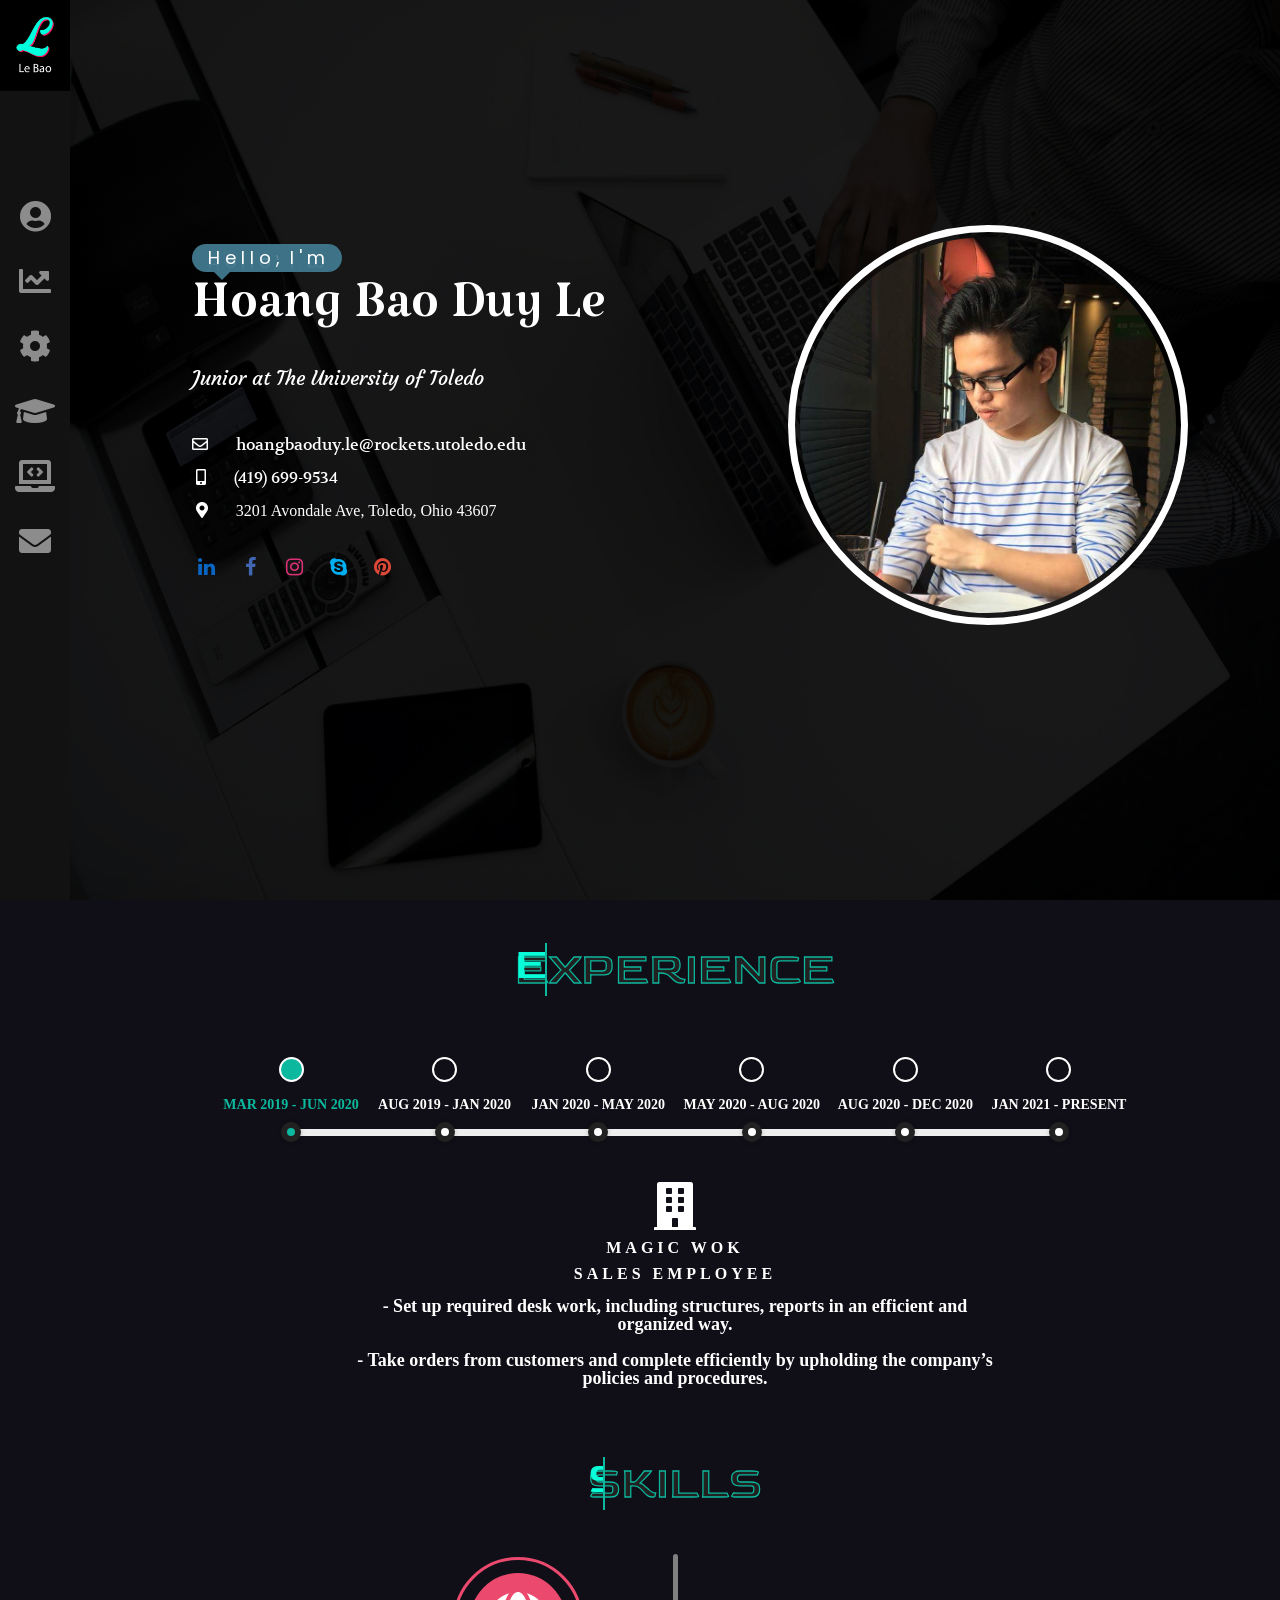
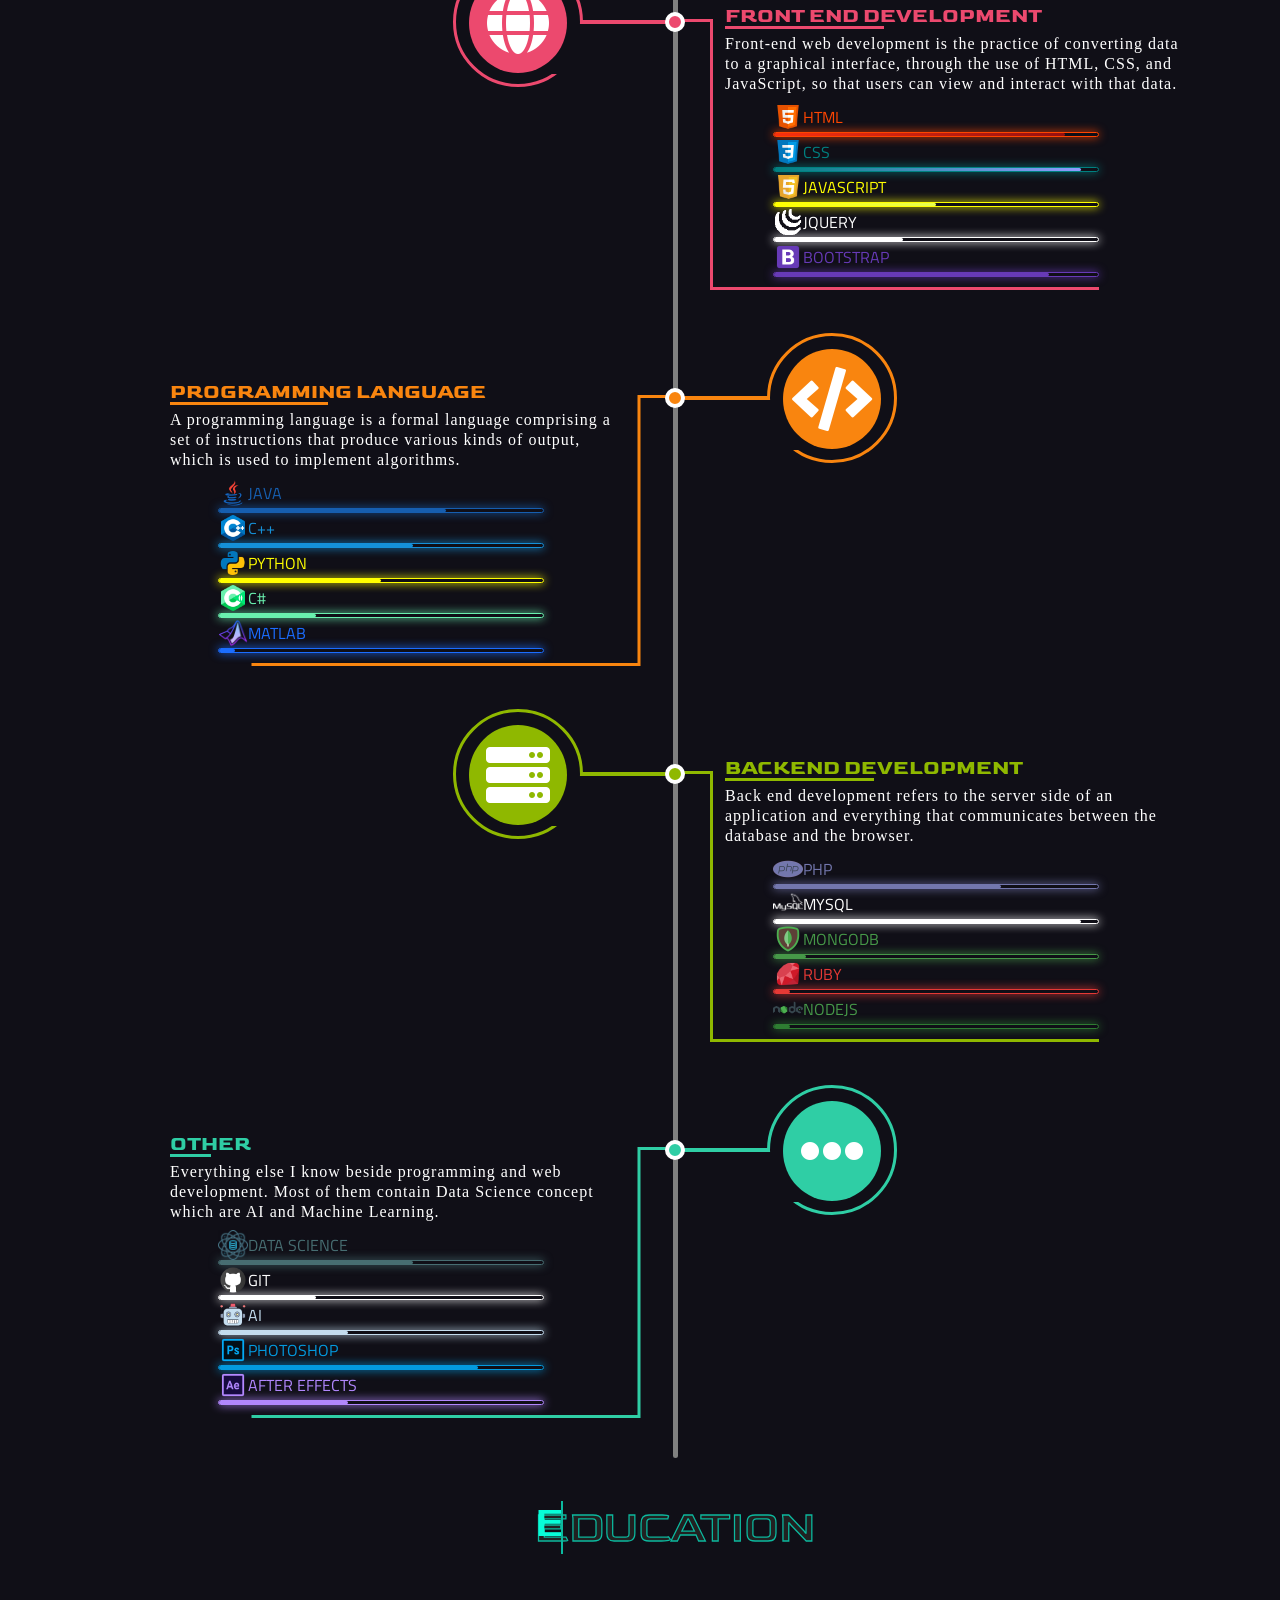
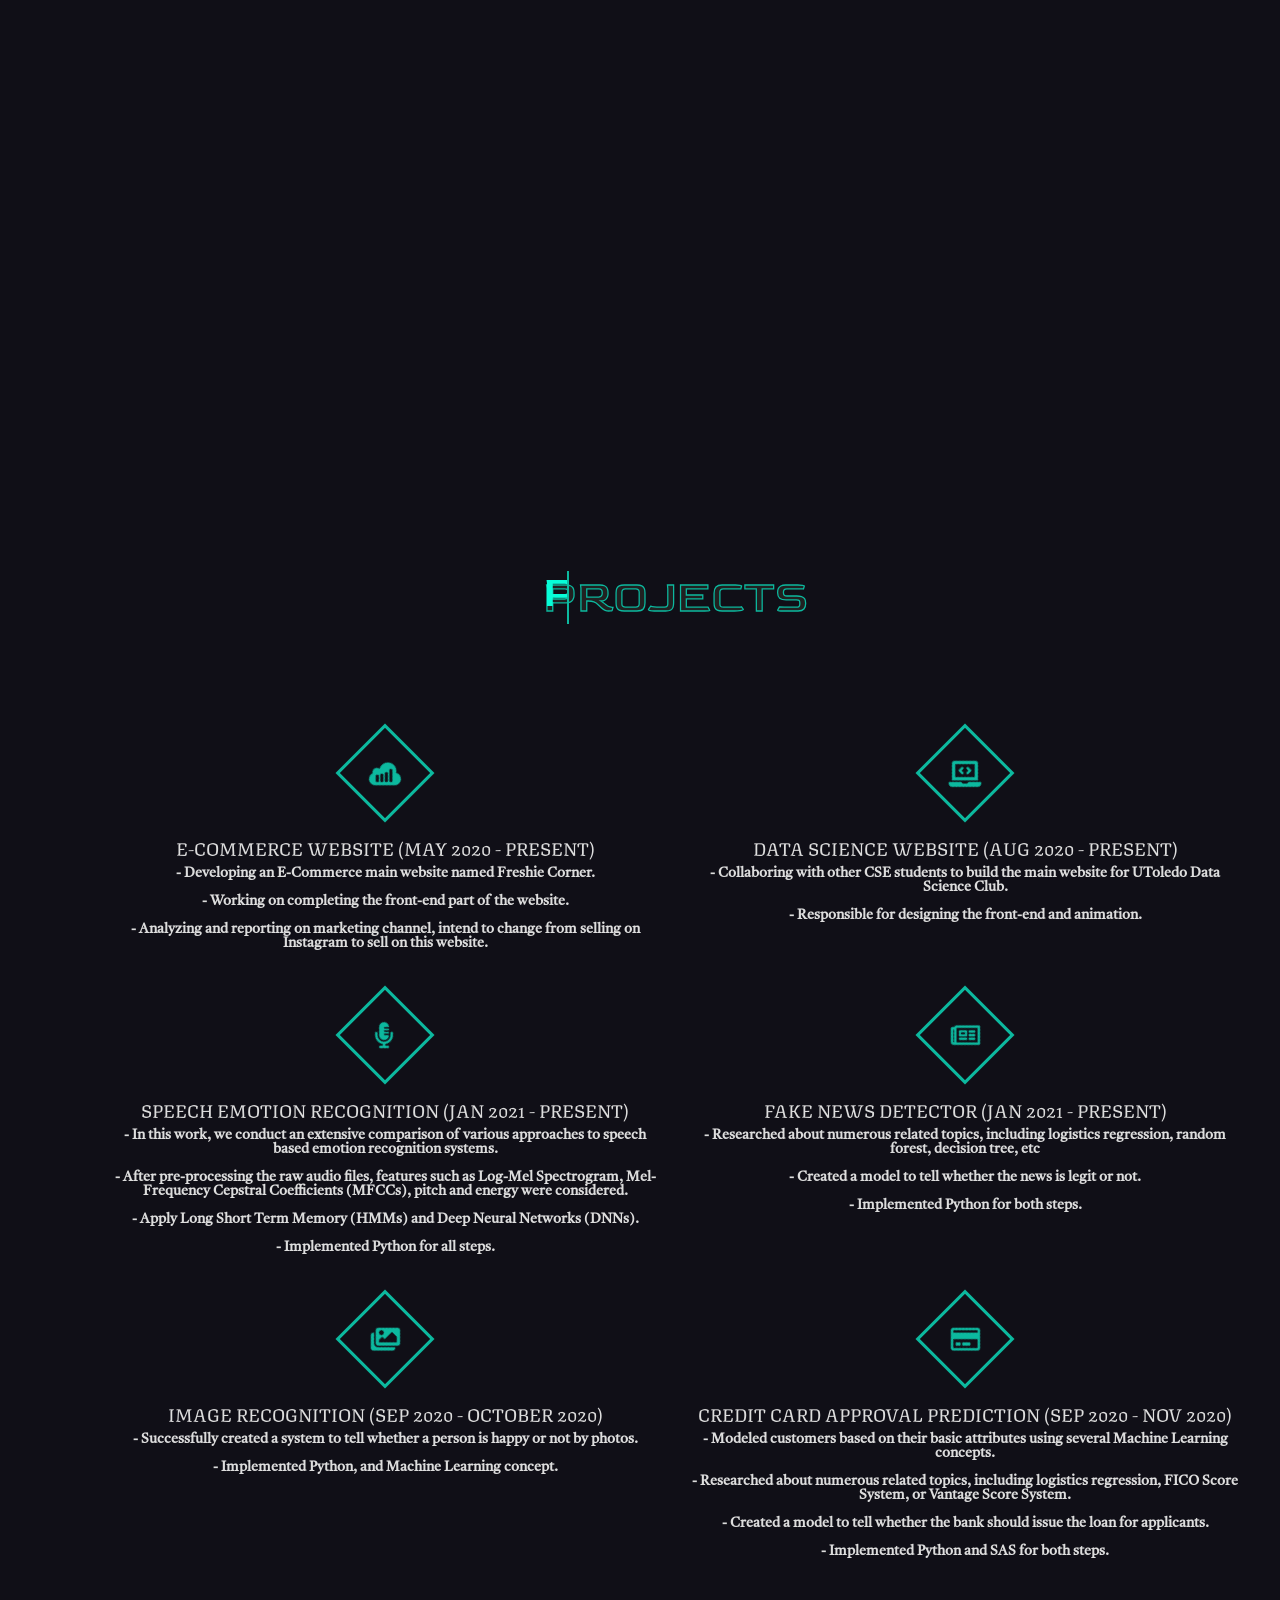
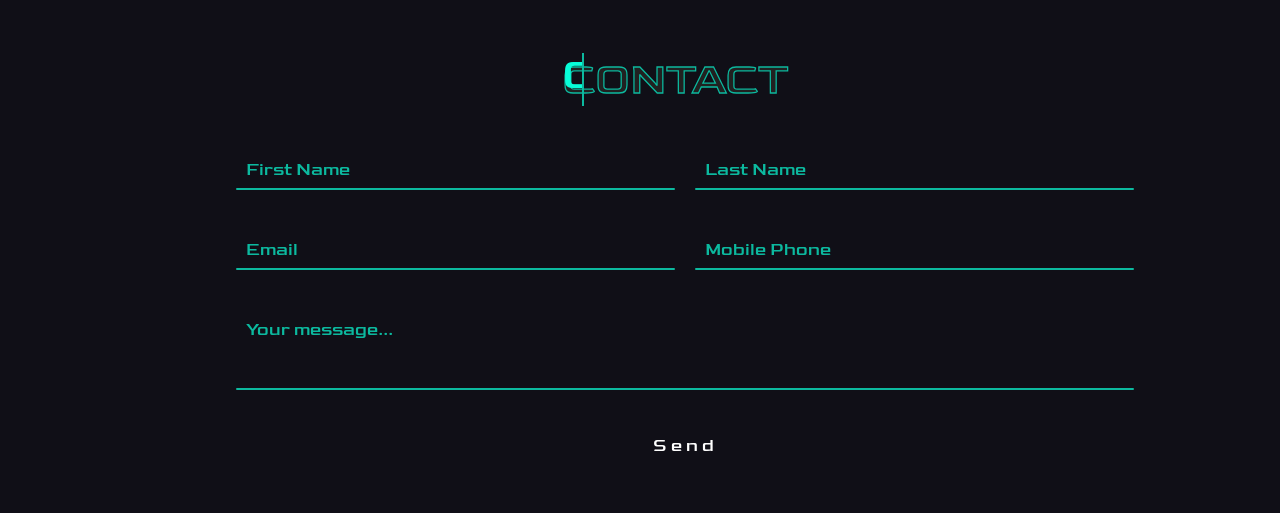
<file: skill.html>
<!DOCTYPE html>
<html lang="en">

<head>
    <meta charset="UTF-8">
    <meta name="viewport" content="width=device-width, initial-scale=1.0">

    <!-- Bootstrap CSS -->
    <link rel="stylesheet" href="https://stackpath.bootstrapcdn.com/bootstrap/4.1.3/css/bootstrap.min.css"
        integrity="sha384-MCw98/SFnGE8fJT3GXwEOngsV7Zt27NXFoaoApmYm81iuXoPkFOJwJ8ERdknLPMO" crossorigin="anonymous">

    <!--Font Awesome CSS-->
    <link rel="stylesheet" href="https://cdnjs.cloudflare.com/ajax/libs/font-awesome/4.7.0/css/font-awesome.min.css">
    <link rel="stylesheet" href="https://use.fontawesome.com/releases/v5.3.1/css/all.css">
    <!-- <link href="/your-path-to-fontawesome/css/fontawesome.css" rel="stylesheet">
    <link href="/your-path-to-fontawesome/css/brands.css" rel="stylesheet">
    <link href="/your-path-to-fontawesome/css/solid.css" rel="stylesheet"> -->

    <!--Icon on top-->
    <link rel="icon" href="assets/images/logo_top.png" />

    <!--Google Font-->
    <link rel="preconnect" href="https://fonts.gstatic.com">
    <link href="https://fonts.googleapis.com/css2?family=Montserrat:wght@700&display=swap" rel="stylesheet">
    <link rel="preconnect" href="https://fonts.gstatic.com">
    <link href="https://fonts.googleapis.com/css2?family=Catamaran:wght@800&display=swap" rel="stylesheet">
    <link rel="preconnect" href="https://fonts.gstatic.com">
    <link href="https://fonts.googleapis.com/css2?family=Titillium+Web:wght@700&display=swap" rel="stylesheet">
    <link rel="preconnect" href="https://fonts.gstatic.com">
    <link href="https://fonts.googleapis.com/css2?family=Goldman:wght@700&display=swap" rel="stylesheet">
    <link rel="preconnect" href="https://fonts.gstatic.com">
    <link href="https://fonts.googleapis.com/css2?family=Caveat&display=swap" rel="stylesheet">
    <link rel="preconnect" href="https://fonts.gstatic.com">
    <link href="https://fonts.googleapis.com/css2?family=Castoro:ital@1&display=swap" rel="stylesheet">
    <link rel="preconnect" href="https://fonts.gstatic.com">
    <link href="https://fonts.googleapis.com/css2?family=Texturina:wght@300&display=swap" rel="stylesheet">
    <link rel="preconnect" href="https://fonts.gstatic.com">
    <link href="https://fonts.googleapis.com/css2?family=Goldman&display=swap" rel="stylesheet">
    <link rel="preconnect" href="https://fonts.gstatic.com">
    <link href="https://fonts.googleapis.com/css2?family=Playfair+Display&display=swap" rel="stylesheet">
    <link rel="preconnect" href="https://fonts.gstatic.com">
    <link href="https://fonts.googleapis.com/css2?family=Poppins&display=swap" rel="stylesheet">
    <link rel="preconnect" href="https://fonts.gstatic.com">
    <link href="https://fonts.googleapis.com/css2?family=Courgette&display=swap" rel="stylesheet">
    <link rel="preconnect" href="https://fonts.gstatic.com">
    <link href="https://fonts.googleapis.com/css2?family=Volkhov&display=swap" rel="stylesheet">
    <link rel="preconnect" href="https://fonts.gstatic.com">
    <link href="https://fonts.googleapis.com/css2?family=Katibeh&display=swap" rel="stylesheet">



    <!--Custom CSS-->
    <link rel="stylesheet" href="styles/reset.css">
    <link rel="stylesheet" href="styles/about-section.css">
    <link rel="stylesheet" href="styles/experience-section.css">
    <link rel="stylesheet" href="styles/skill-section.css">
    <link rel="stylesheet" href="styles/education-section.css">
    <link rel="stylesheet" href="styles/project-section.css">
    <link rel="stylesheet" href="styles/contact-section.css">
    <link rel="stylesheet" href="styles/all.css">
    <link rel="stylesheet" href="styles/wavy.css">
    <link rel="stylesheet" href="styles/nav.css">
    <link rel="stylesheet" href="styles/transition.css">
    <link rel="stylesheet" href="styles/preloader.css">

    <title>Hoang Bao Duy Le</title>
</head>

<body>
    <div class="preloader">
        <div id="loader-container">
            <div class="loader-div">
                <div class="loader-div">
                    <div class="loader-div">
                        <div class="loader-div"></div>
                    </div>
                </div>
            </div>
        </div>
    </div>


    <!-- <div class="transition transition-2 is-active"></div> -->

    <!--Navigation-->
    <nav id="vertical">
        <div class="container-fluid">
            <div class="row">
                <!-- sidebar -->
                <div class="pl-0 pr-0 justify-content-center">
                    <img style="cursor: pointer;" onclick="goTop()" src="assets/images/logo.png" alt="">

                    <div class="navbar-item text-center">
                        <ul class="navbar-nav flex-column nav-icon">
                            <li class="nav-item">
                                <span>
                                    <i id="about-icon" class="fas fa-user-circle fa-2x"></i>
                                </span>

                                <span onclick="aboutSection()">
                                    <a style="cursor: pointer;" class="about-link nav-a" href="index.html">ABOUT</a>
                                    </a>
                                </span>
                            </li>

                            <li class="nav-item">
                                <span>
                                    <i id="experience-icon" class="fas fa-chart-line fa-2x"></i>
                                </span>

                                <span onclick="experienceSection()">
                                    <a style="cursor: pointer;" class="experience-link nav-a" href="experience.html">
                                        EXPERIENCE
                                    </a>
                                </span>
                            </li>

                            <li class="nav-item">
                                <span>
                                    <i id="skill-icon" class="fas fa-cog fa-2x"></i>
                                </span>

                                <span onclick="skillSection()">
                                    <a style="cursor: pointer;" class="skill-link nav-a" href="skill.html">SKILL
                                    </a>
                                </span>

                            </li>

                            <li class="nav-item">
                                <span>
                                    <i id="education-icon" class="fas fa-graduation-cap fa-2x"></i>
                                </span>

                                <span onclick="educationSection()">
                                    <a style="cursor: pointer;" class="education-link nav-a"
                                        href="education.html">EDUCATION
                                    </a>
                                </span>
                            </li>

                            <li class="nav-item">
                                <span>
                                    <i id="project-icon" class="fas fa-laptop-code fa-2x"></i>
                                </span>

                                <span onclick="projectSection()">
                                    <a style="cursor: pointer;" class="project-link nav-a" href="project.html">PROJECTS
                                    </a>
                                </span>
                            </li>

                            <li class="nav-item">
                                <span>
                                    <i id="contact-icon" class="fas fa-envelope fa-2x"></i>
                                </span>

                                <span onclick="contactSection()">
                                    <a style="cursor: pointer;" class="contact-link nav-a" href="contact.html">CONTACT
                                    </a>
                                </span>
                            </li>
                        </ul>
                    </div>

                    <!-- <div class="social-media justify-content-center">
                        <ul class="social-icon">
                            <li id="linkedin">
                                <a href="https://www.linkedin.com/in/hoang-bao-duy-le/"><i
                                        class="fab fa-linkedin-in"></i></a>
                            </li>

                            <li id="facebook">
                                <a href="https://www.facebook.com/baoduy2408"><i class="fab fa-facebook-f"></i></a>
                            </li>

                            <li id="instagram">
                                <a href=""><i class="fab fa-instagram"></i></a>
                            </li>
                        </ul>
                    </div> -->
                </div>
            </div>
        </div>
    </nav>

    <nav class="navbar navbar-expand justify-content-center" id="horizon">
        <div class="container-fluid">
            <img src="assets/images/logo.png" alt="" class="horizon-image pl-3" style="cursor: pointer;"
                onclick="goTop()">
            <div class="row horizon-row">
                <div class="navbar-item collapse navbar-collapse justify-content-center" id="horizon-navbar">
                    <ul class="navbar-nav justify-content-center">
                        <li class="nav-item horizon-item">
                            <span>
                                <i id="about-icon" class="fas fa-user-circle fa-2x"></i>
                            </span>

                            <span onclick="aboutSection()">
                                <a style="cursor: pointer;" class="about-link nav-a" href="index.html">ABOUT</a>
                                </a>
                            </span>
                        </li>

                        <li class="nav-item horizon-item">
                            <span>
                                <i id="experience-icon" class="fas fa-chart-line fa-2x"></i>
                            </span>

                            <span onclick="experienceSection()">
                                <a style="cursor: pointer;" class="experience-link nav-a" href="experience.html">
                                    EXPERIENCE
                                </a>
                            </span>
                        </li>

                        <li class="nav-item horizon-item">
                            <span>
                                <i id="skill-icon" class="fas fa-cog fa-2x"></i>
                            </span>

                            <span onclick="skillSection()">
                                <a style="cursor: pointer;" class="skill-link nav-a" href="skill.html">SKILL
                                </a>
                            </span>

                        </li>

                        <li class="nav-item horizon-item">
                            <span>
                                <i id="education-icon" class="fas fa-graduation-cap fa-2x"></i>
                            </span>

                            <span onclick="educationSection()">
                                <a style="cursor: pointer;" class="education-link nav-a" href="education.html">EDUCATION
                                </a>
                            </span>
                        </li>

                        <li class="nav-item horizon-item">
                            <span>
                                <i id="project-icon" class="fas fa-laptop-code fa-2x"></i>
                            </span>

                            <span onclick="projectSection()">
                                <a style="cursor: pointer;" class="project-link nav-a" href="project.html">PROJECTS
                                </a>
                            </span>
                        </li>

                        <li class="nav-item horizon-item">
                            <span>
                                <i id="contact-icon" class="fas fa-envelope fa-2x"></i>
                            </span>

                            <span onclick="contactSection()">
                                <a style="cursor: pointer;" class="contact-link nav-a" href="contact.html">CONTACT
                                </a>
                            </span>
                        </li>
                    </ul>
                </div>
            </div>
            <!-- <a id="linkedin-horizon" class="media-horizon pr-1" href="https://www.linkedin.com/in/hoang-bao-duy-le/"><i
                    class="fab fa-linkedin-in"></i></a>
            <a id="facebook-horizon" class="media-horizon px-1" href="https://www.facebook.com/baoduy2408"><i
                    class="fab fa-facebook-f"></i></a>
            <a id="instagram-horizon" class="media-horizon pl-1" href=""><i class="fab fa-instagram"></i></a> -->

            <button id="toggle-nav-button" class="border-0" type="button" data-toggle="collapse"
                data-target="#toggleNav" onclick="show_hide()">
                <svg width="35" height="35" viewBox="0 0 16 16" class="bi bi-chevron-double-down" fill="currentColor"
                    xmlns="http://www.w3.org/2000/svg">
                    <path fill-rule="evenodd"
                        d="M1.646 6.646a.5.5 0 0 1 .708 0L8 12.293l5.646-5.647a.5.5 0 0 1 .708.708l-6 6a.5.5 0 0 1-.708 0l-6-6a.5.5 0 0 1 0-.708z" />
                    <path fill-rule="evenodd"
                        d="M1.646 2.646a.5.5 0 0 1 .708 0L8 8.293l5.646-5.647a.5.5 0 0 1 .708.708l-6 6a.5.5 0 0 1-.708 0l-6-6a.5.5 0 0 1 0-.708z" />
                </svg>
            </button>
        </div>s
    </nav>

    <nav id="toggleNav" class="navbar navbar-expand container-fluid">
        <div class="navbar-item" id="item-toggle">
            <ul class="navbar-nav justify-content-between">
                <li class="nav-item toggle-item">
                    <span>
                        <i id="about-icon" class="fas fa-user-circle fa-2x"></i>
                    </span>

                    <span onclick="aboutSection()">
                        <a style="cursor: pointer;" class="about-link nav-a" href="index.html">ABOUT</a>
                        </a>
                    </span>
                </li>

                <li class="nav-item toggle-item">
                    <span>
                        <i id="experience-icon" class="fas fa-chart-line fa-2x"></i>
                    </span>

                    <span onclick="experienceSection()">
                        <a style="cursor: pointer;" class="experience-link nav-a" href="experience.html">
                            EXPERIENCE
                        </a>
                    </span>
                </li>

                <li class="nav-item toggle-item">
                    <span>
                        <i id="skill-icon" class="fas fa-cog fa-2x"></i>
                    </span>

                    <span onclick="skillSection()">
                        <a style="cursor: pointer;" class="skill-link nav-a" href="skill.html">SKILL
                        </a>
                    </span>

                </li>

                <li class="nav-item toggle-item">
                    <span>
                        <i id="education-icon" class="fas fa-graduation-cap fa-2x"></i>
                    </span>

                    <span onclick="educationSection()">
                        <a style="cursor: pointer;" class="education-link nav-a" href="education.html">EDUCATION
                        </a>
                    </span>
                </li>

                <li class="nav-item toggle-item">
                    <span>
                        <i id="project-icon" class="fas fa-laptop-code fa-2x"></i>
                    </span>

                    <span onclick="projectSection()">
                        <a style="cursor: pointer;" class="project-link nav-a" href="project.html">PROJECTS
                        </a>
                    </span>
                </li>

                <li class="nav-item toggle-item">
                    <span>
                        <i id="contact-icon" class="fas fa-envelope fa-2x"></i>
                    </span>

                    <span onclick="contactSection()">
                        <a style="cursor: pointer;" class="contact-link nav-a" href="contact.html">CONTACT
                        </a>
                    </span>
                </li>
            </ul>
        </div>
    </nav>

    <div class="modal-img">
        <img src="assets/images/education_section/toledo-logo.jpg" alt="">
        <div class="toledo-close"></div>
    </div>

    <div class="tdn-modal-img">
        <img src="assets/images/education_section/tdn-modal.jpg" alt="">
        <div class="tdn-close"></div>
    </div>


    <main>
        <div class="main-content">
            <section id="about-main">
                <img src="assets/images/about_section/background-dark.jpg" alt="" id="about-background">
                <div class="about-content">
                    <div class="about-page-container">
                        <div class="about-info text-white">
                            <div class="bubble d-flex justify-content-center align-items-center">
                                <p class="wavy">
                                    <span style="--i:1;">H</span>
                                    <span style="--i:2;">e</span>
                                    <span style="--i:3;">l</span>
                                    <span style="--i:4;">l</span>
                                    <span style="--i:5;">o</span>
                                    <span style="--i:6;">,</span>
                                    <span style="--i:7;"> </span>
                                    <span style="--i:8;">I</span>
                                    <span style="--i:9;">'</span>
                                    <span style="--i:10;">m</span>
                                    <!-- Hello, I am -->
                                </p>
                            </div>

                            <div class="about-attribute">
                                <p id="about-name" class="mb-3">Hoang Bao Duy Le</p>
                                <p id="about-title">Junior at The University of Toledo</p>
                                <p id="about-email"><i class="far fa-envelope mr-4 mt-5"></i>
                                    hoangbaoduy.le@rockets.utoledo.edu</p>
                                <p id="about-phone"><i class="fas fa-mobile-alt mr-4 mt-3"></i> (419) 699-9534</p>
                                <p id="about-address"><i class="fas fa-map-marker-alt mr-4 ml-1 mt-3"></i> 3201 Avondale
                                    Ave, Toledo, Ohio
                                    43607</p>
                            </div>

                            <div class="social-media mt-5 ml-5 text-white">
                                <ul>
                                    <li><a href="https://www.linkedin.com/in/hoang-bao-duy-le/"><span></span></a></li>
                                    <li><a href="https://www.facebook.com/baoduy2408"><span></span></a></li>
                                    <li><a href="https://www.instagram.com/mabulee/"><span></span></a></li>
                                    <li><a href="https://secure.skype.com/portal/overview"><span></span></a></li>
                                    <li><a href="https://www.pinterest.com/boduylhong/_saved/"><span></span></a></li>
                                </ul>
                            </div>
                        </div>

                        <div class="about-img">
                            <img src="assets/images/about_section/profile.jpg" alt="" id="about-image">
                        </div>
                    </div>

                </div>
            </section>

            <section id="experience-main" class="my-5">
                <h1 class="text-center">
                    <span data-text="EXPERIENCE" id="header" class="text-center">EXPERIENCE</span>
                </h1>

                <div class="experience-content">
                    <div class="experience-container">
                        <input type="radio" class="first" id="firstradio" name="bright" checked>
                        <input type="radio" class="second" id="secondradio" name="bright">
                        <input type="radio" class="third" id="thirdradio" name="bright">
                        <input type="radio" class="fourth" id="fourthradio" name="bright">
                        <input type="radio" class="fifth" id="fifthradio" name="bright">
                        <input type="radio" class="sixth" id="sixthradio" name="bright">

                        <div class="head">
                            <ul class="navlist">
                                <li class="st1 active" id="step1" onclick="showst1()">
                                    <h2 class="inner" id="first-inner">Mar 2019 - Jun 2020</h2>
                                </li>
                                <li class="st2" id="step2" onclick="showst2()">
                                    <h2 class="inner" id="second-inner">Aug 2019 - Jan 2020</h2>
                                </li>
                                <li class="st3" id="step3" onclick="showst3()">
                                    <h2 class="inner" id="third-inner">Jan 2020 - May 2020</h2>
                                </li>
                                <li class="st4" id="step4" onclick="showst4()">
                                    <h2 class="inner" id="fourth-inner">May 2020 - Aug 2020</h2>
                                </li>
                                <li class="st5" id="step5" onclick="showst5()">
                                    <h2 class="inner" id="fifth-inner">Aug 2020 - Dec 2020</h2>
                                </li>
                                <li class="st6" id="step6" onclick="showst6()">
                                    <h2 class="inner" id="sixth-inner">Jan 2021 - Present</h2>
                                </li>
                            </ul>

                            <div class="line">
                                <span></span>
                            </div>
                        </div>

                        <div class="experience-content">
                            <section class="first-section">
                                <span><i class="fas fa-building"></i></span>

                                <h2>Magic Wok</h2>
                                <h2>Sales Employee</h2>
                                <p>- Set up required desk work, including structures, reports in an efficient and
                                    organized way. <br> <br>
                                    - Take orders from customers and complete efficiently by upholding the company’s
                                    policies
                                    and procedures.</p>
                            </section>

                            <section class="second-section">
                                <span><img src="assets/images/education_section/toledo-logo.png" alt=""></span>

                                <h2>Undergraduate Teaching Assistant</h2>
                                <p>- Assisted students in homework and lab assignments. <br> <br>
                                    - Attended a training course on professional teaching. <br> <br>
                                    - Listened to student’s concerns and questions then communicate problems with the
                                    professor.</p>
                            </section>

                            <section class="third-section">
                                <span><img src="assets/images/education_section/toledo-logo.png" alt=""></span>

                                <h2>Programming Peer Tutor</h2>
                                <p>- Interpret the essential programming concepts for students in lab sessions. <br>
                                    <br>
                                    - Help students with their homework and monthly project given by the professor. <br>
                                    <br>
                                    - Teach first-year students to help them expand their knowledge about
                                    programming
                                </p>
                            </section>

                            <section class="fourth-section">
                                <span><img src="assets/images/education_section/toledo-logo.png" alt=""></span>
                                <h2>Academic Industry Immersion Seminar<br> (Alternative Co-op Course Due to COVID-19)
                                </h2>

                                <p>- Worked on a case study group to develop solutions for Matrix’s Case Study affected
                                    by a HAB event while aligning with EPA regulations. <br> <br>
                                    - Collaborated with team members from the University of Toledo to recommend the most
                                    appropriate response to the problem. <br> <br>
                                    - Completed online certifications via Lynda/LinkedIn to broaden technical skills
                                    such as Python and JavaScript Essential Training. <br> <br>
                                    - Completed KEEN Entrepreneurial Mindset Modules about Innovating to Solve Problems
                                    Under Organizational Constraints and Learning from Failures.</p>
                            </section>

                            <section class="fifth-section">
                                <span><img src="assets/images/education_section/datascience.png" alt="" width="200"
                                        height="200"></span>

                                <h2>Web Developer</h2>
                                <p>- Responsible for building, coding, and designing the official website. <br> <br>
                                    - Working on separate projects such as image recognition, credit application
                                    approval
                                    prediction.<br> <br>
                                    - Researching about machine learning, deep learning and neuron network.</p>
                            </section>

                            <section class="sixth-section">
                                <span><img src="assets/images/education_section/nysus-logo.png" alt="" width="200"
                                        height="100"></span>

                                <h2>System Software Developer Co-op</h2>
                                <p>- Maintain and update (mainly web-based) manufacturing software systems related to:
                                    just-in-time manufacturing execution system (MES),
                                    data collection systems, and web-based administrative applications. Many involving
                                    integration to PLCs. <br></br>
                                    - Participate in design efforts related to new system projects and support the
                                    implementation and ongoing use of these applications.<br></br>
                                    - Support existing applications using tools developed and MS SQL Server Management
                                    Studio.<br></br>
                                    - Ensure the reliability and accuracy of all systems implemented at Nysus
                                    Solutions.<br></br>
                                    - Work with the Lead Application Architect to design and deploy a robust
                                    architecture that will facilitate growth of new applications being developed and
                                    deployed.</p>
                            </section>
                        </div>
                    </div>
            </section>

            <section id="skill-main" class="my-5" data-aos="fade-down">
                <h1 class=" text-center">
                    <span data-text="SKILLS" id="header" class="text-center">SKILLS</span>
                </h1>

                <div class="container my-5">
                    <div class="row">
                        <div class="col-md-12">
                            <div class="main-timeline">
                                <a href="#" class="timeline" onclick="return false;">
                                    <div class="timeline-icon"><i class="fa fa-globe"></i></div>
                                    <div class="timeline-content">
                                        <h3 class="title title-web">Front End Development</h3>
                                        <p class="skill-description mb-2">
                                            Front-end web development is the practice of converting data to a graphical
                                            interface, through the use of HTML, CSS, and JavaScript, so that users can
                                            view and interact with that data.
                                        </p>

                                        <div id="html" class="pl-5">
                                            <div class="d-flex skill-item">
                                                <img src="assets/images/icon/html.png" alt="">
                                                <p id="html-text">HTML</p>
                                            </div>

                                            <div id="html-bar">
                                                <div id="html-finished-bar"></div>
                                            </div>
                                        </div>

                                        <div id="css" class="pl-5">
                                            <div class="d-flex skill-item">
                                                <img src="assets/images/icon/css.png" alt="">
                                                <p id="css-text">CSS</p>
                                            </div>

                                            <div id="css-bar">
                                                <div id="css-finished-bar"></div>
                                            </div>
                                        </div>

                                        <div id="javascript" class="pl-5">
                                            <div class="d-flex skill-item">
                                                <img src="assets/images/icon/js.png" alt="">
                                                <p id="js-text">JAVASCRIPT</p>
                                            </div>

                                            <div id="js-bar">
                                                <div id="js-finished-bar"></div>
                                            </div>
                                        </div>

                                        <div id="jquery" class="pl-5">
                                            <div class="d-flex skill-item">
                                                <img src="assets/images/icon/jquery.png" alt="">
                                                <p id="jquery-text">JQUERY</p>
                                            </div>

                                            <div id="jquery-bar">
                                                <div id="jquery-finished-bar"></div>
                                            </div>
                                        </div>

                                        <div id="bootstrap" class="pl-5">
                                            <div class="d-flex skill-item">
                                                <img src="assets/images/icon/bootstrap.png" alt="">
                                                <p id="bootstrap-text">BOOTSTRAP</p>
                                            </div>

                                            <div id="bootstrap-bar">
                                                <div id="bootstrap-finished-bar"></div>
                                            </div>
                                        </div>
                                    </div>
                                </a>
                                <a href="#" class="timeline" onclick="return false;">
                                    <div class="timeline-icon"><i class="fas fa-code"></i></div>
                                    <div class="timeline-content">
                                        <h3 class="title title-program">Programming Language</h3>
                                        <p class="skill-description mb-2">
                                            A programming language is a formal language comprising a set of instructions
                                            that produce various kinds of output, which is used to implement algorithms.
                                        </p>

                                        <div id="java" class="pl-5">
                                            <div class="d-flex skill-item">
                                                <img src="assets/images/icon/java.png" alt="">
                                                <p id="java-text">Java</p>
                                            </div>

                                            <div id="java-bar">
                                                <div id="java-finished-bar"></div>
                                            </div>
                                        </div>

                                        <div id="cpp" class="pl-5">
                                            <div class="d-flex skill-item">
                                                <img src="assets/images/icon/c++.png" alt="">
                                                <p id="cpp-text">C++</p>
                                            </div>

                                            <div id="cpp-bar">
                                                <div id="cpp-finished-bar"></div>
                                            </div>
                                        </div>

                                        <div id="python" class="pl-5">
                                            <div class="d-flex skill-item">
                                                <img src="assets/images/icon/python.png" alt="">
                                                <p id="python-text">PYTHON</p>
                                            </div>

                                            <div id="python-bar">
                                                <div id="python-finished-bar"></div>
                                            </div>
                                        </div>

                                        <div id="c_sharp" class="pl-5">
                                            <div class="d-flex skill-item">
                                                <img src="assets/images/icon/c_sharp.png" alt="">
                                                <p id="c_sharp-text">C#</p>
                                            </div>

                                            <div id="c_sharp-bar">
                                                <div id="c_sharp-finished-bar"></div>
                                            </div>
                                        </div>

                                        <div id="matlab" class="pl-5">
                                            <div class="d-flex skill-item">
                                                <img src="assets/images/icon/matlab.png" alt="">
                                                <p id="matlab-text">MATLAB</p>
                                            </div>

                                            <div id="matlab-bar">
                                                <div id="matlab-finished-bar"></div>
                                            </div>
                                        </div>
                                    </div>
                                </a>
                                <a href="#" class="timeline" onclick="return false;">
                                    <div class="timeline-icon"><i class="fas fa-server"></i></div>
                                    <div class="timeline-content">
                                        <h3 class="title title-backend">Backend Development</h3>
                                        <p class="skill-description mb-2">
                                            Back end development refers to the server side of an application and
                                            everything that communicates between the database and the browser.
                                        </p>

                                        <div id="php" class="pl-5">
                                            <div class="d-flex skill-item">
                                                <img src="assets/images/icon/php.png" alt="">
                                                <p id="php-text">PHP</p>
                                            </div>

                                            <div id="php-bar">
                                                <div id="php-finished-bar"></div>
                                            </div>
                                        </div>

                                        <div id="sql" class="pl-5">
                                            <div class="d-flex skill-item">
                                                <img src="assets/images/icon/sql.png" alt="">
                                                <p id="sql-text">MySQL</p>
                                            </div>

                                            <div id="sql-bar">
                                                <div id="sql-finished-bar"></div>
                                            </div>
                                        </div>

                                        <div id="mongoDB" class="pl-5">
                                            <div class="d-flex skill-item">
                                                <img src="assets/images/icon/mongoDB.png" alt="">
                                                <p id="mongoDB-text">MongoDB</p>
                                            </div>

                                            <div id="mongoDB-bar">
                                                <div id="mongoDB-finished-bar"></div>
                                            </div>
                                        </div>

                                        <div id="ruby" class="pl-5">
                                            <div class="d-flex skill-item">
                                                <img src="assets/images/icon/ruby.png" alt="">
                                                <p id="ruby-text">Ruby</p>
                                            </div>

                                            <div id="ruby-bar">
                                                <div id="ruby-finished-bar"></div>
                                            </div>
                                        </div>

                                        <div id="node" class="pl-5">
                                            <div class="d-flex skill-item">
                                                <img src="assets/images/icon/node.png" alt="">
                                                <p id="mongoDB-text">NodeJS</p>
                                            </div>

                                            <div id="node-bar">
                                                <div id="node-finished-bar"></div>
                                            </div>
                                        </div>
                                    </div>
                                </a>
                                <a href="#" class="timeline" onclick="return false;">
                                    <div class="timeline-icon"><i class="fas fa-ellipsis-h"></i></div>
                                    <div class="timeline-content">
                                        <h3 class="title title-other">Other</h3>
                                        <p class="skill-description mb-2">
                                            Everything else I know beside programming and web development. Most of them
                                            contain Data Science concept which are AI and Machine Learning.
                                        </p>

                                        <div id="datascience" class="pl-5">
                                            <div class="d-flex skill-item">
                                                <img src="assets/images/icon/datascience.png" alt="">
                                                <p id="datascience-text">Data Science</p>
                                            </div>

                                            <div id="datascience-bar">
                                                <div id="datascience-finished-bar"></div>
                                            </div>
                                        </div>

                                        <div id="git" class="pl-5">
                                            <div class="d-flex skill-item">
                                                <img src="assets/images/icon/git.png" alt="">
                                                <p id="git-text">Git</p>
                                            </div>

                                            <div id="git-bar">
                                                <div id="git-finished-bar"></div>
                                            </div>
                                        </div>

                                        <div id="AI" class="pl-5">
                                            <div class="d-flex skill-item">
                                                <img src="assets/images/icon/AI.png" alt="">
                                                <p id="AI-text">AI</p>
                                            </div>

                                            <div id="AI-bar">
                                                <div id="AI-finished-bar"></div>
                                            </div>
                                        </div>

                                        <div id="photoshop" class="pl-5">
                                            <div class="d-flex skill-item">
                                                <img src="assets/images/icon/photoshop.png" alt="">
                                                <p id="photoshop-text">Photoshop</p>
                                            </div>

                                            <div id="photoshop-bar">
                                                <div id="photoshop-finished-bar"></div>
                                            </div>
                                        </div>

                                        <div id="ae" class="pl-5">
                                            <div class="d-flex skill-item">
                                                <img src="assets/images/icon/ae.png" alt="">
                                                <p id="ae-text">After Effects</p>
                                            </div>

                                            <div id="ae-bar">
                                                <div id="ae-finished-bar"></div>
                                            </div>
                                        </div>
                                    </div>
                                </a>
                            </div>
                        </div>
                    </div>
                </div>
            </section>

            <section id="education-main">
                <h1 class="mb-5 text-center">
                    <span data-text="EDUCATION" id="header" class="text-center">EDUCATION</span>
                </h1>

                <div class="education-content">
                    <section class="toledo education-container mb-5">
                        <div class="education-thecard">
                            <div class="front">
                                <img src="assets/images/education_section/utoledo.png" alt="" class="front-img">
                            </div>

                            <div class="back" id="toledo-back">
                                <div class="header">
                                    <div class="header">
                                        <div class="hamburger-menu">
                                            <div class="center">

                                            </div>
                                        </div>
                                        <a href="" class="mail">
                                            <i class="far fa-envelope"></i>
                                        </a>

                                        <div class="toledo-main">
                                            <div class="toledo-img mt-3">
                                                <div class="toledo-hover">
                                                    <i class="fas fa-camera fa-2x"></i>
                                                </div>
                                            </div>
                                            <h3 class="fullname">Le Bao</h3>
                                            <h3 class="subname">College of Engineering</h3>
                                        </div>
                                    </div>
                                </div>

                                <div class="content justify-content-between align-items-center pt-4">
                                    <div class="left">
                                        <div class="about-container">
                                            <h2 class="title">University of Toledo</h2>
                                            <p class="text">Bachelor of Science</p>
                                            <p class="text">Major: Computer Science</p>
                                            <p class="text">Minor: Data Science</p>
                                        </div>

                                        <div class="icons-container">
                                            <a href="https://www.linkedin.com/in/hoang-bao-duy-le/"
                                                class="icon text-primary"><i class="fab fa-linkedin-in"></i></a>
                                            <a href="https://www.instagram.com/mabulee/" class="icon text-danger"><i
                                                    class="fab fa-instagram"></i></a>
                                            <a href="https://www.facebook.com/baoduy2408" class="icon text-info"><i
                                                    class="fab fa-facebook-f"></i></a>
                                            <a href="https://github.com/lehoangbaoduy" class="icon text-dark"><i
                                                    class="fab fa-github"></i></a>
                                        </div>

                                        <div class="buttons-wrapper">
                                            <div class="follow-wrap">
                                                <a href="" class="follow">Follow</a>
                                            </div>
                                            <div class="share-wrap">
                                                <a href="" class="share">Share</a>
                                            </div>
                                        </div>
                                    </div>

                                    <div class="right">
                                        <div>
                                            <h3 class="number">3.74</h3>
                                            <h3 class="number-title">GPA</h3>
                                        </div>
                                        <div>
                                            <h3 class="number">Aug 2018</h3>
                                            <h3 class="number-title">Start Date</h3>
                                        </div>
                                        <div>
                                            <h3 class="number">Dec 2022</h3>
                                            <h3 class="number-title">Graduation</h3>
                                        </div>
                                    </div>
                                </div>
                            </div>
                        </div>
                    </section>

                    <section class="tdn education-container mb-5" id="tdn-container">
                        <div class="education-thecard">
                            <div class="front d-flex justify-content-center align-items-center">
                                <img src="assets/images/education_section/tdn.png" alt="" class="front-img"
                                    id="tdn-front-img">
                            </div>


                            <div class="back" id="tdn-back">
                                <div class="header">
                                    <div class="hamburger-menu">
                                        <div class="center">

                                        </div>
                                    </div>
                                    <a href="" class="mail">
                                        <i class="far fa-envelope"></i>
                                    </a>

                                    <div class="tdn-main">
                                        <div class="tdn-img">
                                            <div class="tdn-hover">
                                                <i class="fas fa-camera fa-2x"></i>
                                            </div>
                                        </div>
                                        <h3 class="fullname">Le Hoang Bao Duy</h3>
                                        <h3 class="subname"></h3>
                                    </div>
                                </div>

                                <div class="content justify-content-between align-items-center pt-4">
                                    <div class="left">
                                        <div class="about-container">
                                            <h2 class="title">Tran Dai Nghia High School</h2>
                                            <p class="text">Natural Science</p>
                                            <p><br></p>
                                            <p><br></p>
                                        </div>

                                        <div class="icons-container">
                                            <a href="https://www.linkedin.com/in/hoang-bao-duy-le/"
                                                class="icon text-primary"><i class="fab fa-linkedin-in"></i></a>
                                            <a href="https://www.instagram.com/mabulee/" class="icon text-danger"><i
                                                    class="fab fa-instagram"></i></a>
                                            <a href="https://www.facebook.com/baoduy2408" class="icon text-info"><i
                                                    class="fab fa-facebook-f"></i></a>
                                            <a href="https://github.com/lehoangbaoduy" class="icon text-dark"><i
                                                    class="fab fa-github"></i></a>
                                        </div>

                                        <div class="buttons-wrapper">
                                            <div class="follow-wrap">
                                                <a href="" class="follow">Follow</a>
                                            </div>
                                            <div class="share-wrap">
                                                <a href="" class="share">Share</a>
                                            </div>
                                        </div>
                                    </div>

                                    <div class="right">
                                        <div>
                                            <h3 class="number">3.6</h3>
                                            <h3 class="number-title">GPA</h3>
                                        </div>
                                        <div>
                                            <h3 class="number">Aug 2015</h3>
                                            <h3 class="number-title">Start Date</h3>
                                        </div>
                                        <div>
                                            <h3 class="number">June 2018</h3>
                                            <h3 class="number-title">Graduation</h3>
                                        </div>
                                    </div>
                                </div>
                            </div>
                        </div>
                    </section>
                </div>
            </section>

            <section id="project-main" data-aos="flip-down">
                <h1 class="mb-5 text-center">
                    <span data-text="PROJECTS" id="header" class="text-center">PROJECTS</span>
                </h1>

                <div class="project-content">
                    <div class="project-section">
                        <div class="inner-width">
                            <div class="project-container">
                                <div class="project-box">
                                    <div class="project-icon">
                                        <i class="fab fa-sellsy"></i>
                                    </div>

                                    <div class="project-title">
                                        E-Commerce Website (May 2020 - Present)
                                    </div>

                                    <div class="project-description">
                                        - Developing an E-Commerce main website named Freshie Corner. <br>
                                        <br>
                                        - Working on completing the front-end part of the website. <br> <br>
                                        - Analyzing and reporting on marketing channel, intend to change from selling on
                                        Instagram to sell on this website.
                                    </div>
                                </div>


                                <div class="project-box">
                                    <div class="project-icon">
                                        <i class="fas fa-laptop-code"></i>
                                    </div>

                                    <div class="project-title">
                                        Data Science Website (Aug 2020 - Present)
                                    </div>

                                    <div class="project-description">
                                        - Collaboring with other CSE students to build the main website for UToledo Data
                                        Science Club. <br> <br>
                                        - Responsible for designing the front-end and animation.
                                    </div>
                                </div>

                                <div class="project-box">
                                    <div class="project-icon">
                                        <i class="fas fa-microphone-alt"></i>
                                    </div>

                                    <div class="project-title">
                                        Speech Emotion Recognition (Jan 2021 - Present)
                                    </div>

                                    <div class="project-description">
                                        - In this work, we conduct an extensive comparison of various approaches to
                                        speech based
                                        emotion recognition systems. <br> <br>
                                        - After pre-processing the raw audio files, features such as Log-Mel
                                        Spectrogram,
                                        Mel-Frequency Cepstral Coefficients (MFCCs), pitch and energy were considered.
                                        <br> <br>
                                        - Apply Long Short Term Memory (HMMs) and Deep Neural Networks (DNNs). <br> <br>
                                        - Implemented Python for all steps.
                                    </div>
                                </div>

                                <div class="project-box" id="credit">
                                    <div class="project-icon">
                                        <i class="far fa-newspaper"></i>
                                    </div>

                                    <div class="project-title">
                                        Fake News Detector (Jan 2021 - Present)
                                    </div>

                                    <div class="project-description">
                                        - Researched about numerous related topics, including logistics regression,
                                        random forest, decision tree, etc <br> <br>
                                        - Created a model to tell whether the news is legit or not. <br> <br>
                                        - Implemented Python for both steps.
                                    </div>
                                </div>

                                <div class="project-box">
                                    <div class="project-icon">
                                        <i class="fas fa-images"></i>
                                    </div>

                                    <div class="project-title">
                                        Image Recognition (Sep 2020 - October 2020)
                                    </div>

                                    <div class="project-description">
                                        - Successfully created a system to tell whether a person is happy or not by
                                        photos. <br> <br>
                                        - Implemented Python, and Machine Learning concept. <br> <br>
                                        <span id="disappear-text">- Analyzing and reporting on marketing channel, intend
                                            to change from
                                            selling on
                                            Instagram to sell on this website.</span>
                                    </div>
                                </div>

                                <div class="project-box" id="credit">
                                    <div class="project-icon">
                                        <i class="far fa-credit-card"></i>
                                    </div>

                                    <div class="project-title">
                                        Credit Card Approval Prediction (Sep 2020 - Nov 2020)
                                    </div>

                                    <div class="project-description">
                                        - Modeled customers based on their basic attributes using several Machine
                                        Learning concepts. <br> <br>
                                        - Researched about numerous related topics, including logistics regression, FICO
                                        Score System, or Vantage Score System. <br> <br>
                                        - Created a model to tell whether the bank should issue the loan for
                                        applicants. <br> <br>
                                        - Implemented Python and SAS for both steps.
                                    </div>
                                </div>
                            </div>
                        </div>
                    </div>
                </div>
            </section>

            <section id="contact-main" data-aos="zoom-out">
                <h1 class="mb-5 text-center">
                    <span data-text="CONTACT" id="header" class="text-center">CONTACT</span>
                </h1>

                <div class="contact-content" data-aos="fade-left">
                    <div class="contact-container">
                        <form action="https://formspree.io/f/mrgojkvl" method="POST" id="contact-form"
                            autocomplete="off">
                            <div class="row">
                                <div class="col">
                                    <div class="inputBox">
                                        <input type="text" name="firstName" required id="inputFirstName">
                                        <span class="contact-text">First Name</span>
                                        <span class="contact-line"></span>
                                    </div>
                                </div>
                                <div class="col">
                                    <div class="inputBox">
                                        <input type="text" name="lastName" required id="inputLastName">
                                        <span class="contact-text">Last Name</span>
                                        <span class="contact-line"></span>
                                    </div>
                                </div>
                            </div>

                            <div class="row">
                                <div class="col">
                                    <div class="inputBox">
                                        <input type="text" name="email" required id="inputEmail">
                                        <span class="contact-text">Email</span>
                                        <span class="contact-line"></span>
                                    </div>
                                </div>
                                <div class="col">
                                    <div class="inputBox">
                                        <input type="text" name="mobile" required id="inputMobile">
                                        <span class="contact-text">Mobile Phone</span>
                                        <span class="contact-line"></span>
                                    </div>
                                </div>
                            </div>

                            <div class="row">
                                <div class="col">
                                    <div class="inputBox textarea">
                                        <textarea required rows="10" name="message" id="inputMessage"></textarea>
                                        <span class="contact-text">Your message...</span>
                                        <span class="contact-line"></span>
                                    </div>
                                </div>
                            </div>

                            <div class="row">
                                <div class="col">
                                    <button id="my-form-button" href="#">
                                        <span></span>
                                        <span></span>
                                        <span></span>
                                        <span></span>
                                        Send
                                    </button>
                                </div>
                            </div>

                            <div class="row">
                                <div class="col">
                                    <p id="my-form-status"></p>
                                </div>
                            </div>
                        </form>
                    </div>
                </div>
            </section>
        </div>
    </main>

    <!--Custom JavaScript-->
    <script src="js/transition.js"></script>
    <script src="js/collapse.js"></script>
    <script src="js/modal.js"></script>
    <script src="js/timeline.js"></script>
    <script src="js/sendEmail.js"></script>
    <!-- <script src="js/active.js"></script> -->
    <!-- <script src="js/scrolling.js"></script> -->

    <script>
        let skill = document.querySelector("#skill-main");
        window.scrollTo(0, skill.offsetTop);
    </script>


    <!--Bootsrap JavaScript-->
    <script src="https://code.jquery.com/jquery-3.3.1.slim.min.js"
        integrity="sha384-q8i/X+965DzO0rT7abK41JStQIAqVgRVzpbzo5smXKp4YfRvH+8abtTE1Pi6jizo"
        crossorigin="anonymous"></script>
    <script src="https://cdnjs.cloudflare.com/ajax/libs/popper.js/1.14.3/umd/popper.min.js"
        integrity="sha384-ZMP7rVo3mIykV+2+9J3UJ46jBk0WLaUAdn689aCwoqbBJiSnjAK/l8WvCWPIPm49"
        crossorigin="anonymous"></script>
    <script src="https://stackpath.bootstrapcdn.com/bootstrap/4.1.3/js/bootstrap.min.js"
        integrity="sha384-ChfqqxuZUCnJSK3+MXmPNIyE6ZbWh2IMqE241rYiqJxyMiZ6OW/JmZQ5stwEULTy"
        crossorigin="anonymous"></script>
</body>

</html>
</file>
<file: styles/about-section.css>
#about-main{
    text-transform: initial;
}

#about-background{
    height: 100vh;
    width: 100vw;
    z-index: 0;
}

.about-content{
    position: absolute;
    top: 25%;
    display: flex;
    align-items: center;
    justify-content: space-around;
    width: 100%;
    margin-left: -70px;
}

.about-page-container{
    padding-left: 100px;
    width: 100%;
    height: 100%;
    display: flex;
    align-items: center;
    justify-content: space-around;
    flex-direction: column-reverse;
}

#about-name{
    color: white;
    font-size: 44px;
}

#about-image{
    width: 400px;
    height: 400px;
    border: 7px solid white;
    border-radius: 50%;
    padding: 5px;
}

.bubble{
    font-size: 18px;
    max-width: 150px;
    background: #3d7287;
    padding: 5px;
    font-family: 'Poppins', sans-serif;
    border-radius: 20px;
    position: relative;
    margin-bottom: 10px;
    transition: 2s ease-out;
}

.bubble:before{
    position: absolute;
    margin-top: 35px;
    margin-left: -90px;
    content: '';
    border: 10px solid transparent;
    border-top-color:#3d7287;
    border-bottom: 0;
}

#about-name{
    font-family: 'Katibeh', cursive;
    font-size: 70px;
}

#about-title{
    font-family: 'Courgette', cursive;
    font-size: 20px;
}

#about-email{
    font-family: 'Volkhov', serif;
}

#about-phone{
    font-family: 'Volkhov', serif;
    margin-left: 4px;
}

.social-media{
    max-width: 200px;
    padding-left: 30px;
}

.social-media ul{
    top: 50%;
    left: 50%;
    transform: translate(-50%, -50%);
    margin: 0;
    padding: 0;
    display: flex;
}

.social-media ul li{
    list-style: none;
    position: relative;
    margin: 0 2px;
}

.social-media ul li:before{
    content: '';
    position: absolute;
    left: 0;
    bottom: 0;
    width: 40px;
    height: 8px;
    background: #000;
    border-radius: 50%;
    transition: 0.5s;
    opacity: 0;
    filter: blur(2px);
    transform: scale(0.8);
}

.social-media ul li:hover:before{
    transition-delay: .2s;
    opacity: .5;
    transform: scale(1);
}

.social-media ul li a{
    width: 40px;
    height: 40px;
    cursor: pointer;
    display: block;
    transition: .5s;
    background: transparent;
}

.social-media ul li:hover a {
    transform: translateY(-10px);
}

.social-media ul li a span{
    width: 100%;
    height: 100%;
    font-size: 20px;
}

.social-media ul li a span:before{
    font-family: fontAwesome;
    text-align: center;
    line-height: 40px;
    position: absolute;
    border-radius: 50%;
    top: 0;
    left: 0;
    width: 100%;
    height: 100%;
    background: transparent;
    color: white;
    transform-origin: top;
    transition: transform .5s;
}

.social-media ul li:nth-child(1) a span:before{
    color: #0a66c2;
}
.social-media ul li:nth-child(2) a span:before{
    color: #4267b2;
}
.social-media ul li:nth-child(3) a span:before{
    color: #df3177;
}
.social-media ul li:nth-child(4) a span:before{
    color: #00aff0;
}
.social-media ul li:nth-child(5) a span:before{
    color: #dc4737;
}

.social-media ul li:hover a span:before{
    transform: rotateX(90deg) translateY(-50%);
}


.social-media ul li a span::after{
    font-family: fontAwesome;
    text-align: center;
    line-height: 40px;
    position: absolute;
    border-radius: 50%;
    top: 0;
    left: 0;
    width: 100%;
    height: 100%;
    background: #ccc;
    color: white;
    transform-origin: bottom;
    transition: transform .5s;
    transform: rotateX(90deg) translateY(50%);
}

.social-media ul li:hover a span::after{
    transform: rotateX(0deg) translateY(0);
}

.social-media ul li:nth-child(1) a span:before,
.social-media ul li:nth-child(1) a span::after{
    content: '\f0e1';
}

.social-media ul li:nth-child(2) a span:before,
.social-media ul li:nth-child(2) a span::after{
    content: '\f09a';
}


.social-media ul li:nth-child(3) a span:before,
.social-media ul li:nth-child(3) a span::after{
    content: '\f16d';
}


.social-media ul li:nth-child(4) a span:before,
.social-media ul li:nth-child(4) a span::after{
    content: '\f17e';
}

.social-media ul li:nth-child(5) a span:before,
.social-media ul li:nth-child(5) a span::after{
    content: '\f0d2';
}

.social-media ul li:nth-child(1) a span:after{
    background: #0a66c2;
    box-shadow: 0 0 10px #0a66c2, 0 0 40px #0a66c2, 0 0 80px #0a66c2;
}
.social-media ul li:nth-child(2) a span:after{
    background: #4267b2;
    box-shadow: 0 0 10px #4267b2, 0 0 40px #4267b2, 0 0 80px #4267b2;
}
.social-media ul li:nth-child(3) a span:after{
    background: #df3177;
    box-shadow: 0 0 10px #df3177, 0 0 40px #df3177, 0 0 80px #df3177;
}
.social-media ul li:nth-child(4) a span:after{
    background: #00aff0;
    box-shadow: 0 0 10px #00aff0, 0 0 40px #00aff0, 0 0 80px #00aff0;
}
.social-media ul li:nth-child(5) a span:after{
    background: #c8232c;
    box-shadow: 0 0 10px #c8232c, 0 0 40px #c8232c, 0 0 80px #c8232c;
}

@media (min-width: 960px){
    .about-page-container{
        flex-direction: row;
    }
}

@media (max-width: 960px){
    #about-name{
        font-size: 50px;
    }

    #about-background{
        height: 850px;
    }

    .about-content{
        top: 15%;
    }

    .about-img{
        margin-bottom: 30px;

    }
}

@media (max-width: 490px){
    #about-image{
        width: 200px;
        height: 200px;
    }

    .about-img{
        margin-left: 40px;
    }

    .about-info{
        padding-left: 50px;
    }

    .bubble{
        font-size: 15px;
    }

    #about-name{
        font-size: 40px;
    }

    #about-title{
        font-size: 15px;
    }

    #about-email, #about-phone, #about-address{
        font-size: 10px;
    }

    #about-background{
        height: 550px;
    }
}

@media (max-width: 340px){
    #about-image{
        width: 150px;
        height: 150px;
    }

    #about-background{
        height: 500px;
    }
}
</file>
<file: styles/experience-section.css>
.experience-content{
    display: relative;
    margin-bottom: 250px;
}

.experience-container{
    margin: 30px auto;
    width: 80vw;
}

#firstradio, #secondradio, #thirdradio, #fourthradio, #fifthradio, #sixthradio{
    display: none;
}

.head{
    position: relative;
    width: 90%;
    margin: auto;
    height: 100px;
    margin-top: 60px;
    animation: trans .7s linear forwards;
}

ul.navlist{
    padding-top: 15px;
    z-index: 100;
    position: absolute;
    width: 100%;
    margin-top: -40px;
}

ul.navlist li{
    list-style: none;
    float: left;
    width: calc(100% / 6);
    text-align: center;
    color: white;
    text-transform: uppercase;
    font-size: 11px;
    cursor: pointer;
    font-weight: 700;
    transition: .3s all ease;
    vertical-align: middle;
    height: 60px;
    position: relative;
}

ul.navlist li:before{
    content: '';
    width: 25px;
    height: 25px;
    border: 2px solid white;
    border-radius: 50%;
    margin: auto;
    display: block;
    transition: .3s all ease;
}

ul.navlist li:hover:before,
ul.navlist li.active:before{
    border: 2px solid white;
    background: #0cb99f;
}

ul.navlist li .inner{
    position: absolute;
    width: 100%;
    bottom: 0;
    font-size: 14px;
    font-weight: bolder;
}

ul.navlist li.active, 
ul.navlist li:hover{
    color: #0cb99f;
}

ul.navlist li::after{
    content: '';
    display: block;
    width: 20px;
    height: 20px;
    background: white;
    border-radius: 50%;
    margin: auto;
    border: 6px solid #212121;
    margin-top: 40px;
    box-shadow: 0px 0px 5px 0px rgba(0,0,0,0.2);
}

ul.navlist li:hover::after,
ul.navlist li.active::after{
    background: #0cb99f;
}

.line{
    width: 85%;
    margin: auto;
    background: #eee;
    height: 7px;
    position: absolute;
    left: 7.5%;
    top: 47px;
    z-index: 1;
    border-radius: 50px;
}

.line span{
    content: '';
    width: 0%;
    height: 100%;
    background-image: linear-gradient(to right, #0cb99f 0%, #085ecf 100%);
    position: absolute;
    z-index: 1;
    border-radius: 50px;
    transition: .8s all ease;
}

.experience-content{
    position: relative;
    display: flex;
    justify-content: center;
    animation: experience .7s linear forwards;
    /* flex-direction: column; */
}

.experience-content section{
    width: 70%;
    margin: auto;
    border-radius: 4px;
    color: #fff;
}

.experience-content section span{
    font-size: 3rem;
    display: flex;
    justify-content: center;
    margin-bottom: 0px;
}

.experience-content section h2{
    font-weight: 900;
    margin-top: 10px;
    text-align: center;
    text-transform: uppercase;
    letter-spacing: 4px;
}

.experience-content section p{
    position: relative;
    text-align: center;
    padding: 10px 40px;
    font-weight: bolder;
    font-size: 18px;
    text-transform: initial;
}

.first:checked ~ .experience-content{
    margin-bottom: 0px;
}

.second:checked ~ .experience-content{
    margin-bottom: 150px;
}

.third:checked ~ .experience-content{
    margin-bottom: 150px;
}

.fifth:checked ~ .experience-content{
    margin-bottom: 150px;
}

.sixth:checked ~ .experience-content{
    margin-bottom: 150px;
}


.first:checked ~ .head .navlist li.st1::before,

.second:checked ~ .head .navlist li.st1:before,
.second:checked ~ .head .navlist li.st2:before,

.third:checked ~ .head .navlist li.st1:before,
.third:checked ~ .head .navlist li.st2:before,
.third:checked ~ .head .navlist li.st3:before,

.fourth:checked ~ .head .navlist li.st1:before,
.fourth:checked ~ .head .navlist li.st2:before,
.fourth:checked ~ .head .navlist li.st3:before,
.fourth:checked ~ .head .navlist li.st4:before,

.fifth:checked ~ .head .navlist li.st1:before,
.fifth:checked ~ .head .navlist li.st2:before,
.fifth:checked ~ .head .navlist li.st3:before,
.fifth:checked ~ .head .navlist li.st4:before,
.fifth:checked ~ .head .navlist li.st5:before,

.sixth:checked ~ .head .navlist li.st1:before,
.sixth:checked ~ .head .navlist li.st2:before,
.sixth:checked ~ .head .navlist li.st3:before,
.sixth:checked ~ .head .navlist li.st4:before,
.sixth:checked ~ .head .navlist li.st5:before,
.sixth:checked ~ .head .navlist li.st6:before{
    border: 2px solid #fff;
    background: #0cb99f;
    transition: .3s all ease;
}

.second:checked ~ .head .line span{
    width: 20%;
}

.third:checked ~ .head .line span{
    width: 40%;
}

.fourth:checked ~ .head .line span{
    width: 60%;
}

.fifth:checked ~ .head .line span{
    width: 80%;
}

.sixth:checked ~ .head .line span{
    width: 100%;
}

.first-section, .second-section, .third-section, .fourth-section, .fifth-section, .sixth-section{
    transform: scale(0);
    transform-origin: center bottom;
    transition: .7s all ease;
    position: absolute;
    top: 0;
}

.first:checked ~ .experience-content .first-section,
.second:checked ~ .experience-content .second-section,
.third:checked ~ .experience-content .third-section,
.fourth:checked ~ .experience-content .fourth-section,
.fifth:checked ~ .experience-content .fifth-section,
.sixth:checked ~ .experience-content .sixth-section{
    display: block;
    transform: scale(1);
    transform-origin: bottom; 
}

@keyframes experience{
    0%{
        opacity: 0;
        transform: translateY(40px);
    }

    50%{
        opacity: 0.5;
        transform: translateY(20px);
    }

    100%{
        opacity: 1;
        transform: translateY(0px);
    }
}

@keyframes trans{
    0%{
        opacity: 0;
        transform: translateY(-40px);
    }

    50%{
        opacity: 0.5;
        transform: translateY(-20px);
    }

    100%{
        opacity: 1;
        transform: translateY(0px);
    }
}

@media (max-width: 1040px){
    .experience-content section p{
        padding: 0;
    }

    .experience-container{
        width: 100vw;
    }
}

@media (max-width: 830px) {
    ul.navlist li .inner {
        font-size: 10px; 
    }
}

@media (max-width: 720px){
    .experience-content section p{
        font-size: 15px;
    }
}

@media (max-width: 580px){
    .fourth:checked ~ .experience-content{
        margin-bottom: 300px;
    }

    .sixth:checked ~ .experience-content{
        margin-bottom: 300px;
    }
}

@media (max-width: 470px){
    ul.navlist li .inner {
        font-size: 8px; 
    }
}

@media (max-width: 438px){
    .fourth:checked ~ .experience-content{
        margin-bottom: 350px;
    }

    .sixth:checked ~ .experience-content{
        margin-bottom: 350px;
    }
}

@media (max-width: 373px){
    .fourth:checked ~ .experience-content{
        margin-bottom: 380px;
    }

    .sixth:checked ~ .experience-content{
        margin-bottom: 380px;
    }
}

@media (max-width: 330px){
    .fourth:checked ~ .experience-content{
        margin-bottom: 450px;
    }

    .sixth:checked ~ .experience-content{
        margin-bottom: 400px;
    }
}
</file>
<file: styles/skill-section.css>
a{text-decoration:none; cursor: auto;}
.main-timeline .title-web:after {
    background-color: #ec496e;
}

.main-timeline .title-program:after{
    background-color: #f9850f;
}

.main-timeline .title-backend:after{
    background-color: #8fb800;
}

.main-timeline .title-other:after{
    background-color: #2fcea5;
}

.fa-globe:hover{
    box-shadow: 0 0 5px #ec496e, 0 0 25px #ec496e, 0 0 50px #ec496e, 0 0 200px #ec496e;
    cursor: pointer;
    transition: 0.75s;
}

.fa-code:hover{
    box-shadow: 0 0 5px #f9850f, 0 0 25px #f9850f, 0 0 50px #f9850f, 0 0 200px #f9850f;
    cursor: pointer;
    transition: 0.75s;
}

.fa-server:hover{
    box-shadow: 0 0 5px #8fb800, 0 0 25px #8fb800, 0 0 50px #8fb800, 0 0 200px #8fb800;
    cursor: pointer;
    transition: 0.75s;
}

.fa-ellipsis-h:hover{
    box-shadow: 0 0 5px #2fcea5, 0 0 25px #2fcea5, 0 0 50px #2fcea5, 0 0 200px #2fcea5;
    cursor: pointer;
    transition: 0.75s;
}

.main-timeline{position:relative;}
.main-timeline:before{content:"";width:5px;height:100%;border-radius:20px;margin:0 auto;background:grey;position:absolute;top:0;left:0;right:0}
.main-timeline .timeline{display:inline-block;margin-bottom:50px;position:relative}
.main-timeline .timeline:before{content:"";width:20px;height:20px;border-radius:50%;border:4px solid #fff;background:#ec496e;position:absolute;top:21%;left:50%;z-index:1;transform:translate(-50%,-50%)}
.main-timeline .timeline-icon{display:inline-block;width:130px;height:130px;border-radius:50%;border:3px solid #ec496e;padding:13px;text-align:center;position:absolute;top:21%;left:30%;transform:translateY(-50%)}
.main-timeline .timeline-icon i{display:block;border-radius:50%;background:#ec496e;font-size:64px;color:#fff;line-height:100px;z-index:1;position:relative}
.main-timeline .timeline-icon:after,.main-timeline .timeline-icon:before{content:"";width:100px;height:4px;background:#ec496e;position:absolute;top:50%;right:-100px;transform:translateY(-50%)}
.main-timeline .timeline-icon:after{width:70px;height:50px;background: #100f17;top:89px;right:-30px;}
.main-timeline .timeline-content{width:50%;padding:0 50px;margin:52px 0 0;float:right;position:relative}
.main-timeline .timeline-content:before{content:"";width:70%;height:100%;border:3px solid #ec496e;border-top:none;border-right:none;position:absolute;bottom:-13px;left:35px}
.main-timeline .timeline-content:after{content:"";width:37px;height:3px;background:#ec496e;position:absolute;top:13px;left:0}
.main-timeline .title{font-size:20px;font-weight:600;color:#ec496e;text-transform:uppercase;margin:0 0 5px}
.main-timeline .skill-description{display:inline-block;font-size:16px;color:white;line-height:20px;letter-spacing:1px;margin:0; text-transform: initial;}
.main-timeline .timeline:nth-child(even) .timeline-icon{left:auto;right:30%}
.main-timeline .timeline:nth-child(even) .timeline-icon:before{right:auto;left:-100px}
.main-timeline .timeline:nth-child(even) .timeline-icon:after{right:auto;left:-30px}
.main-timeline .timeline:nth-child(even) .timeline-content{float:left}
.main-timeline .timeline:nth-child(even) .timeline-content:before{left:auto;right:35px;transform:rotateY(180deg)}
.main-timeline .timeline:nth-child(even) .timeline-content:after{left:auto;right:0}
.main-timeline .timeline:nth-child(2n) .timeline-content:after,.main-timeline .timeline:nth-child(2n) .timeline-icon i,.main-timeline .timeline:nth-child(2n) .timeline-icon:before,.main-timeline .timeline:nth-child(2n):before{background:#f9850f}
.main-timeline .timeline:nth-child(2n) .timeline-icon{border-color:#f9850f}
.main-timeline .timeline:nth-child(2n) .title{color:#f9850f}
.main-timeline .timeline:nth-child(2n) .timeline-content:before{border-left-color:#f9850f;border-bottom-color:#f9850f}
.main-timeline .timeline:nth-child(3n) .timeline-content:after,.main-timeline .timeline:nth-child(3n) .timeline-icon i,.main-timeline .timeline:nth-child(3n) .timeline-icon:before,.main-timeline .timeline:nth-child(3n):before{background:#8fb800}
.main-timeline .timeline:nth-child(3n) .timeline-icon{border-color:#8fb800}
.main-timeline .timeline:nth-child(3n) .title{color:#8fb800}
.main-timeline .timeline:nth-child(3n) .timeline-content:before{border-left-color:#8fb800;border-bottom-color:#8fb800}
.main-timeline .timeline:nth-child(4n) .timeline-content:after,.main-timeline .timeline:nth-child(4n) .timeline-icon i,.main-timeline .timeline:nth-child(4n) .timeline-icon:before,.main-timeline .timeline:nth-child(4n):before{background:#2fcea5}
.main-timeline .timeline:nth-child(4n) .timeline-icon{border-color:#2fcea5}
.main-timeline .timeline:nth-child(4n) .title{color:#2fcea5}
.main-timeline .timeline:nth-child(4n) .timeline-content:before{border-left-color:#2fcea5;border-bottom-color:#2fcea5}
@media only screen and (max-width:1200px){.main-timeline .timeline-icon:before{width:50px;right:-50px}
.main-timeline .timeline:nth-child(even) .timeline-icon:before{right:auto;left:-50px}
.main-timeline .timeline-content{margin-top:75px}
}
@media only screen and (max-width:990px){.main-timeline .timeline{margin:0 0 10px}
.main-timeline .timeline-icon{left:25%}
.main-timeline .timeline:nth-child(even) .timeline-icon{right:25%}
.main-timeline .timeline-content{margin-top:115px}
}
@media only screen and (max-width:767px){.main-timeline{padding-top:50px}
.main-timeline:before{left:80px;right:0;margin:0}
.main-timeline .timeline{margin-bottom:70px}
.main-timeline .timeline:before{top:0;left:83px;right:0;margin:0}
.main-timeline .timeline-icon{width:60px;height:60px;line-height:40px;padding:5px;top:0;left:0}
.main-timeline .timeline:nth-child(even) .timeline-icon{left:0;right:auto}
.main-timeline .timeline-icon:before,.main-timeline .timeline:nth-child(even) .timeline-icon:before{width:25px;left:auto;right:-25px}
.main-timeline .timeline-icon:after,.main-timeline .timeline:nth-child(even) .timeline-icon:after{width:25px;height:30px;top:44px;left:auto;right:-5px}
.main-timeline .timeline-icon i{font-size:30px;line-height:45px}
.main-timeline .timeline-content,.main-timeline .timeline:nth-child(even) .timeline-content{width:100%;margin-top:-15px;padding-left:130px;padding-right:5px}
.main-timeline .timeline:nth-child(even) .timeline-content{float:right}
.main-timeline .timeline-content:before,.main-timeline .timeline:nth-child(even) .timeline-content:before{width:50%;left:120px}
.main-timeline .timeline:nth-child(even) .timeline-content:before{right:auto;transform:rotateY(0)}
.main-timeline .timeline-content:after,.main-timeline .timeline:nth-child(even) .timeline-content:after{left:85px}
}
@media only screen and (max-width:479px){.main-timeline .timeline-content,.main-timeline .timeline:nth-child(2n) .timeline-content{padding-left:110px}
.main-timeline .timeline-content:before,.main-timeline .timeline:nth-child(2n) .timeline-content:before{left:99px}
.main-timeline .timeline-content:after,.main-timeline .timeline:nth-child(2n) .timeline-content:after{left:65px}
}

.anim-typewriter{
    white-space: nowrap;
    text-transform: initial;
    color: white;
    overflow: hidden;
    border-right: 2px solid white;
    animation: typewriter 10s steps(80) 1s 1 normal both,
                blinkCursor 500ms steps(40) infinite normal;
}

@keyframes typewriter{
    from{
        width: 0;
    }

    to{
        width: 100%;
    }
}

@keyframes blinkCursor{
    from{
        border-right-color: rgba(255,255,255,0.75);
    }

    to{
        border-right-color: transparent;
    }
}

.main-container{
    border-radius: 20px;
    width: 70%;
    margin: 0 15px;
    position: relative;
    height: 270px;
}

.skillcard{
    position: absolute;
    width: 100%;
    height: 100%;
    transform-style: preserve-3d;
    transition: all 0.5s ease;
    border-radius: 30px;
    background-color: #212121;
}

.skill-content{
    display: flex;
    flex-direction: column;
    justify-content: center;
    align-items: center;
    text-align: center;
}

.web-development{
    margin-bottom: 20px;
}

.programming-language{
    margin-bottom: 20px;
}

.database{
    margin-bottom: 20px;
}

.other{
    margin-bottom: 20px;
}

.skill-features span{
    font-size: 48px;
    color: #0cb99f;
    border-radius: 50%;
    margin-bottom: 20px;
}

.skill-img{
    margin-bottom: 10px;
    cursor: pointer;
    width: 100%;
    height: 100%;
}

.skill-header{
    color: #0cb99f;
    letter-spacing: 1px;
    font-family: 'Catamaran', sans-serif;
}

.skill-item img{
    width: 30px;
    height: 30px;
}

.skill-item p{
    color: white;
    padding-top: 7px;
}

h2{
    margin-bottom: 5px;
}

#html-text{
    color: orangered;
    font-family: 'Titillium Web', sans-serif;
}

#html-bar{
    width: 80%;
    height: 5px;
    background-color: transparent;
    border: 1px solid orangered;
    box-shadow: 0 0 10px orangered;
    border-radius: 20pt;
}

#html-finished-bar{
    width: 90%;
    height: 3px;
    background-image: linear-gradient(to right, rgb(248,49,14),rgb(150,16,16));
    border-radius: 20pt;
    animation: html 7s;
}

@keyframes html{
    0%{
        width: 0%;
    }

    100%{
        width: 90%;
    }
}

#css-bar{
    width: 80%;
    height: 5px;
    background-color: transparent;
    border: 1px solid teal;
    box-shadow: 0 0 10px teal;
    border-radius: 20pt;
}

#css-finished-bar{
    width: 95%;
    height: 3px;
    background-image: linear-gradient(to right, teal,#8f9cff);
    border-radius: 20pt;
    animation: css 7s;
}

@keyframes css{
    0%{
        width: 0%;
    }

    100%{
        width: 95%;
    }
}

#css-text{
    color: teal;
    font-family: 'Titillium Web', sans-serif;
}

#js-bar{
    width: 80%;
    height: 5px;
    background-color: transparent;
    border: 1px solid yellow;
    box-shadow: 0 0 10px yellow;
    border-radius: 20pt;
}

#js-finished-bar{
    width: 50%;
    height: 3px;
    background-image: linear-gradient(to right, yellow,#e8ff52);
    border-radius: 20pt;
    animation: js 7s;
}

@keyframes js{
    0%{
        width: 0%;
    }

    100%{
        width: 50%;
    }
}

#js-text{
    color: yellow;
    font-family: 'Titillium Web', sans-serif;
}

#jquery-bar{
    width: 80%;
    height: 5px;
    background-color: transparent;
    border: 1px solid white;
    box-shadow: 0 0 10px white;
    border-radius: 20pt;
}

#jquery-finished-bar{
    width: 40%;
    height: 3px;
    background: white;
    border-radius: 20pt;
    animation: jquery 7s;
}

@keyframes jquery{
    0%{
        width: 0%;
    }

    100%{
        width: 40%;
    }
}

#jquery-text{
    color: white;
    font-family: 'Titillium Web', sans-serif;
}

#bootstrap-bar{
    width: 80%;
    height: 5px;
    background-color: transparent;
    border: 1px solid #673ab7;
    box-shadow: 0 0 10px #673ab7;
    border-radius: 20pt;
}

#bootstrap-finished-bar{
    width: 85%;
    height: 3px;
    background: #673ab7;
    border-radius: 20pt;
    animation: bootstrap 7s;
}

@keyframes bootstrap{
    0%{
        width: 0%;
    }

    100%{
        width: 85%;
    }
}

#bootstrap-text{
    color: #673ab7;
    font-family: 'Titillium Web', sans-serif;
}

#java-bar{
    width: 80%;
    height: 5px;
    background-color: transparent;
    border: 1px solid #165eaf;
    box-shadow: 0 0 10px #165eaf;
    border-radius: 20pt;
}

#java-finished-bar{
    width: 70%;
    height: 3px;
    background: #165eaf;
    border-radius: 20pt;
    animation: java 7s;
}

@keyframes java{
    0%{
        width: 0%;
    }

    100%{
        width: 70%;
    }
}

#java-text{
    color: #165eaf;
    font-family: 'Titillium Web', sans-serif;
}

#cpp-bar{
    width: 80%;
    height: 5px;
    background-color: transparent;
    border: 1px solid #1590d8;
    box-shadow: 0 0 10px #1590d8;
    border-radius: 20pt;
}

#cpp-finished-bar{
    width: 60%;
    height: 3px;
    background: #1590d8;
    border-radius: 20pt;
    animation: cpp 7s;
}

@keyframes cpp{
    0%{
        width: 0%;
    }

    100%{
        width: 60%;
    }
}

#cpp-text{
    color: #1590d8;
    font-family: 'Titillium Web', sans-serif;
}

#python-bar{
    width: 80%;
    height: 5px;
    background-color: transparent;
    border: 1px solid yellow;
    box-shadow: 0 0 10px yellow;
    border-radius: 20pt;
}

#python-finished-bar{
    width: 50%;
    height: 3px;
    background: yellow;
    border-radius: 20pt;
    animation: python 7s;
}

@keyframes python{
    0%{
        width: 0%;
    }

    100%{
        width: 50%;
    }
}

#python-text{
    color: yellow;
    font-family: 'Titillium Web', sans-serif;
}

#c_sharp-bar{
    width: 80%;
    height: 5px;
    background-color: transparent;
    border: 1px solid #69f0ae;
    box-shadow: 0 0 10px #69f0ae;
    border-radius: 20pt;
}

#c_sharp-finished-bar{
    width: 30%;
    height: 3px;
    background: #69f0ae;
    border-radius: 20pt;
    animation: csharp 7s;
}

@keyframes csharp{
    0%{
        width: 0%;
    }

    100%{
        width: 30%;
    }
}

#c_sharp-text{
    color: #69f0ae;
    font-family: 'Titillium Web', sans-serif;
}

#matlab-bar{
    width: 80%;
    height: 5px;
    background-color: transparent;
    border: 1px solid #1b6dff;
    box-shadow: 0 0 10px #1b6dff;
    border-radius: 20pt;
}

#matlab-finished-bar{
    width: 5%;
    height: 3px;
    background: #1b6dff;
    border-radius: 20pt;
    animation: matlab 7s;
}

@keyframes matlab{
    0%{
        width: 0%;
    }

    100%{
        width: 5%;
    }
}

#matlab-text{
    color: #1b6dff;
    font-family: 'Titillium Web', sans-serif;
}



#php-bar{
    width: 80%;
    height: 5px;
    background-color: transparent;
    border: 1px solid #7377ad;
    box-shadow: 0 0 10px #7377ad;
    border-radius: 20pt;
}

#php-finished-bar{
    width: 70%;
    height: 3px;
    background: #7377ad;
    border-radius: 20pt;
    animation: php 7s;
}

@keyframes php{
    0%{
        width: 0%;
    }

    100%{
        width: 70%;
    }
}

#php-text{
    color: #7377ad;
    font-family: 'Titillium Web', sans-serif;
}

#sql-bar{
    width: 80%;
    height: 5px;
    background-color: transparent;
    border: 1px solid white;
    box-shadow: 0 0 10px white;
    border-radius: 20pt;
}

#sql-finished-bar{
    width: 95%;
    height: 3px;
    background: white;
    border-radius: 20pt;
    animation: sql 7s;
}

@keyframes sql{
    0%{
        width: 0%;
    }

    100%{
        width: 95%;
    }
}

#sql-text{
    color: white;
    font-family: 'Titillium Web', sans-serif;
}

#mongoDB-bar{
    width: 80%;
    height: 5px;
    background-color: transparent;
    border: 1px solid #469848;
    box-shadow: 0 0 10px #469848;
    border-radius: 20pt;
}

#mongoDB-finished-bar{
    width: 10%;
    height: 3px;
    background: #469848;
    border-radius: 20pt;
    animation: mongo 7s;
}

@keyframes mongo{
    0%{
        width: 0%;
    }

    100%{
        width: 10%;
    }
}

#mongoDB-text{
    color: #469848;
    font-family: 'Titillium Web', sans-serif;
}

#node-bar{
    width: 80%;
    height: 5px;
    background-color: transparent;
    border: 1px solid #2e7d32;
    box-shadow: 0 0 10px #2e7d32;
    border-radius: 20pt;
}

#node-finished-bar{
    width: 5%;
    height: 3px;
    background: #2e7d32;
    border-radius: 20pt;
    animation: node 7s;
}

@keyframes node{
    0%{
        width: 0%;
    }

    100%{
        width: 5%;
    }
}

#node-text{
    color: #2e7d32;
    font-family: 'Titillium Web', sans-serif;
}

#ruby-bar{
    width: 80%;
    height: 5px;
    background-color: transparent;
    border: 1px solid #e53935;
    box-shadow: 0 0 10px #e53935;
    border-radius: 20pt;
}

#ruby-finished-bar{
    width: 5%;
    height: 3px;
    background: #e53935;
    border-radius: 20pt;
    animation: ruby 7s;
}

@keyframes ruby{
    0%{
        width: 0%;
    }

    100%{
        width: 5%;
    }
}

#ruby-text{
    color: #e53935;
    font-family: 'Titillium Web', sans-serif;
}

#datascience-bar{
    width: 80%;
    height: 5px;
    background-color: transparent;
    border: 1px solid #476d71;
    box-shadow: 0 0 10px #476d71;
    border-radius: 20pt;
}

#datascience-finished-bar{
    width: 60%;
    height: 3px;
    background: #476d71;
    border-radius: 20pt;
    animation: data 7s;
}

@keyframes data{
    0%{
        width: 0%;
    }

    100%{
        width: 60%;
    }
}

#datascience-text{
    color: #476d71;
    font-family: 'Titillium Web', sans-serif;
}

#git-bar{
    width: 80%;
    height: 5px;
    background-color: transparent;
    border: 1px solid white;
    box-shadow: 0 0 10px white;
    border-radius: 20pt;
}

#git-finished-bar{
    width: 30%;
    height: 3px;
    background: white;
    border-radius: 20pt;
    animation: git 7s;
}

@keyframes jquery{
    0%{
        width: 0%;
    }

    100%{
        width: 30%;
    }
}

#git-text{
    color: white;
    font-family: 'Titillium Web', sans-serif;
}

#AI-bar{
    width: 80%;
    height: 5px;
    background-color: transparent;
    border: 1px solid #c3dcee;
    box-shadow: 0 0 10px #c3dcee;
    border-radius: 20pt;
}

#AI-finished-bar{
    width: 40%;
    height: 3px;
    background: #c3dcee;
    border-radius: 20pt;
    animation: AI 7s;
}

@keyframes AI{
    0%{
        width: 0%;
    }

    100%{
        width: 40%;
    }
}

#AI-text{
    color: #c3dcee;
    font-family: 'Titillium Web', sans-serif;
}

#photoshop-bar{
    width: 80%;
    height: 5px;
    background-color: transparent;
    border: 1px solid #039adf;
    box-shadow: 0 0 10px #039adf;
    border-radius: 20pt;
}

#photoshop-finished-bar{
    width: 80%;
    height: 3px;
    background: #039adf;
    border-radius: 20pt;
    animation: photoshop 7s;
}

@keyframes photoshop{
    0%{
        width: 0%;
    }

    100%{
        width: 80%;
    }
}

#photoshop-text{
    color: #039adf;
    font-family: 'Titillium Web', sans-serif;
}

#ae-bar{
    width: 80%;
    height: 5px;
    background-color: transparent;
    border: 1px solid #b187fd;
    box-shadow: 0 0 10px #b187fd;
    border-radius: 20pt;
}

#ae-finished-bar{
    width: 40%;
    height: 3px;
    background: #b187fd;
    border-radius: 20pt;
    animation: ae 7s;
}

@keyframes ae{
    0%{
        width: 0%;
    }

    100%{
        width: 40%;
    }
}

#ae-text{
    color: #b187fd;
    font-family: 'Titillium Web', sans-serif;
}

.skill-section:after{
    z-index: -1;
    content: '';
    position: absolute;
    width: 100%;
    height: 100%;
    background: #111;
    left: 0;
    top: 0;
}

@media (min-width: 960px){
    .skill-content{
        flex-direction: row;
        margin-bottom: 15px;
        justify-content: space-between;
    }

    .skill-section{
        border: none;
    }
}

@media (max-width: 1183px) {
    .anim-typewriter{
        display: none;
    }

    .skill-content{
        margin-top: 30px;
    }
}

@media (max-width: 1150px){
    .skill-header{
        font-size: 13px;
    }
}

@media (max-width: 960px) {
    .web-development img{
        border-radius: 20px;
    }
    
    .programming-language img{
        border-radius: 20px;
    }
    
    .database img{
        border-radius: 20px;
    }
    
    .other img{
        border-radius: 20px;
    }

    h1{
        margin-bottom: 20px;
    }

    .anim-typewriter{
        display: none;
    }
}

@media (max-width: 769px){
    .main-timeline .timeline:before{top:25%;}
    .main-timeline .timeline-icon{top:25%;}
}

@media (max-width: 410px){
    .skill-item p{
        font-size: 13px;
    }

    #html-bar{
        width: 100%;
    }
    #css-bar{
        width: 100%;
    }
    #js-bar{
        width: 100%;
    }
    #jquery-bar{
        width: 100%;
    }
    #bootstrap-bar{
        width: 100%;
    }
    #java-bar{
        width: 100%;
    }
    #cpp-bar{
        width: 100%;
    }
    #python-bar{
        width: 100%;
    }
    #c_sharp-bar{
        width: 100%;
    }
    #php-bar{
        width: 100%;
    }
    #sql-bar{
        width: 100%;
    }
    #mongoDB-bar{
        width: 100%;
    }
    #angular-bar{
        width: 100%;
    }
    #react-bar{
        width: 100%;
    }
    #photoshop-bar{
        width: 100%;
    }
    #datascience-bar{
        width: 100%;
    }
    #git-bar{
        width: 100%;
    }
    #photoshop-bar{
        width: 100%;
    }
    #AI-bar{
        width: 100%;
    }
    #ae-bar{
        width: 100%;
    }

    .skill-header{
        font-size: 7px;
    }

    .skill-features span{
        font-size: 30px;
    }

    .pl-5{
        padding-right: 50px;
    }
}

@media (max-width: 342px){
    .skill-item p{
        font-size: 10px;
        padding-top: 10px; 
    }
}

@media (max-width: 321px){
    .skill-item p{
        font-size: 7px;
    }
}
</file>
<file: styles/education-section.css>
a:hover{
    text-decoration: none;
}

.education-content{
    width: 100%;
    display: flex;
    flex-direction: column;
    align-items: center;
}

.education-container{
    border-radius: 20px;
    width: 35%;
    margin: 0 15px;
    position: relative;
    height: 480px;
}

.education-thecard{
    position: absolute;
    width: 100%;
    height: 100%;
    transform-style: preserve-3d;
    border-radius: 20px;
    transition: all 2s ease;
}

.front{
    position: absolute;
    width: 100%;
    height: 100%;
    backface-visibility: hidden;
    border-radius: 20px;
    background: transparent;
}

.back{
    position: absolute;
    width: 100%;
    height: 100%;
    backface-visibility: hidden;
    background: white;
    border-radius: 20px;
    transform: rotateY(180deg);
}

.front-img{
    width: 100%;
    height: 100%;
    border-radius: 20px;
}

#toledo-back:before{
    content: '';
    position: absolute;
    width: 100%;
    height: 55%;
    border-radius: 20px;
    top: 0;
    left: 0;
    background: url(../assets/images/education_section/toledo.png) no-repeat;
    background-position: center;
    clip-path: circle(400px at 50% -52%);
}

#tdn-back:before{
    content: '';
    position: absolute;
    width: 100%;
    height: 55%;
    border-radius: 20px;
    top: 0;
    left: 0;
    background: url(../assets/images/education_section/trandainghia.jpg) no-repeat;
    background-position: center;
    clip-path: circle(400px at 50% -52%);
}

.education-thecard:hover{
    transform: rotateY(180deg);
}

.header{
    position: relative;
    height: 265px;
}

.mail{
    position: absolute;
    top: 1rem;
    right: 2rem;
    font-size: 1.5rem;
    color: white;
    opacity: 0.4;
    transition: 0.5s;
    z-index: 11;
}

.mail:hover{
    opacity: 1;
    color: white;
}

.hamburger-menu{
    position: absolute;
    width: 21px;
    height: 16px;
    top: 1.4rem;
    left: 1.9rem;
    z-index: 3;
    cursor: pointer;
    transition: .3s;
    opacity: .8;
}

.hamburger-menu:hover{
    opacity: 1;
}

.hamburger-menu .center{
    position: absolute;
    height: 2px;
    width: 70%;
    top: 50%;
    transform: translateY(-50%);
    background-color: white;
    border-radius: 1px;
    margin-left: -10.5px;
}

.hamburger-menu:before, .hamburger-menu:after{
    content: '';
    position: absolute;
    width: 100%;
    height: 2px;
    border-radius: 1px;
    background-color:  white;
    margin-left: -10.5px;
}

.hamburger-menu:before{
    top: 0;
}

.hamburger-menu:after{
    bottom: 0;
}

.toledo-main{
    position: absolute;
    width: 100%;
    height: 100%;
    top: 0;
    left: 0;
    display: flex;
    flex-direction: column;
    justify-content: center;
    align-items: center;
}

.toledo-main .toledo-img{
    position: relative;
    width: 110px;
    height: 110px;
    border-radius: 50%;
    background: url(../assets/images/education_section/toledo-logo.jpg) no-repeat center / cover;
    border: 3px solid white;
    margin-bottom: 5px;
    overflow: hidden;
    cursor: pointer;
}

.toledo-img .toledo-hover{
    position: absolute;
    width: 100%;
    height: 100%;
    top: 0;
    left: 0;
    background-color: rgba(79, 172, 254, 0.7);
    display: flex;
    justify-content: center;
    align-items: center;
    color: white;
    opacity: 0; 
    transition: .5s;
}

.toledo-hover:hover{
    opacity: 1;
}

.toledo-hover.active{
    opacity: 1;
}

.tdn-main{
    position: absolute;
    width: 100%;
    height: 100%;
    top: 0;
    left: 0;
    display: flex;
    flex-direction: column;
    justify-content: center;
    align-items: center;
}

.tdn-main .tdn-img{
    position: relative;
    width: 110px;
    height: 110px;
    border-radius: 50%;
    background: url(../assets/images/education_section/tdn-logo.jpg) no-repeat center / cover;
    border: 3px solid white;
    margin-bottom: 5px;
    overflow: hidden;
    cursor: pointer;
}

.tdn-img .tdn-hover{
    position: absolute;
    width: 100%;
    height: 100%;
    top: 0;
    left: 0;
    background-color: rgba(79, 172, 254, 0.7);
    display: flex;
    justify-content: center;
    align-items: center;
    color: white;
    opacity: 0; 
    transition: .5s;
}

.tdn-hover:hover{
    opacity: 1;
}

.tdn-hover.active{
    opacity: 1;
}

.fullname{
    font-size: 1.2rem;
    color: white;
    font-weight: 500;
    line-height: 1;
    margin: 5px 0;
}

.subname{
    font-family: 'Cutive Mono', monospace;
    font-size: 1.2rem;
    opacity: 0.8;
    color: white;
}

.content{
    padding: 0.5rem 1rem 0 1rem;
    display: flex;
    width: 100%;
}

.about-container{
    text-align: left;
}

.right{
    display: flex;
    position: relative;
    flex-direction: column;
    text-align: right;
    align-items: flex-end;
    justify-content: center;
}

.left{
    position: relative;
}

.text{
    line-height: 1.2;
    text-transform: initial;
    font-weight: 600;
    color: black;
    margin-bottom: 10px;
    font-family: 'Texturina', serif;
}

.right h3{
    color: black;
    font-family: 'Texturina', serif;
}

.number{
    font-size: 1.4rem;
    font-weight: 200;
    color: black;
    line-height: 1.2;
}

.number-title{
    font-size: 0.6rem;
    color: black;
    font-weight: 400;
    line-height: 1;
    letter-spacing: 1px;
    text-transform: uppercase;
}

.title{
    position: relative;
    color: #013974;
    font-weight: 500;
    font-size: 0.9rem;
    padding: 0 0 3px 0;
    margin-bottom: 5px;
    display: inline-block;
    font-family: 'Goldman', cursive;
}

.title:after{
    content:'';
    position: absolute;
    height: 3px;
    width: 50%;
    background-color: yellow;
    bottom: 0;
    left: 0;
}

.icons-container{
    padding: 0.3rem 0;
    text-align: left;
}

.icon{
    color: #212121;
    font-size: 1rem;
    text-decoration: none;
    margin-right: 8px;
    transition: .3s;
}

.fa-facebook-f{
    color: #4267b2;
}

.icon:hover{
    color: #013974;
    cursor: pointer;
}

.buttons-wrapper{
    display: flex;
    margin-top: 5px;
}

.follow-wrap, .share-wrap{
    flex: 4;
    display: flex;
    justify-content: center;
    align-items: center;
    transition: .5s;
}

.follow a:hover, .share a:hover{
    text-decoration: none;
}

.follow-wrap:hover, .share-wrap:hover{
    flex: 5;
    text-decoration: none;
}

.follow{
    padding: 9.6px 0;
    width: 100%;
    background: linear-gradient(to right, #4facfe 0%, #00f2fe 140%);
    color: #fff;
    text-align: center;
    text-decoration: none;
    font-size: .7rem;
    letter-spacing: 1px;
    border-radius: 18.1px;
    margin-right: 3px;
}

.share{
    padding: 7.6px 0;
    width: 100%;
    border: 2px solid #4facfe;
    text-align: center;
    text-decoration: none;
    color: #4facfe;
    font-size: .7rem;
    letter-spacing: 1px;
    margin-left: 3px;
    border-radius: 18.1px;
}

.modal-img{
    position: fixed;
    width: 100vw;
    height: 100vh;
    background-color: rgba(0,0,0,0.8);
    z-index: -1;
    opacity: 0;
    transition: .5s;
}

.modal-img img{
    position: absolute;
    top: 25%;
    left: 50%;
    transform: translate(-50%, -50%) scale(.6);
    max-width: 100%;
    max-height: 100%;
    transition: .5s;
    border-radius: 50%;
}

.modal-img.show{
    opacity: 1;
    z-index: 99;
}

.modal-img.show img{
    top: 50%;
    transform: translate(-50%, -50%) scale(0.8);
}

.toledo-close{
    position: absolute;
    top: 1rem;
    right: 1rem;
    width: 30px;
    height: 30px; 
    cursor: pointer;
    transition: .3s;
}

.toledo-close:hover{
    opacity: .5;
}

.toledo-close:before, .toledo-close:after{
    content: '';
    position: absolute;
    width: 100%;
    height: 3px;
    border-radius: 1.5px;
    top: 50%;
    left: 50%;
    background-color: white;
}

.toledo-close:before{
    transform: translate(-50%, -50%) rotate(45deg);
}

.toledo-close::after{
    transform: translate(-50%, -50%) rotate(135deg);
}

.tdn-modal-img{
    position: fixed;
    width: 100vw;
    height: 100vh;
    background-color: rgba(0,0,0,0.8);
    z-index: -1;
    opacity: 0;
    transition: .5s;
}

.tdn-modal-img img{
    position: absolute;
    top: 25%;
    left: 50%;
    transform: translate(-50%, -50%) scale(.6);
    max-width: 100%;
    max-height: 100%;
    transition: .5s;
    border-radius: 50%;
}

.tdn-modal-img.show{
    opacity: 1;
    z-index: 99;
}

.tdn-modal-img.show img{
    top: 50%;
    transform: translate(-50%, -50%) scale(0.8);
}

.tdn-close{
    position: absolute;
    top: 1rem;
    right: 1rem;
    width: 30px;
    height: 30px; 
    cursor: pointer;
    transition: .3s;
}

.tdn-close:hover{
    opacity: .5;
}

.tdn-close:before, .tdn-close:after{
    content: '';
    position: absolute;
    width: 100%;
    height: 3px;
    border-radius: 1.5px;
    top: 50%;
    left: 50%;
    background-color: white;
}

.tdn-close:before{
    transform: translate(-50%, -50%) rotate(45deg);
}

.tdn-close::after{
    transform: translate(-50%, -50%) rotate(135deg);
}


@media (max-width: 960px){
    .education-container{
        width: 50%;
    }

    .content{
        display: block;
        margin-top: 10px;
    }
    
    .about-container{
        text-align: center;
    }

    .icons-container{
        text-align: center;
    }

    .right{
        flex-direction: row;
        text-align: center;
        justify-content: space-between;
        align-items: center;
        margin: 0;
    }

    .header{
        height: 230px;
    }

    #toledo-front:before{
        clip-path: circle(400px at 50% -74.5%);
        height: 230px;
    }

    .toledo-main .toledo-img{
        width: 90px;
        height: 90px;
        border-width: 3px;
    }

    .fullName, .subname{
        font-size: 1rem;
    }

    .number{
        font-size: 1rem;
    }

    .number-title{
        font-size: .5rem;
    }

    .right{
        padding-top: 0.5rem;
    }

    .title{
        font-size: 0.8rem;
        margin-bottom: 4px;
    }

    .modal-img{
        width: 100%;
        height: 100%;
    }

    .modal-img.show img{
        transform: translate(-50%, -50%) scale(0.8);
    }

    #tdn-container{
        height: 450px;
    }
}

@media (max-width: 600px){
    .education-container{
        width: 80%;
    }
}

@media (max-width: 330px){
    .number{
        font-size: 0.7rem;
    }

    .number-title{
        font-size: 0.4rem;
    }
}

@media (min-width: 960px){
    .education-content{
        flex-direction: row;
        justify-content: space-around;
        align-items: center;
    }
    
}
</file>
<file: styles/project-section.css>
#project-main{
    margin-top: 50px;
}

.project-section{
    padding: 60px 0;
    display: flex;
    justify-content: center;
    align-items: center;
    text-align: center;
}

.inner-width{
    width: 100%;
    max-width: 1200px;
    margin: auto;
    padding: 0 20px;
}

.project-container{
    display: flex;
    flex-wrap: wrap;
    justify-content: center;
}

.project-box{
    max-width: 50%;
    padding: 10px;
    text-align: center;
    color: #ddd;
    cursor: pointer;
}

.project-icon{
    display: inline-block;
    width: 70px;
    height: 70px;
    margin-bottom: 30px;
    border: 3px solid #0cb99f;
    color: #0cb99f;
    transform: rotate(45deg);
    transition: .3s linear;
}

.project-icon i{
    line-height: 65px;
    transform: rotate(-45deg);
    font-size: 26px;
}

.project-box:hover .project-icon{
    background: #0cb99f;
    color: #ddd;
}

.project-title{
    font-size: 18px;
    text-transform: uppercase;
    margin-bottom: 10px;
    font-family: 'Texturina', serif;
}

.project-description{
    font-size: 14px;
    text-transform: initial;
    margin-bottom: 30px;
    font-family: 'Castoro', serif;
    font-weight: bolder;
}

#disappear-text{
    opacity: 0;
}

@media screen and (max-width: 960px){
    .project-box{
        max-width: 45%;
    }
}

@media screen and (max-width: 768px){
    .project-box{
        max-width: 50%;
    }
}

@media screen and (max-width: 468px){
    .project-box{
        max-width: 100%;
    }
}
</file>
<file: styles/contact-section.css>
.contact-content{
    display: flex;
    justify-content: center;
    align-items: center;
    font-family: 'Goldman', cursive;
}

.contact-container{
    width: 80%;
    margin-top: -30px;
    padding-left: 50px;
}

.contact-container .row{
    position: relative;
    width: 100%;
    display: grid;
    grid-template-columns: repeat(auto-fit, minmax(200px, 1fr)); 
    margin-right: -30px;
}

.contact-container .row .col{
    display: flex;
    justify-content: center;
    position: relative;
    width: 100%;
    padding: 0 10px;
    margin: 30px 0 10px;
    transition: .5s; 
}

.contact-container .row .inputBox{
    position: relative;
    width: 100%;
    height: 40px;
    color: #0cb99f;
    text-transform: initial;
}

.contact-container .row .textarea{
    position: relative;
    width: 100%;
    height: 80px;
    color: #0cb99f;
    text-transform: initial;
}

.contact-container .row .inputBox input,
.contact-container .row .inputBox.textarea textarea{
    position: absolute;
    width: 100%;
    height: 100%;
    background: transparent;
    box-shadow: none;
    border: none;
    outline: none;
    font-size: 18px;
    padding: 0 10px;
    z-index: 1;
    color: #000;
}

.contact-container .row .inputBox .contact-text{
    position: absolute;
    top: 0;
    left: 0;
    line-height: 40px;
    font-size: 18px;
    padding: 0 10px;
    display: block;
    transition: .5s;
    pointer-events: none;
}

.contact-container .row .inputBox input:focus + .contact-text,
.contact-container .row .inputBox input:valid + .contact-text{
    top: -35px;
    left: -10px;
}

.contact-container .row .inputBox .contact-line{
    position: absolute;
    bottom: 0;
    display: block;
    width: 100%;
    height: 2px;
    background: #0cb99f;
    transition: .5s;
    border-radius: 2px;
    pointer-events: none;
}

.contact-container .row .inputBox input:focus ~ .contact-line,
.contact-container .row .inputBox input:valid ~ .contact-line{
    height: 100%;
}

.contact-container .row .inputBox .textarea{
    position: relative;
    width: 100%;
    height: 100px;
    padding: 10px 0;
}

.contact-container .row .inputBox.textarea textarea{
    height: 100%;
    resize: none;
}

.contact-container .row .inputBox textarea:focus ~ .contact-text,
.contact-container .row .inputBox textarea:valid ~ .contact-text{
    top: -35px;
    left: -10px;
}

.contact-container .row .inputBox textarea:focus ~ .contact-line,
.contact-container .row .inputBox textarea:valid ~ .contact-line{
    height: 100%;
}
  

.contact-container .row .col button{
    padding: 7px 35px;
    cursor: pointer;
    /* border: 2px solid #0cb99f; */
    outline: none;
    border: none;
    background: transparent;
    color: white;
    font-size: 18px;
    border-radius: 2px;
    transition: 0.2s;
    position: relative;
    display: inline-block;
    letter-spacing: 4px;
    text-decoration: none;
    overflow: hidden;
    transition: 0.2s;
}

.contact-container .row .col button:hover{
    color: black;
    background: #0cb99f;
    box-shadow: 0 0 5px #0cb99f, 0 0 25px #0cb99f, 0 0 50px #0cb99f, 0 0 200px #0cb99f;
    transition-delay: .2s;
    border: none;
}

.contact-container .row .col button span{
    position: absolute;
    display: block;
}

.contact-container .row .col button span:nth-child(1){
    top: 0;
    left: -100%;
    width: 100%;
    height: 2px;
    background: linear-gradient(90deg, transparent, #0cb99f);
    animation: contactbtn1 1s linear infinite;
}

@keyframes contactbtn1{
    0%{
        left: -100%;
    }

    50%, 100%{
        left: 100%;
    }
}

.contact-container .row .col button span:nth-child(3){
    bottom: 0;
    right: -100%;
    width: 100%;
    height: 2px;
    background: linear-gradient(270deg, transparent, #0cb99f);
    animation: contactbtn3 1s linear infinite;
    animation-delay: .5s;
}

@keyframes contactbtn3{
    0%{
        right: -100%;
    }
    50%, 100%{
        right: 100%;
    }
}

.contact-container .row .col button span:nth-child(2){
    top: -100%;
    right: 0;
    width: 2px;
    height: 100%;
    background: linear-gradient(180deg, transparent, #0cb99f);
    animation: contactbtn2 1s linear infinite;
    animation-delay: .25s;
}

@keyframes contactbtn2{
    0%{
        top: -100%;
    }
    50%, 100%{
        top: 100%;
    }
}

.contact-container .row .col button span:nth-child(4){
    bottom: -100%;
    left: 0;
    width: 2px;
    height: 100%;
    background: linear-gradient(360deg, transparent, #0cb99f);
    animation: contactbtn4 1s linear infinite;
    animation-delay: .75s;
}

.contact-section #my-form-status{
    font-size: 20px;
    color: white;
}

@keyframes contactbtn4{
    0%{
        bottom: -100%;
    }
    50%, 100%{
        bottom: 100%;
    }
}

@media (max-width: 430px){
    .contact-container .row .inputBox{
        width: 85%;
    }

    .contact-container .row .inputBox .contact-text{
        font-size: 12px;
    }
}
</file>
<file: styles/all.css>
main{
    background-color: #100f17;
    display: flex;
    justify-content: center;
}

nav{
    z-index: 1000;
}

.transition-img{
    width: 20%;
    margin-left: 560px;
    position: absolute;
}

.main-content{
    width: 100%;
    height: 100%;
    display: block;
    text-transform: uppercase;
}

#header{
    top: 0;
    font-size: 44px;
    position: relative;
    -webkit-text-stroke: 0.1vw #0cb99f;
    color: #212121;
    font-family: 'Goldman', cursive;
    transform: translateY(-100px);
    text-align: center;
}


#header:before{
    content: attr(data-text);
    position: absolute;
    top: 0;
    left: 0;
    padding-top: 0px;
    width: 100%;
    height: 100%;
    color: #08fdd8;
    -webkit-text-stroke: 0vw #212121;
    border-right: 2px solid #0cb99f;
    overflow: hidden;
    animation: text 17s linear infinite;
    animation-fill-mode: forwards;
}

@keyframes text{
    0%, 10%{
        width: 0;
    }

    40%{
        width: 50%;
    }

    70%, 90%{
        width: 100%;
    }

    100%{
        width: 10%;
    }
}

@media (max-width: 350px){
    #header{
        font-size: 30px;
    }
}
</file>
<file: styles/wavy.css>
.wavy{
    position: relative;
    -webkit-box-reflect: below -12px linear-gradient(transparent, rgba(0,0,0,.2));
}

.wavy span{
    position: relative;
    display: inline-block;
    color: #fff;
    animation: wavy 1s ease-in-out infinite;
    animation-delay: calc(0.1s * var(--i));
}

@keyframes wavy{
    0%{
        transform: translateY(0px);
    }

    20%{
        transform: translateY(-7px);
    }

    40%, 100%{
        transform: translateY(0px);
    }
}
</file>
<file: styles/nav.css>
#vertical{
    background: #121212;
    width: 70px;
    height: 100%;
    top: 0;
    position: fixed;
    display: flex;
    flex-direction: column;
    justify-content: space-between;
    transition: 1s;
}

#horizon{
    background: #121212;
    width: 100%;
    height: 70px;
    display: none;
    position: relative;
    flex-direction: row;
}

#toggleNav{
    background: #121212;
    width: 100%;
    height: 70px;
    display: none;
    position: relative;
    flex-direction: row;
    transition: 1s;
}

.logo img{
    display: block;
    width: 70px;
    height: auto;
}

img {
    max-width: 100%;
    vertical-align: bottom;
}

.navbar-item{
    padding-top: 100px;
    width: 70px;
}

.navbar-item li>span:nth-child(1){
    color: #8c8c8c;
}

.navbar-item ul{
    padding: 0;
    display: flex;
}

.navbar-item ul li{
    margin-bottom: 15px;
}

.navbar-item li>span{
    display: flex;
    justify-content: center;
    align-items: center;
    height: 100%;
    width: 100%;
    transition: 1s;
}

.navbar-item li{
    height: 50px;
    align-items: center;
    overflow: hidden;
}

.navbar-item a{
    color: #0cb99f;
    text-decoration: none;
    font-size: 11px;
    font-family: 'Montserrat', sans-serif;
}

.navbar-item li:hover span{
    transform: translateY(-100%);
    color: #0cb99f;
}

#active {
    color: #0cb99f;
}

.social-icon li{
    padding-left: 25px;
    margin-top: 30px;
}

.social-icon li a{
    color: #8c8c8c;
    cursor: pointer;
    font-size: 20px;
    transition: 0.7s;
}

/* .social-icon li a:hover{
    color: #0cb99f;

} */

.horizon-item{
    width: 70px;
}

.horizon-row{
    width: 100%;
}

#linkedin-horizon{
    color: #8c8c8c;
    font-size: 20px;
    cursor: pointer;
    transition: 1s;
    z-index: 5;
}

#facebook-horizon{
    color: #8c8c8c;
    font-size: 20px;
    cursor: pointer;
    transition: 1s;
    z-index: 5;
}

#instagram-horizon{
    color: #8c8c8c;
    font-size: 20px;
    cursor: pointer;
    transition: 1s;
    z-index: 5;
}

#linkedin-horizon:hover{
    color: #0cb99f;
}

#facebook-horizon:hover{
    color: #0cb99f;
}

#instagram-horizon:hover{
    color: #0cb99f;
}

.horizon-image{
    width: 70px;
    height: 70px;
    margin-left: -31px;
}

.media-horizon{
    z-index: 100;
}

#toggle-nav-button{
    background-color: transparent;
    color: #8c8c8c;
    display: none;
}

.toggle-row{
    width: 100%;
}

.toggle-item{
    width: 70px;
}

#item-toggle{
    width: 100%;
}

#linkedin-toggle{
    color: #8c8c8c;
    font-size: 20px;
    cursor: pointer;
    transition: 1s;
}

#facebook-toggle{
    color: #8c8c8c;
    font-size: 20px;
    cursor: pointer;
    transition: 1s;
}

#instagram-toggle{
    color: #8c8c8c;
    font-size: 20px;
    cursor: pointer;
    transition: 1s;
}

#linkedin-toggle:hover{
    color: #0cb99f;
}

#facebook-toggle:hover{
    color: #0cb99f;
}

#instagram-toggle:hover{
    color: #0cb99f;
}

main{
    padding-left: 70px;
}

@media (max-width: 960px) {
    #vertical{
        display: none;
    }

    #horizon{
        display: flex;
    }

    main{
        padding-left: 0px;
    }

    .navbar-item{
        padding-top: 20px;
    }
}

@media (max-width: 750px) {
    .horizon-row{
        display: none;
    }

    #linkedin-horizon{
        display: none;
    }

    #facebook-horizon{
        display: none;
    }

    #instagram-horizon{
        display: none;
    }

    #toggle-nav-button{
        display: flex;
        float: right;
    }
}

@media (max-width: 525px){
    #toggleNav a{
        font-size: 6.5px;
    }

    
}

@media (max-width: 335px){
    #toggleNav .experience-link{
        font-size: 5px;
    }

    #toggleNav .education-link{
        font-size: 5px;
    }
}

@media (max-width: 320px){
    #toggleNav a{
        font-size: 7px;
    }
}
</file>
<file: styles/transition.css>
.transition-1{
    position: fixed;
    top: 0;
    left: 0;
    right: 0;
    bottom: 0;
    z-index: 101;
    background-color: #212121;
    opacity: 0;
    pointer-events: none;
    transition: 0.5s ease-out;
}

.transition-1.is-active{
    opacity: 1;
    pointer-events: all;
}

.transition-2{
    position: fixed;
    top: 0;
    left: -100%;
    width: 100%;
    bottom: 0;
    z-index: 101;
    background-color: #212121;
    pointer-events: none;
    transition: 0.5s ease-out;
}

.transition-2.is-active{
    left: 0px;
}

.transition-3{
    position: fixed;
    top: 100%;
    left: 0;
    right: 0;
    height: 100%;
    z-index: 101;
    background-color: #212121;
    pointer-events: none;
    transition: 0.5s ease-out;
}

.transition-3.is-active{
    top: 0;    
}
</file>
<file: styles/preloader.css>
.preloader{
    width: 100vw;
    height: 100vh;
    background: #100f17;
    position: fixed;
    z-index: 100;
    opacity: 0;
    transition: 2s;
    pointer-events: none;
}

.preloader.is-active{
    opacity: 1;
    pointer-events: all;
}

#loader-container{
    width: 200px;
    height: 200px;    
    position: relative;
    box-shadow: 5px 1px 50px 1px deepskyblue;
    border-radius: 50%;
    top: 50%;
    left: 50%;
    transform: translate(-50%, -50%);
}

.loader-div{
    width: calc(100%);
    height: calc(100%);
    border: 8px solid #162534;
    border-top: 8px solid #09f;
    border-radius: 50%;
    animation: preloader 3s linear infinite;
}

@keyframes preloader{
    100%{
        transform: rotate(360deg);
    }
}
</file>
